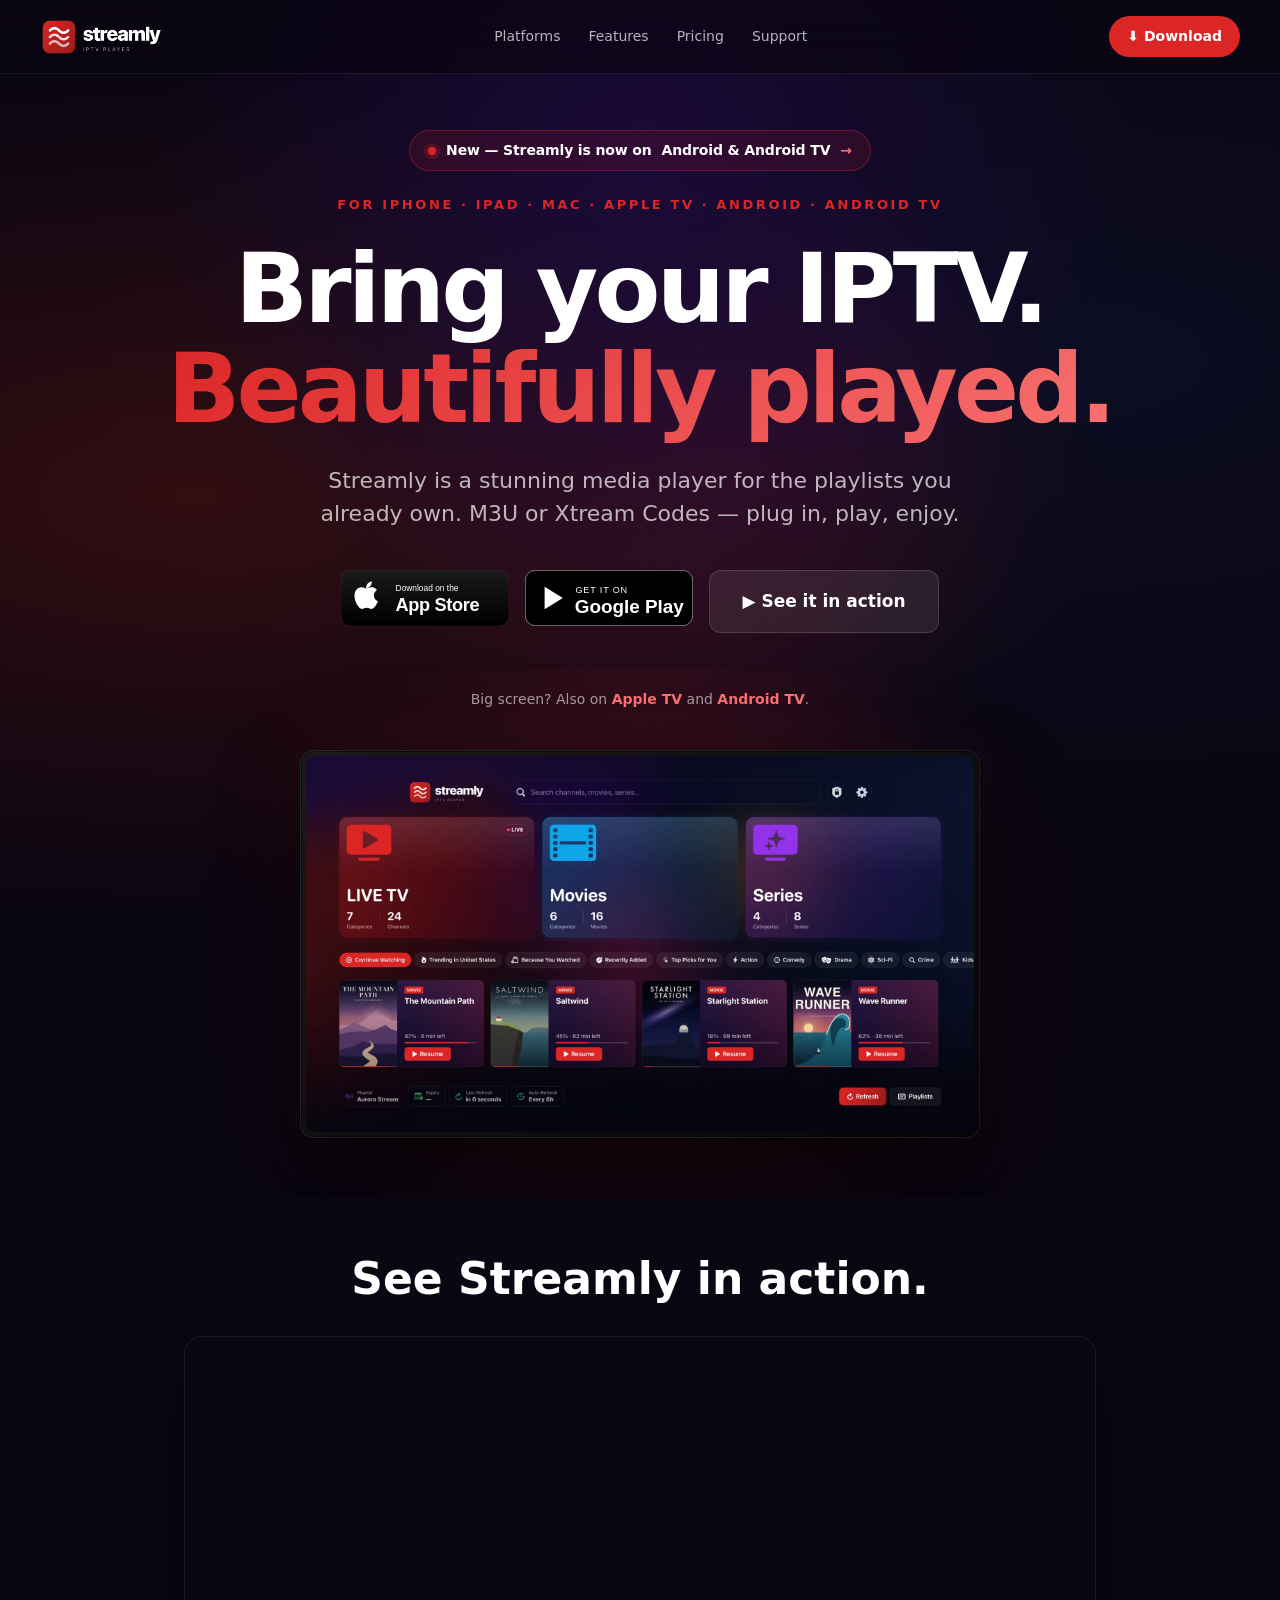
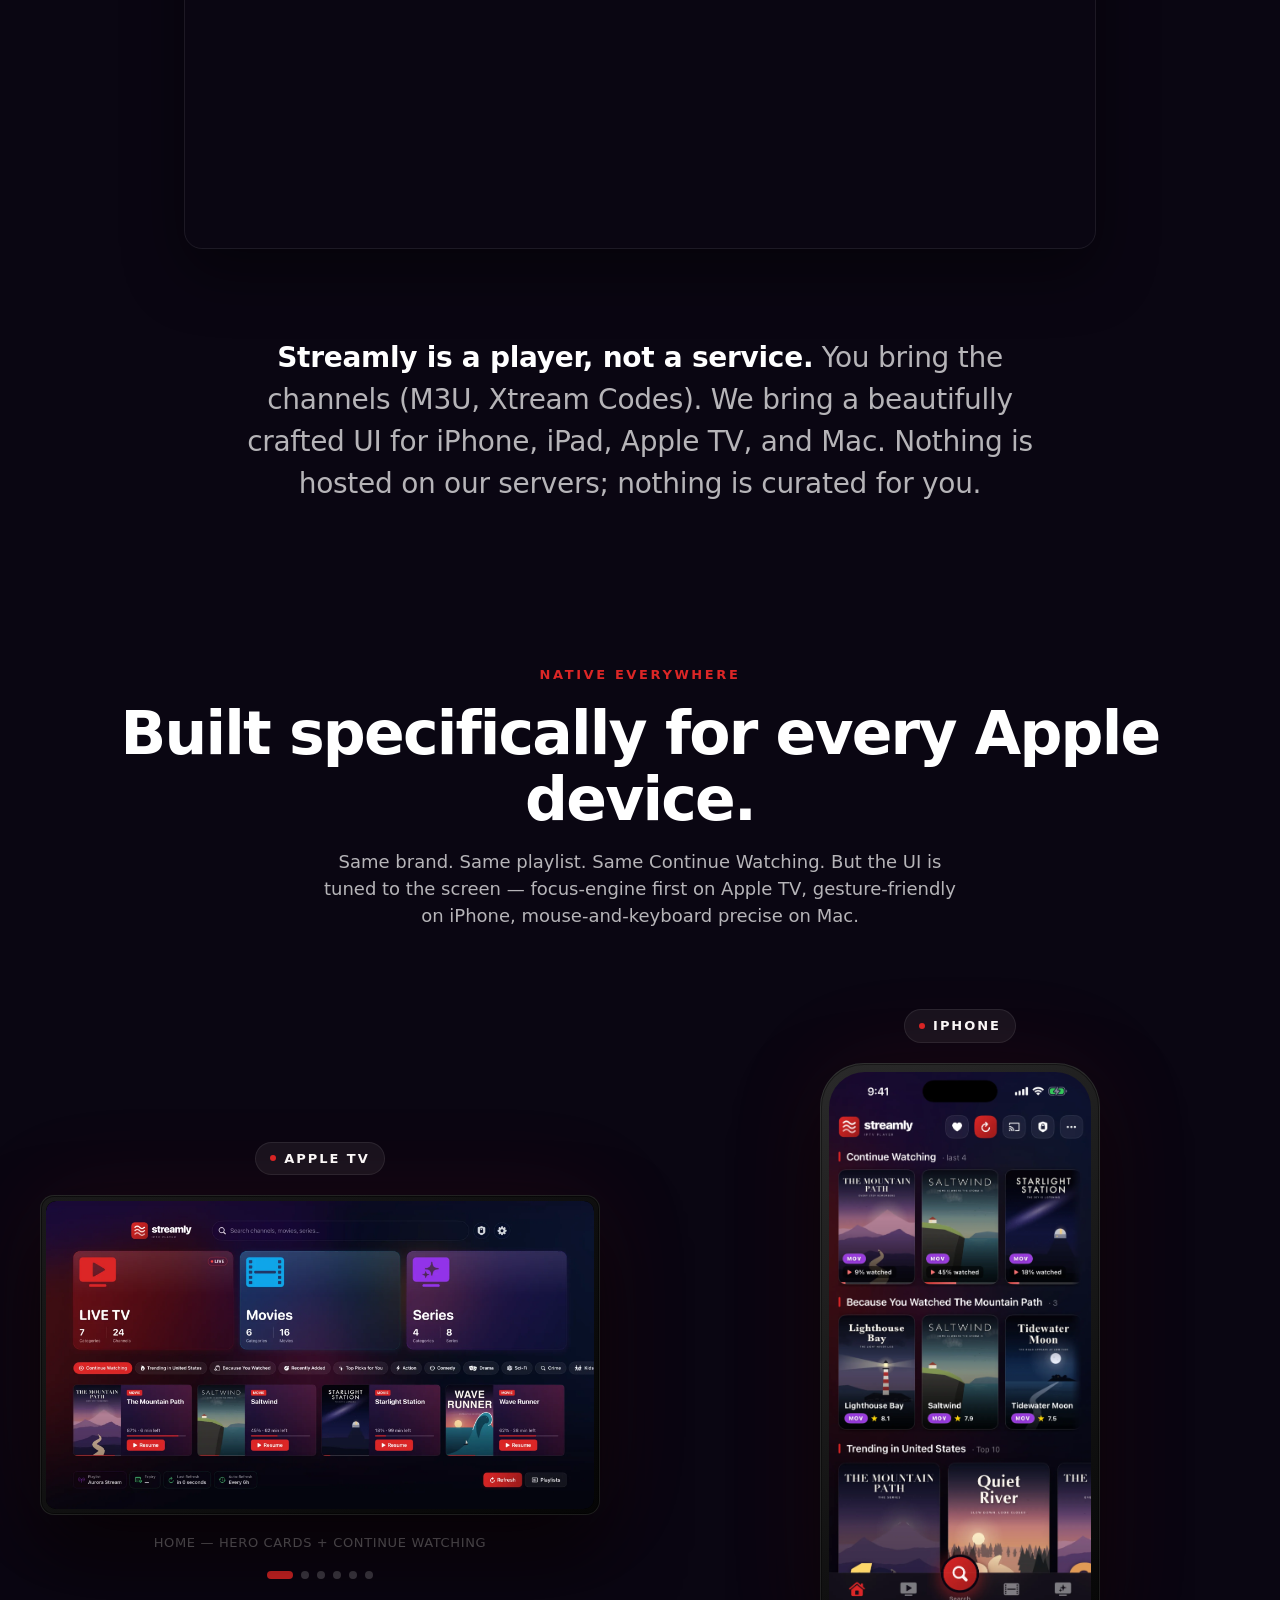
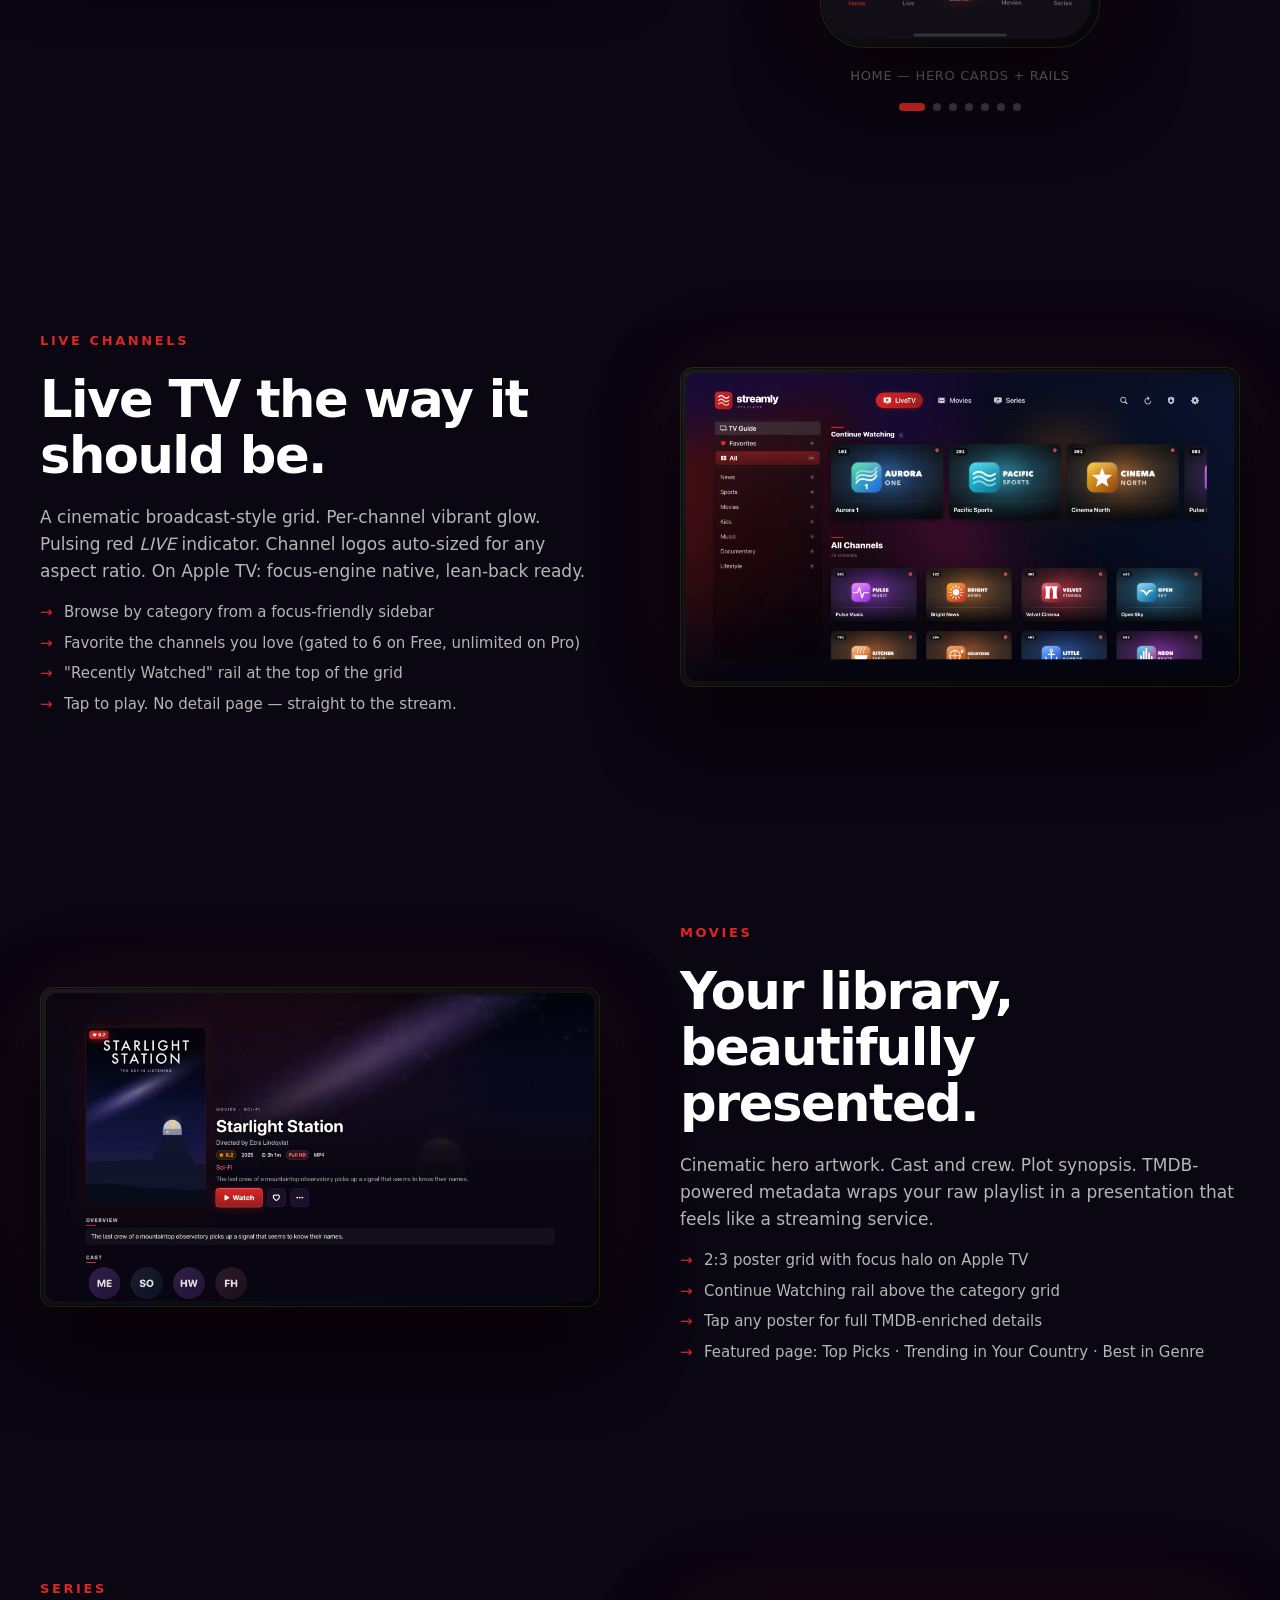
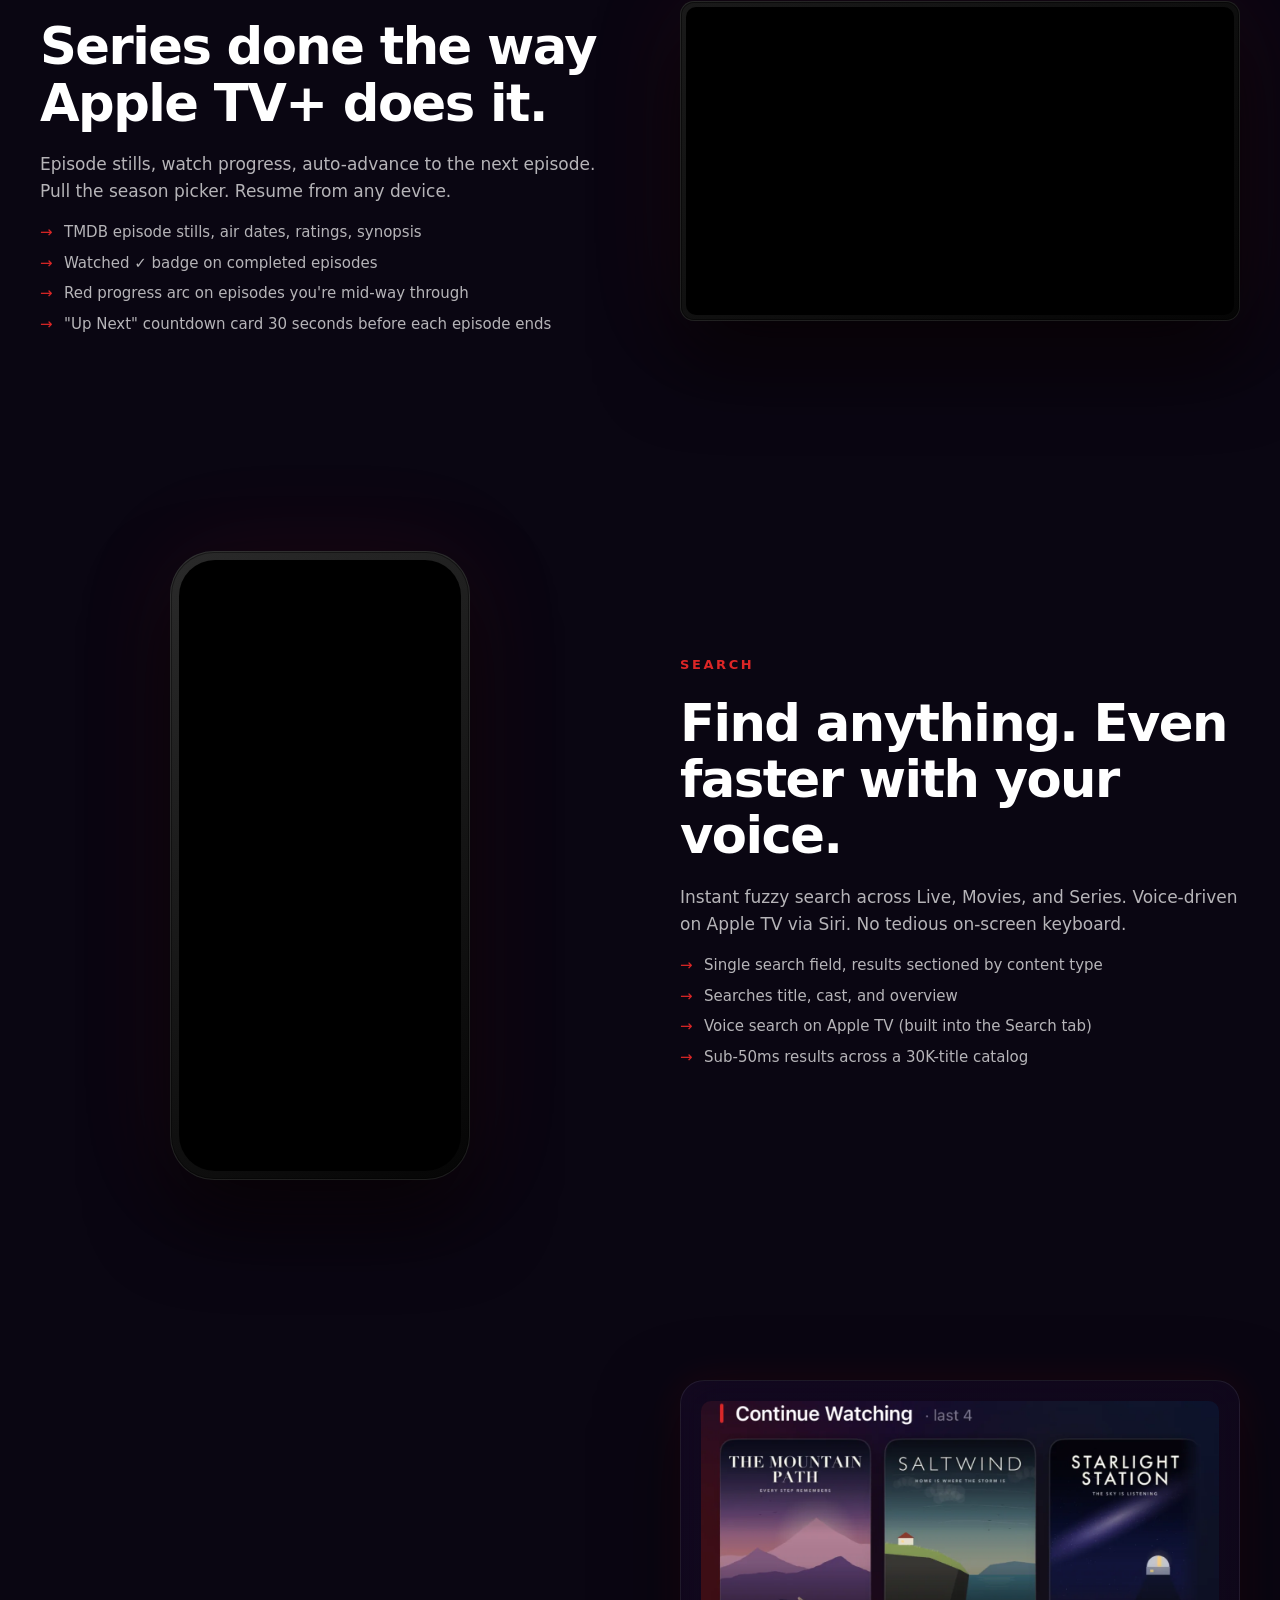
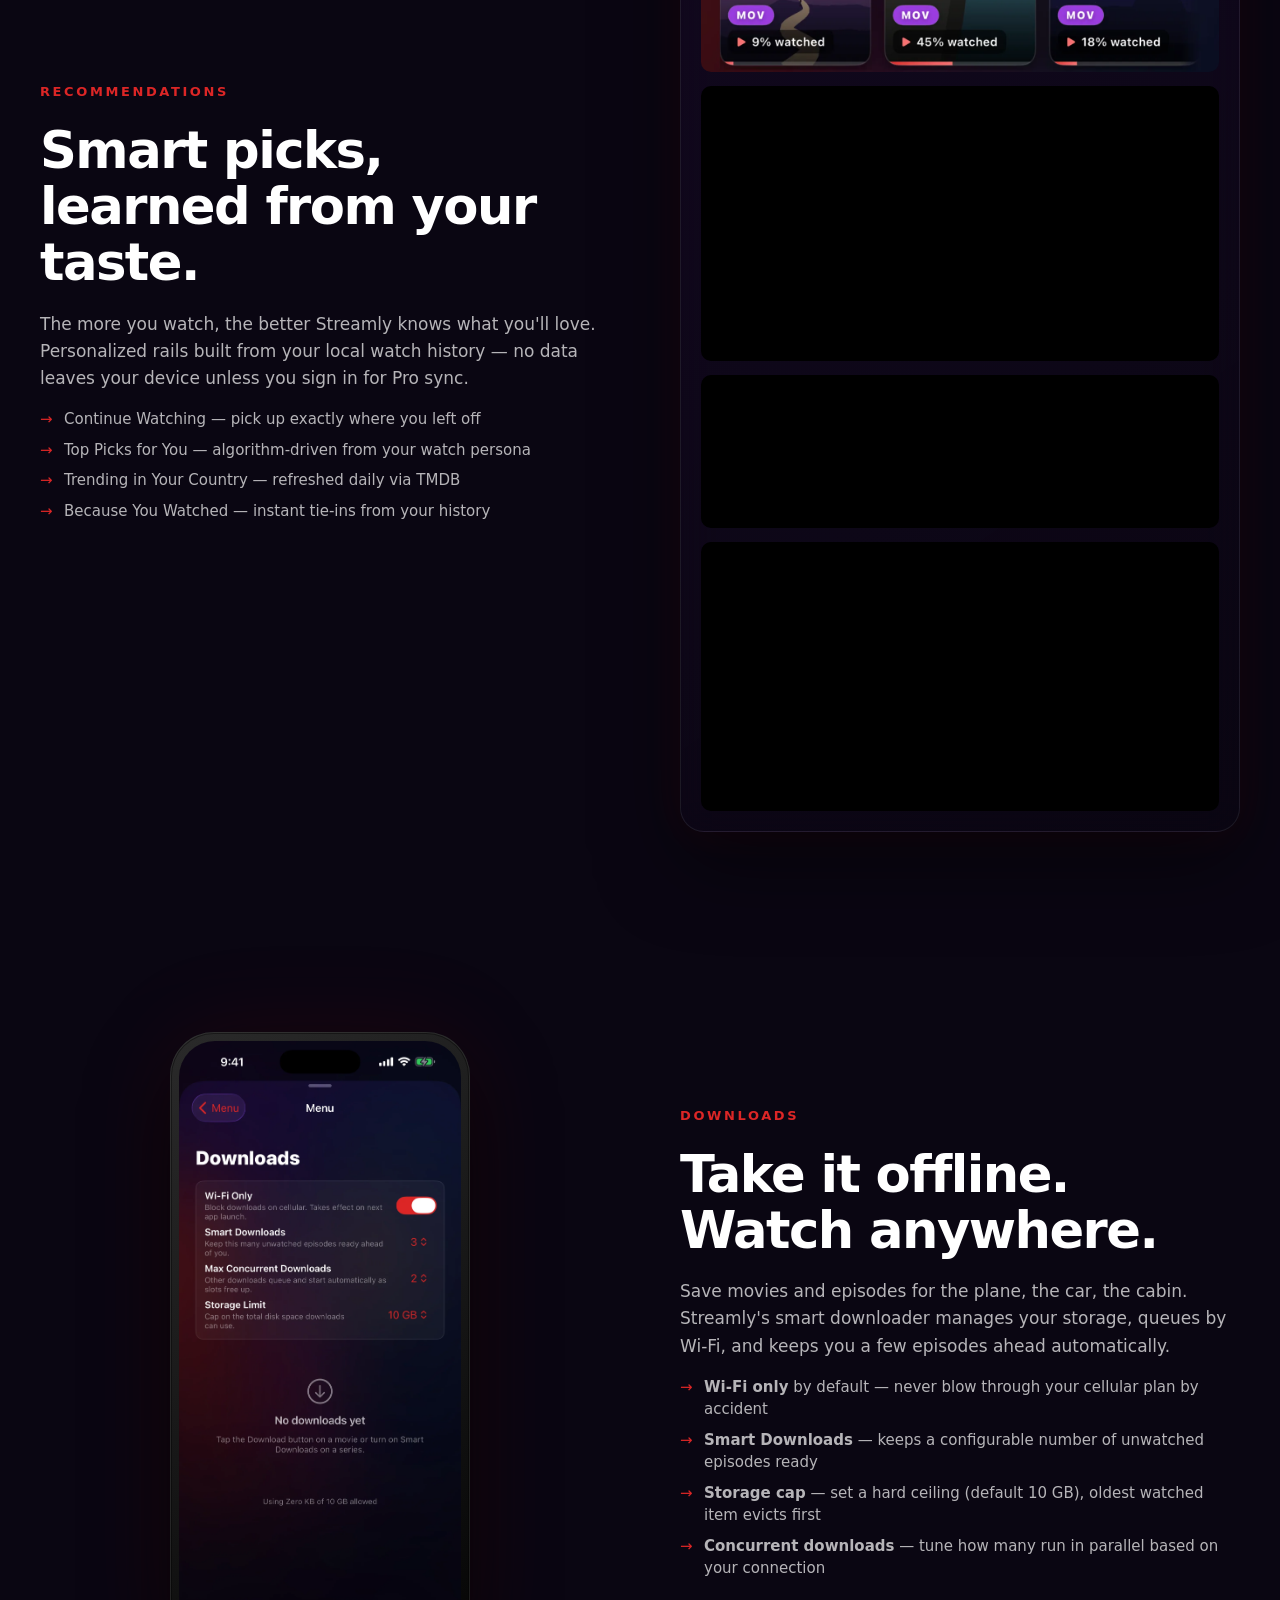
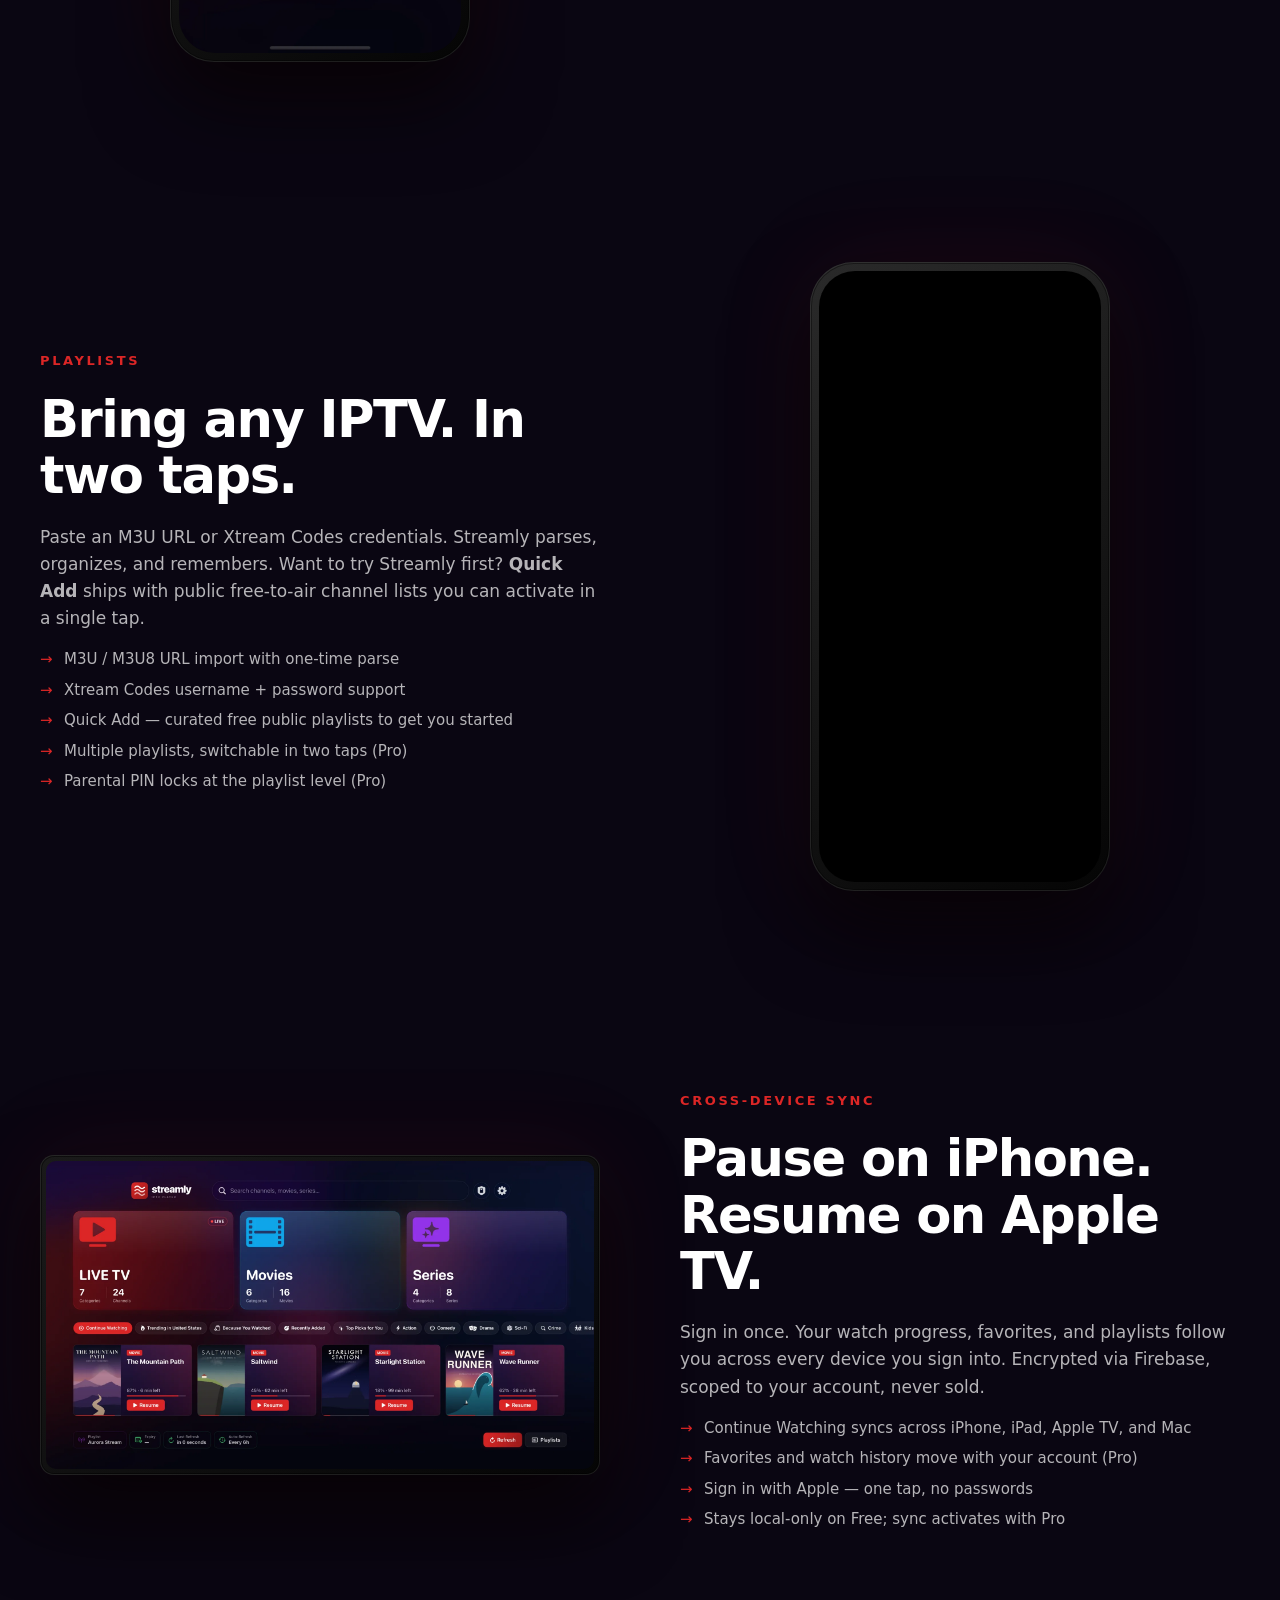
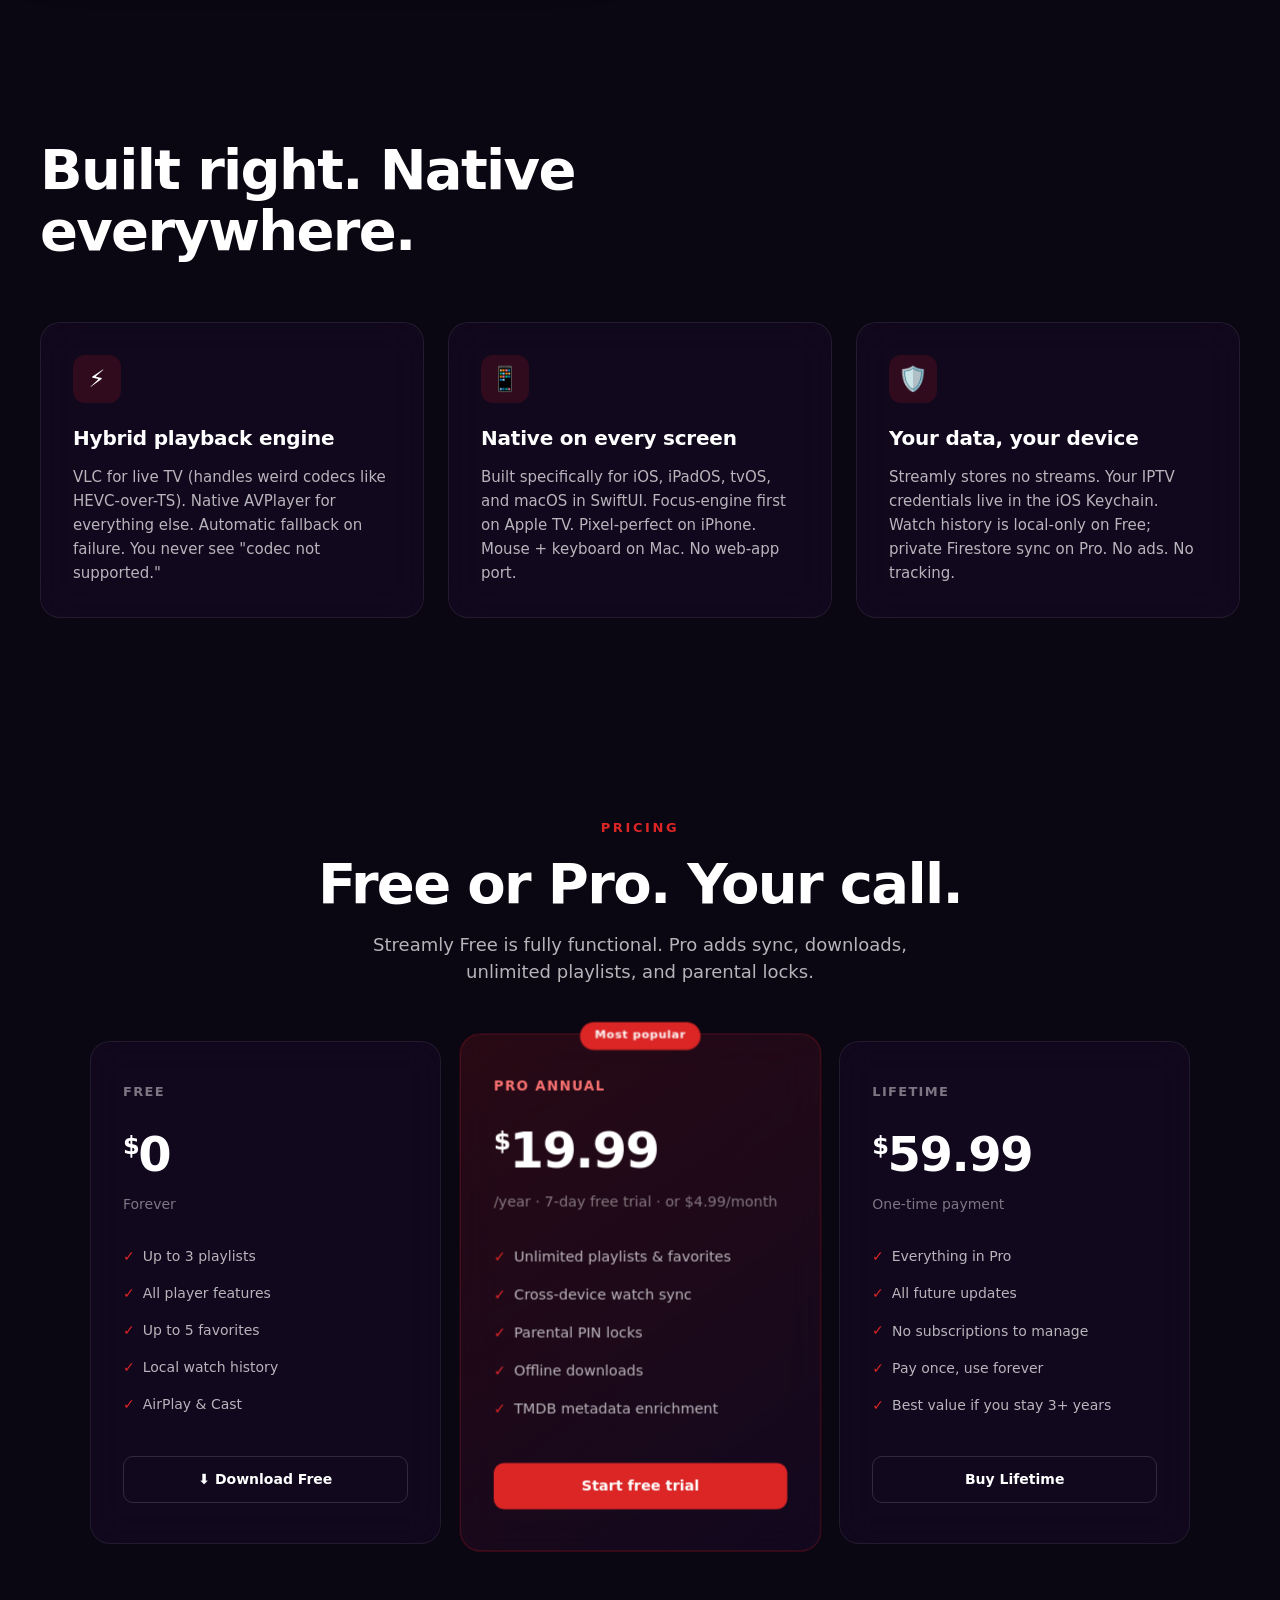
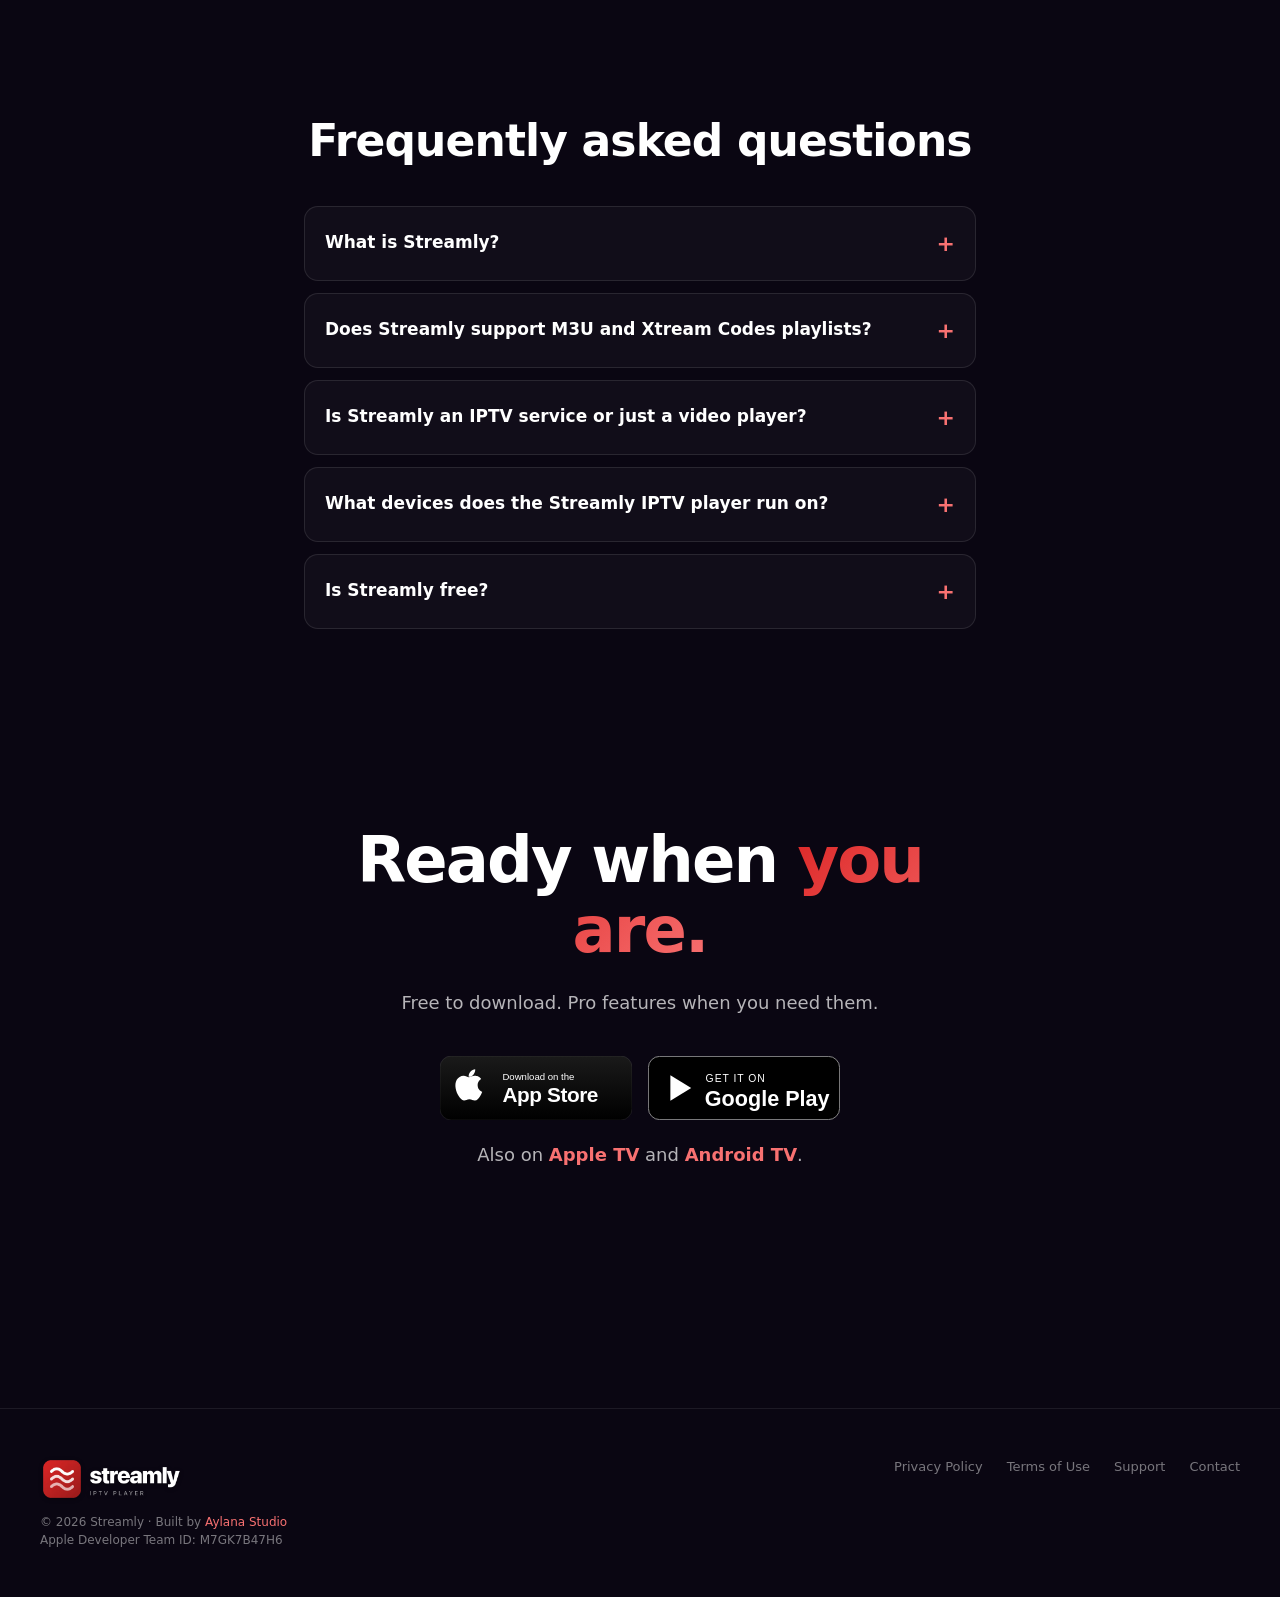
<file: index.html>
<!doctype html>
<html lang="en">
<head>
<meta charset="utf-8">
<meta name="viewport" content="width=device-width, initial-scale=1">
<title>Streamly: IPTV Player — M3U &amp; Xtream Codes Player</title>
<meta name="description" content="Streamly is an IPTV player &amp; video player for iPhone, iPad, Mac, Apple TV, Android &amp; Android TV. Bring your M3U or Xtream Codes playlist — we bring the player. Free to download.">
<meta name="keywords" content="IPTV player, M3U player, M3U8 player, Xtream Codes player, video player, media player, IPTV player Apple TV, IPTV player Android, live TV player">
<meta name="apple-mobile-web-app-title" content="Streamly">
<link rel="canonical" href="https://streamly-app.github.io/">
<meta name="robots" content="index, follow, max-image-preview:large, max-snippet:-1, max-video-preview:-1">
<meta property="og:title" content="Streamly: IPTV Player">
<meta property="og:description" content="A stunning IPTV player &amp; video player for iPhone, iPad, Apple TV, Mac, Android &amp; Android TV. Bring your M3U or Xtream playlist — we bring the player.">
<meta property="og:type" content="website">
<meta property="og:url" content="https://streamly-app.github.io/">
<meta property="og:image" content="https://streamly-app.github.io/assets/banners/streamly-og-1200x630.png">
<meta property="og:image:secure_url" content="https://streamly-app.github.io/assets/banners/streamly-og-1200x630.png">
<meta property="og:image:type" content="image/png">
<meta property="og:image:width" content="1200">
<meta property="og:image:height" content="630">
<meta property="og:image:alt" content="Streamly — your IPTV, beautifully played on iPhone, iPad, Mac & Apple TV">
<meta property="og:site_name" content="Streamly: IPTV Player">
<meta name="twitter:card" content="summary_large_image">
<meta name="twitter:title" content="Streamly: IPTV Player">
<meta name="twitter:description" content="Your IPTV, beautifully played. An IPTV &amp; video player for your M3U or Xtream playlist. iPhone, iPad, Mac, Apple TV, Android &amp; Android TV.">
<meta name="twitter:image" content="https://streamly-app.github.io/assets/banners/streamly-og-1200x630.png">
<meta name="twitter:image:alt" content="Streamly — your IPTV, beautifully played">
<meta name="apple-itunes-app" content="app-id=6769753335">
<meta name="theme-color" content="#0A0612">
<link rel="icon" type="image/png" sizes="256x256" href="assets/app-icon-256.png">
<link rel="apple-touch-icon" href="assets/app-icon-256.png">
<script type="application/ld+json">
{
  "@context": "https://schema.org",
  "@graph": [
    {
      "@type": "WebSite",
      "@id": "https://streamly-app.github.io/#website",
      "url": "https://streamly-app.github.io/",
      "name": "Streamly: IPTV Player",
      "inLanguage": "en"
    },
    {
      "@type": "SoftwareApplication",
      "@id": "https://streamly-app.github.io/#app",
      "name": "Streamly: IPTV Player",
      "alternateName": "Streamly — M3U & Xtream Codes Player",
      "operatingSystem": "iOS, iPadOS, macOS, tvOS, Android, Android TV",
      "applicationCategory": "MultimediaApplication",
      "keywords": "IPTV player, M3U player, M3U8 player, Xtream Codes player, video player, media player, playlist player, live TV player, IPTV player for Apple TV, IPTV player for Android",
      "url": "https://streamly-app.github.io/",
      "downloadUrl": [
        "https://apps.apple.com/app/id6769753335",
        "https://play.google.com/store/apps/details?id=com.streamly.iptv.app",
        "https://play.google.com/store/apps/details?id=com.streamly.iptv.tv"
      ],
      "image": "https://streamly-app.github.io/assets/banners/streamly-og-1200x630.png",
      "description": "Streamly is an IPTV player and video player for iPhone, iPad, Apple TV, Mac, Android, and Android TV. Bring your own M3U or Xtream Codes playlist and Streamly turns it into a clean, fast player — channel grid, posters, search, favorites, and Picture-in-Picture. Streamly does not host, sell, or provide any video content.",
      "author": { "@type": "Organization", "name": "Aylana Studio", "url": "https://aylanastudio.github.io" },
      "offers": {
        "@type": "AggregateOffer",
        "lowPrice": "0",
        "highPrice": "59.99",
        "priceCurrency": "USD",
        "offerCount": "4"
      }
    },
    {
      "@type": "FAQPage",
      "@id": "https://streamly-app.github.io/#faq",
      "mainEntity": [
        {
          "@type": "Question",
          "name": "What is Streamly?",
          "acceptedAnswer": { "@type": "Answer", "text": "Streamly is an IPTV player and media player for iPhone, iPad, Mac, Apple TV, Android, and Android TV. You bring your own M3U or Xtream Codes playlist and Streamly turns it into a fast, beautiful player with a channel grid, posters, search, and favorites." }
        },
        {
          "@type": "Question",
          "name": "Does Streamly support M3U and Xtream Codes playlists?",
          "acceptedAnswer": { "@type": "Answer", "text": "Yes. Paste an M3U or M3U8 playlist URL, or sign in with your Xtream Codes server, username, and password. Streamly works with any provider you already have a legal right to use." }
        },
        {
          "@type": "Question",
          "name": "Is Streamly an IPTV service or just a video player?",
          "acceptedAnswer": { "@type": "Answer", "text": "Streamly is a player only — like a video player or media player for your own playlist. It does not include, sell, or provide any channels or content; it simply plays the M3U or Xtream playlist you supply." }
        },
        {
          "@type": "Question",
          "name": "What devices does the Streamly IPTV player run on?",
          "acceptedAnswer": { "@type": "Answer", "text": "iPhone, iPad, Mac, and Apple TV via the App Store, plus Android phones, Android tablets, and Android TV via Google Play." }
        },
        {
          "@type": "Question",
          "name": "Is Streamly free?",
          "acceptedAnswer": { "@type": "Answer", "text": "Yes, Streamly is free to download and use. An optional Pro upgrade adds unlimited playlists, offline downloads, auto-refresh, multi-device sync, and PIN locks." }
        }
      ]
    }
  ]
}
</script>
<link rel="stylesheet" href="styles.css">
<style>
/* Page-specific styles */

/* Hero */
.hero {
  min-height: 100vh;
  display: flex; align-items: center; justify-content: center;
  padding: 130px 40px 60px;
  text-align: center;
  position: relative;
  overflow: hidden;
}
.hero-inner { max-width: 1100px; position: relative; z-index: 2; }
.hero .eyebrow { color: var(--accent); font-size: 13px; font-weight: 700; letter-spacing: 0.2em; text-transform: uppercase; margin-bottom: 24px; }
.hero h1 { font-size: clamp(48px, 8vw, 96px); font-weight: 800; letter-spacing: -0.04em; line-height: 1.05; margin-bottom: 24px; }
.hero h1 .accent {
  background: linear-gradient(135deg, var(--accent), #F87171);
  -webkit-background-clip: text; background-clip: text; -webkit-text-fill-color: transparent;
}
.hero p.sub { font-size: clamp(18px, 2vw, 22px); color: var(--text-2); max-width: 700px; margin: 0 auto 40px; line-height: 1.5; }
.hero .ctas { display: flex; gap: 16px; justify-content: center; flex-wrap: wrap; margin-bottom: 56px; }
.hero .hero-tv-wrap {
  display: flex; justify-content: center;
  position: relative;
  margin-top: 40px;
}
.hero .hero-tv-wrap::before {
  content: '';
  position: absolute;
  inset: -80px;
  background: radial-gradient(circle, rgba(220,38,38,0.18) 0%, transparent 60%);
  z-index: -1;
}

/* Intro */
.intro { padding: 80px 40px; max-width: 900px; margin: 0 auto; text-align: center; }
.intro p { font-size: clamp(20px, 2.2vw, 28px); color: var(--text-2); line-height: 1.5; letter-spacing: -0.01em; }
.intro p strong { color: var(--text); font-weight: 700; }

/* Platforms showcase — iPhone + Apple TV carousels side-by-side */
.platforms { padding: 80px 40px 120px; max-width: 1320px; margin: 0 auto; }
.platforms .header { text-align: center; margin-bottom: 80px; }
.platforms .header .eyebrow { color: var(--accent); font-size: 13px; font-weight: 700; letter-spacing: 0.2em; text-transform: uppercase; margin-bottom: 16px; }
.platforms .header h2 { font-size: clamp(36px, 5vw, 60px); font-weight: 800; letter-spacing: -0.03em; line-height: 1.1; margin-bottom: 16px; }
.platforms .header p { color: var(--text-2); font-size: 18px; max-width: 640px; margin: 0 auto; line-height: 1.5; }
.platforms .grid {
  display: grid;
  grid-template-columns: 1fr 1fr;
  gap: 80px;
  align-items: center;
}
.platforms .device-block { display: flex; flex-direction: column; align-items: center; gap: 20px; }
.platforms .device-block .label {
  display: inline-flex; align-items: center; gap: 8px;
  font-size: 13px; font-weight: 700; letter-spacing: 0.15em; text-transform: uppercase;
  color: var(--text);
  padding: 6px 14px;
  background: rgba(255,255,255,0.06);
  border: 1px solid var(--border);
  border-radius: 100px;
}
.platforms .device-block .label::before {
  content: ''; width: 6px; height: 6px; background: var(--accent); border-radius: 50%;
}
.platforms .phone-frame { max-width: 280px; }
.platforms .tv-frame    { max-width: 560px; }

/* Feature section visual side — centers the phone or TV */
section.feature-section .visual {
  display: flex; justify-content: center; align-items: center;
  position: relative;
  min-height: 500px;
}
section.feature-section .visual::before {
  content: '';
  position: absolute;
  inset: 20px;
  background: radial-gradient(circle at center, rgba(220,38,38,0.15) 0%, transparent 65%);
  z-index: -1;
  filter: blur(20px);
}
/* Apple TV mockup gets a wider visual area than the phone */
section.feature-section .visual.tv { min-height: 380px; }
section.feature-section .visual.tv .tv-frame { max-width: 620px; }

/* Why Streamly */
.why { padding: 100px 40px; }
.why .inner { max-width: 1200px; margin: 0 auto; }
.why h2 { font-size: clamp(36px, 5vw, 56px); font-weight: 800; letter-spacing: -0.03em; line-height: 1.1; max-width: 800px; margin-bottom: 60px; }
.why .grid { display: grid; grid-template-columns: repeat(3, 1fr); gap: 24px; }
.why-card { background: rgba(24,10,40,0.5); border: 1px solid var(--border); border-radius: 20px; padding: 32px; backdrop-filter: blur(20px); }
.why-card .icon { width: 48px; height: 48px; border-radius: 12px; background: rgba(220,38,38,0.15); display: flex; align-items: center; justify-content: center; font-size: 24px; margin-bottom: 20px; }
.why-card h3 { font-size: 20px; font-weight: 700; margin-bottom: 12px; letter-spacing: -0.01em; }
.why-card p { color: var(--text-2); font-size: 15px; line-height: 1.6; }

/* Pricing */
.pricing { padding: 100px 40px; }
.pricing .inner { max-width: 1200px; margin: 0 auto; }
.pricing .header { text-align: center; margin-bottom: 56px; }
.pricing .header .eyebrow { color: var(--accent); font-size: 13px; font-weight: 700; letter-spacing: 0.2em; text-transform: uppercase; margin-bottom: 16px; }
.pricing .header h2 { font-size: clamp(36px, 5vw, 56px); font-weight: 800; letter-spacing: -0.03em; line-height: 1.1; margin-bottom: 16px; }
.pricing .header p { color: var(--text-2); font-size: 18px; max-width: 600px; margin: 0 auto; }
.pricing .plans { display: grid; grid-template-columns: repeat(3, 1fr); gap: 24px; max-width: 1100px; margin: 0 auto; }
.plan { background: rgba(24,10,40,0.5); border: 1px solid var(--border); border-radius: 20px; padding: 40px 32px; backdrop-filter: blur(20px); display: flex; flex-direction: column; }
.plan.featured { background: linear-gradient(145deg, rgba(220,38,38,0.15), rgba(24,10,40,0.6)); border-color: rgba(220,38,38,0.3); transform: scale(1.03); position: relative; }
.plan.featured .badge { position: absolute; top: -12px; left: 50%; transform: translateX(-50%); background: var(--accent); color: white; padding: 5px 14px; border-radius: 100px; font-size: 11px; font-weight: 700; letter-spacing: 0.05em; }
.plan .name { font-size: 13px; font-weight: 700; letter-spacing: 0.1em; text-transform: uppercase; color: var(--text-3); margin-bottom: 16px; }
.plan.featured .name { color: var(--accent-light); }
.plan .price { font-size: 48px; font-weight: 800; letter-spacing: -0.03em; }
.plan .price .currency { font-size: 24px; vertical-align: super; }
.plan .period { color: var(--text-3); font-size: 14px; margin-top: 4px; margin-bottom: 24px; }
.plan ul { list-style: none; flex: 1; margin-bottom: 32px; }
.plan li { padding: 8px 0; font-size: 14px; color: var(--text-2); display: flex; gap: 8px; align-items: flex-start; }
.plan li::before { content: '✓'; color: var(--accent); flex-shrink: 0; }
.plan .cta { text-align: center; padding: 12px; border-radius: 10px; font-size: 14px; font-weight: 600; }
.plan .cta.outline { background: transparent; border: 1px solid var(--border-strong); color: var(--text); }
.plan .cta.solid { background: var(--accent); color: white; }

/* Bottom CTA */
.bottom-cta { padding: 120px 40px; text-align: center; max-width: 800px; margin: 0 auto; }
.bottom-cta h2 { font-size: clamp(36px, 5vw, 64px); font-weight: 800; letter-spacing: -0.03em; line-height: 1.1; margin-bottom: 24px; }
.bottom-cta h2 .accent { background: linear-gradient(135deg, var(--accent), var(--accent-light)); -webkit-background-clip: text; background-clip: text; -webkit-text-fill-color: transparent; }
.bottom-cta p { color: var(--text-2); font-size: 18px; margin-bottom: 40px; }

@media (max-width: 900px) {
  .platforms .grid { grid-template-columns: 1fr; gap: 60px; }
  .platforms .tv-frame { max-width: 100%; }
}
@media (max-width: 768px) {
  .hero { padding: 90px 20px 40px; }
  .intro { padding: 40px 20px; }
  .platforms { padding: 60px 20px 80px; }
  section.feature-section .visual { min-height: auto; }
  .phone-frame.hero-phone { max-width: 260px; transform: none; }
  .why { padding: 60px 20px; }
  .why .grid { grid-template-columns: 1fr; }
  .pricing { padding: 60px 20px; }
  .pricing .plans { grid-template-columns: 1fr; }
  .plan.featured { transform: none; }
  .bottom-cta { padding: 80px 20px; }
  .app-store-badge { height: 48px; }
  .phone-duo { min-height: 480px; }
  .phone-duo .phone-frame { max-width: 200px; }
  .phone-duo .phone-frame.back { transform: translate(-50px, -20px) rotate(-6deg); }
  .phone-duo .phone-frame.front { transform: translate(50px, 20px) rotate(4deg); }
}
/* Launch announcement pill — Apple TV now live on the App Store */
.hero .launch-pill {
  display: inline-flex; align-items: center; gap: 10px;
  margin-bottom: 24px; padding: 9px 18px; border-radius: 100px;
  background: rgba(220,38,38,0.12); border: 1px solid rgba(220,38,38,0.38);
  color: var(--text); font-size: 14px; font-weight: 600; letter-spacing: -0.01em;
  transition: transform .2s, background .2s, border-color .2s;
}
.hero .launch-pill:hover { transform: translateY(-1px); background: rgba(220,38,38,0.18); border-color: rgba(220,38,38,0.6); color: var(--text); }
.hero .launch-pill .dot { width: 8px; height: 8px; border-radius: 50%; background: var(--accent); box-shadow: 0 0 0 4px rgba(220,38,38,0.22); }
.hero .launch-pill strong { font-weight: 800; }
.hero .launch-pill .arrow { color: var(--accent-light); font-weight: 700; }
@media (max-width: 768px) { .hero .launch-pill { font-size: 13px; } }

/* Promo video */
.promo-video { max-width: 960px; margin: 0 auto; padding: 48px 24px 8px; text-align: center; }
.promo-video h2 { font-size: clamp(28px, 4vw, 44px); margin: 0 0 24px; }
.video-frame { position: relative; width: 100%; aspect-ratio: 16 / 9; border-radius: 18px; overflow: hidden; box-shadow: 0 24px 60px rgba(0,0,0,0.45); border: 1px solid rgba(255,255,255,0.08); }
.video-frame iframe { position: absolute; inset: 0; width: 100%; height: 100%; border: 0; }

/* Store badge row + TV apps sub-line */
.store-badges { display: inline-flex; gap: 16px; flex-wrap: wrap; justify-content: center; align-items: center; }
.store-subline { color: rgba(255,255,255,0.6); font-size: 14px; margin-top: 14px; }
.store-subline a { color: var(--accent-light); text-decoration: none; font-weight: 600; }
.store-subline a:hover { text-decoration: underline; }

/* FAQ */
.faq { max-width: 800px; margin: 0 auto; padding: 64px 24px; }
.faq h2 { font-size: clamp(28px, 4vw, 44px); text-align: center; margin: 0 0 32px; font-weight: 800; letter-spacing: -0.02em; }
.faq-list details { border: 1px solid rgba(255,255,255,0.10); border-radius: 14px; padding: 2px 20px; margin-bottom: 12px; background: rgba(255,255,255,0.03); }
.faq-list summary { cursor: pointer; font-size: 17px; font-weight: 700; padding: 18px 0; list-style: none; display: flex; justify-content: space-between; align-items: center; gap: 16px; }
.faq-list summary::-webkit-details-marker { display: none; }
.faq-list summary::after { content: "+"; color: var(--accent-light); font-weight: 700; font-size: 22px; }
.faq-list details[open] summary::after { content: "\2013"; }
.faq-list p { color: var(--text-2); font-size: 15px; line-height: 1.65; margin: 0 0 18px; }
</style>
</head>
<body>

<nav class="site-nav">
  <a href="/" class="logo-img" aria-label="Streamly home">
    <img src="assets/logo-horizontal.webp" alt="Streamly" width="1200" height="300">
  </a>
  <div class="nav-links">
    <a href="#platforms">Platforms</a>
    <a href="#features">Features</a>
    <a href="#pricing">Pricing</a>
    <a href="support.html">Support</a>
  </div>
  <a href="https://apps.apple.com/app/id6769753335" target="_blank" rel="noopener" class="cta">⬇ Download</a>
</nav>

<!-- ───────── HERO ───────── -->
<section class="hero">
  <div class="hero-inner">
    <a class="launch-pill" href="https://play.google.com/store/apps/details?id=com.streamly.iptv.app" target="_blank" rel="noopener">
      <span class="dot"></span> New — Streamly is now on <strong>Android &amp; Android&nbsp;TV</strong> <span class="arrow">→</span>
    </a>
    <div class="eyebrow">For iPhone · iPad · Mac · Apple TV · Android · Android TV</div>
    <h1>Bring your IPTV.<br/><span class="accent">Beautifully played.</span></h1>
    <p class="sub">Streamly is a stunning media player for the playlists you already own. M3U or Xtream Codes — plug in, play, enjoy.</p>
    <div class="ctas">
      <a href="https://apps.apple.com/app/id6769753335" target="_blank" rel="noopener" aria-label="Download on the App Store">
        <img src="assets/app-store-badge.svg" alt="Download on the App Store" class="app-store-badge">
      </a>
      <a href="https://play.google.com/store/apps/details?id=com.streamly.iptv.app" target="_blank" rel="noopener" aria-label="Get it on Google Play">
        <img src="assets/google-play-badge.svg" alt="Get it on Google Play" class="app-store-badge">
      </a>
      <a href="#video" class="btn secondary large">▶ See it in action</a>
    </div>
    <p class="store-subline">
      Big screen? Also on
      <a href="https://apps.apple.com/app/id6769753335" target="_blank" rel="noopener">Apple&nbsp;TV</a>
      and
      <a href="https://play.google.com/store/apps/details?id=com.streamly.iptv.tv" target="_blank" rel="noopener">Android&nbsp;TV</a>.
    </p>
    <div class="hero-tv-wrap">
      <div class="tv-frame large">
        <img src="assets/appletv-home.webp" alt="Streamly home screen on Apple TV" width="1920" height="1080" fetchpriority="high">
      </div>
    </div>
  </div>
</section>

<!-- ───────── PROMO VIDEO ───────── -->
<section class="promo-video" id="video">
  <h2>See Streamly <span class="accent">in action.</span></h2>
  <div class="video-frame">
    <iframe
      src="https://www.youtube-nocookie.com/embed/I27tet9113M"
      title="Streamly — promo video"
      loading="lazy"
      allow="accelerometer; autoplay; clipboard-write; encrypted-media; gyroscope; picture-in-picture; web-share"
      referrerpolicy="strict-origin-when-cross-origin"
      allowfullscreen></iframe>
  </div>
</section>

<!-- ───────── INTRO ───────── -->
<section class="intro">
  <p><strong>Streamly is a player, not a service.</strong> You bring the channels (M3U, Xtream Codes). We bring a beautifully crafted UI for iPhone, iPad, Apple TV, and Mac. Nothing is hosted on our servers; nothing is curated for you.</p>
</section>

<!-- ───────── PLATFORMS — IPHONE + APPLE TV CAROUSELS ───────── -->
<section class="platforms" id="platforms">
  <div class="header">
    <div class="eyebrow">Native everywhere</div>
    <h2>Built specifically for every Apple device.</h2>
    <p>Same brand. Same playlist. Same Continue Watching. But the UI is tuned to the screen — focus-engine first on Apple TV, gesture-friendly on iPhone, mouse-and-keyboard precise on Mac.</p>
  </div>
  <div class="grid">

    <!-- Apple TV carousel (larger, the showcase device) -->
    <div class="device-block">
      <div class="label">Apple TV</div>
      <div class="carousel-wrapper">
        <div class="tv-frame">
          <div class="carousel-track" data-carousel data-autoplay="5000">
            <img class="carousel-slide active" src="assets/appletv-home.webp"                    alt="Home"               data-caption="Home — hero cards + Continue Watching" width="1920" height="1080" loading="lazy" decoding="async">
            <img class="carousel-slide"        src="assets/appletv-livechannels.webp"            alt="Live Channels"      data-caption="Live Channels — broadcast-style grid" width="1920" height="1080" loading="lazy" decoding="async">
            <img class="carousel-slide"        src="assets/appletv-movies.webp"                  alt="Movies grid"        data-caption="Movies — category sidebar + poster grid" width="1920" height="1080" loading="lazy" decoding="async">
            <img class="carousel-slide"        src="assets/appletv-moviedetails.webp"            alt="Movie details"      data-caption="Movie details — cast, synopsis, Watch" width="1920" height="1080" loading="lazy" decoding="async">
            <img class="carousel-slide"        src="assets/appletv-series-continuewatching.webp" alt="Series Continue Watching" data-caption="Series — Continue Watching hero" width="1920" height="1080" loading="lazy" decoding="async">
            <img class="carousel-slide"        src="assets/appletv-series.webp"                  alt="Series Featured"    data-caption="Series — Trending in your country" width="1920" height="1080" loading="lazy" decoding="async">
          </div>
        </div>
        <div class="carousel-caption" data-carousel-caption></div>
        <div class="carousel-dots" data-carousel-dots></div>
      </div>
    </div>

    <!-- iPhone carousel -->
    <div class="device-block">
      <div class="label">iPhone</div>
      <div class="carousel-wrapper">
        <div class="phone-frame">
          <div class="carousel-track" data-carousel data-autoplay="4500">
            <img class="carousel-slide active" src="assets/iphone-home.webp"           alt="Home"           data-caption="Home — hero cards + rails" width="1242" height="2688" loading="lazy" decoding="async">
            <img class="carousel-slide"        src="assets/iphone-favorites.webp"      alt="Live Channels"  data-caption="Live Channels — channel grid" width="1290" height="2796" loading="lazy" decoding="async">
            <img class="carousel-slide"        src="assets/iphone-movies.webp"         alt="Movies"         data-caption="Movies — poster grid" width="1290" height="2796" loading="lazy" decoding="async">
            <img class="carousel-slide"        src="assets/iphone-movie-details.webp"  alt="Movie details"  data-caption="Movie details — TMDB-enriched" width="1290" height="2796" loading="lazy" decoding="async">
            <img class="carousel-slide"        src="assets/iphone-series-details.webp" alt="Series details" data-caption="Series details — episode picker" width="1290" height="2796" loading="lazy" decoding="async">
            <img class="carousel-slide"        src="assets/iphone-search.webp"         alt="Search"         data-caption="Advanced search — voice or text" width="1290" height="2796" loading="lazy" decoding="async">
            <img class="carousel-slide"        src="assets/iphone-playlists.webp"      alt="Playlists"      data-caption="Playlists — M3U or Xtream import" width="1290" height="2796" loading="lazy" decoding="async">
          </div>
        </div>
        <div class="carousel-caption" data-carousel-caption></div>
        <div class="carousel-dots" data-carousel-dots></div>
      </div>
    </div>

  </div>
</section>

<!-- ───────── LIVE CHANNELS ───────── -->
<section class="feature-section" id="features">
  <div class="inner">
    <div class="copy">
      <div class="eyebrow">Live channels</div>
      <h2>Live TV the way it should be.</h2>
      <p>A cinematic broadcast-style grid. Per-channel vibrant glow. Pulsing red <em>LIVE</em> indicator. Channel logos auto-sized for any aspect ratio. On Apple TV: focus-engine native, lean-back ready.</p>
      <ul>
        <li>Browse by category from a focus-friendly sidebar</li>
        <li>Favorite the channels you love (gated to 6 on Free, unlimited on Pro)</li>
        <li>"Recently Watched" rail at the top of the grid</li>
        <li>Tap to play. No detail page — straight to the stream.</li>
      </ul>
    </div>
    <div class="visual tv">
      <div class="tv-frame">
        <img src="assets/appletv-livechannels.webp" alt="Streamly live channels on Apple TV" width="1920" height="1080" loading="lazy" decoding="async">
      </div>
    </div>
  </div>
</section>

<!-- ───────── MOVIES ───────── -->
<section class="feature-section reverse">
  <div class="inner">
    <div class="copy">
      <div class="eyebrow">Movies</div>
      <h2>Your library, beautifully presented.</h2>
      <p>Cinematic hero artwork. Cast and crew. Plot synopsis. TMDB-powered metadata wraps your raw playlist in a presentation that feels like a streaming service.</p>
      <ul>
        <li>2:3 poster grid with focus halo on Apple TV</li>
        <li>Continue Watching rail above the category grid</li>
        <li>Tap any poster for full TMDB-enriched details</li>
        <li>Featured page: Top Picks · Trending in Your Country · Best in Genre</li>
      </ul>
    </div>
    <div class="visual tv">
      <div class="tv-frame">
        <img src="assets/appletv-moviedetails.webp" alt="Streamly movie details on Apple TV" width="1920" height="1080" loading="lazy" decoding="async">
      </div>
    </div>
  </div>
</section>

<!-- ───────── SERIES ───────── -->
<section class="feature-section">
  <div class="inner">
    <div class="copy">
      <div class="eyebrow">Series</div>
      <h2>Series done the way Apple TV+ does it.</h2>
      <p>Episode stills, watch progress, auto-advance to the next episode. Pull the season picker. Resume from any device.</p>
      <ul>
        <li>TMDB episode stills, air dates, ratings, synopsis</li>
        <li>Watched ✓ badge on completed episodes</li>
        <li>Red progress arc on episodes you're mid-way through</li>
        <li>"Up Next" countdown card 30 seconds before each episode ends</li>
      </ul>
    </div>
    <div class="visual tv">
      <div class="tv-frame">
        <img src="assets/appletv-series-continuewatching.webp" alt="Streamly series Continue Watching on Apple TV" width="1920" height="1080" loading="lazy" decoding="async">
      </div>
    </div>
  </div>
</section>

<!-- ───────── SEARCH ───────── -->
<section class="feature-section reverse">
  <div class="inner">
    <div class="copy">
      <div class="eyebrow">Search</div>
      <h2>Find anything. Even faster with your voice.</h2>
      <p>Instant fuzzy search across Live, Movies, and Series. Voice-driven on Apple TV via Siri. No tedious on-screen keyboard.</p>
      <ul>
        <li>Single search field, results sectioned by content type</li>
        <li>Searches title, cast, and overview</li>
        <li>Voice search on Apple TV (built into the Search tab)</li>
        <li>Sub-50ms results across a 30K-title catalog</li>
      </ul>
    </div>
    <div class="visual">
      <div class="phone-frame">
        <img src="assets/iphone-search.webp" alt="Streamly advanced search" width="1290" height="2796" loading="lazy" decoding="async">
      </div>
    </div>
  </div>
</section>

<!-- ───────── RECOMMENDATIONS ───────── -->
<section class="feature-section">
  <div class="inner">
    <div class="copy">
      <div class="eyebrow">Recommendations</div>
      <h2>Smart picks, learned from your taste.</h2>
      <p>The more you watch, the better Streamly knows what you'll love. Personalized rails built from your local watch history — no data leaves your device unless you sign in for Pro sync.</p>
      <ul>
        <li>Continue Watching — pick up exactly where you left off</li>
        <li>Top Picks for You — algorithm-driven from your watch persona</li>
        <li>Trending in Your Country — refreshed daily via TMDB</li>
        <li>Because You Watched — instant tie-ins from your history</li>
      </ul>
    </div>
    <div class="visual">
      <div class="rail-stack">
        <img src="assets/rail-continue-watching.webp" alt="Continue Watching rail" width="1260" height="370" loading="lazy" decoding="async">
        <img src="assets/rail-top-picks.webp" alt="Top Picks for You rail" width="1236" height="340" loading="lazy" decoding="async">
        <img src="assets/rail-trending.webp" alt="Trending in your country rail" width="1290" height="720" loading="lazy" decoding="async">
        <img src="assets/rail-because-you-watched.webp" alt="Because You Watched rail" width="1260" height="370" loading="lazy" decoding="async">
      </div>
    </div>
  </div>
</section>

<!-- ───────── DOWNLOADS (NEW) ───────── -->
<section class="feature-section reverse">
  <div class="inner">
    <div class="copy">
      <div class="eyebrow">Downloads</div>
      <h2>Take it offline. Watch anywhere.</h2>
      <p>Save movies and episodes for the plane, the car, the cabin. Streamly's smart downloader manages your storage, queues by Wi-Fi, and keeps you a few episodes ahead automatically.</p>
      <ul>
        <li><strong>Wi-Fi only</strong> by default — never blow through your cellular plan by accident</li>
        <li><strong>Smart Downloads</strong> — keeps a configurable number of unwatched episodes ready</li>
        <li><strong>Storage cap</strong> — set a hard ceiling (default 10 GB), oldest watched item evicts first</li>
        <li><strong>Concurrent downloads</strong> — tune how many run in parallel based on your connection</li>
      </ul>
    </div>
    <div class="visual">
      <div class="phone-frame">
        <img src="assets/iphone-offline.webp" alt="Streamly Downloads — download and watch offline" width="1290" height="2796" loading="lazy" decoding="async">
      </div>
    </div>
  </div>
</section>

<!-- ───────── PLAYLISTS + QUICK ADD ───────── -->
<section class="feature-section">
  <div class="inner">
    <div class="copy">
      <div class="eyebrow">Playlists</div>
      <h2>Bring any IPTV. In two taps.</h2>
      <p>Paste an M3U URL or Xtream Codes credentials. Streamly parses, organizes, and remembers. Want to try Streamly first? <strong>Quick Add</strong> ships with public free-to-air channel lists you can activate in a single tap.</p>
      <ul>
        <li>M3U / M3U8 URL import with one-time parse</li>
        <li>Xtream Codes username + password support</li>
        <li>Quick Add — curated free public playlists to get you started</li>
        <li>Multiple playlists, switchable in two taps (Pro)</li>
        <li>Parental PIN locks at the playlist level (Pro)</li>
      </ul>
    </div>
    <div class="visual">
      <div class="phone-frame">
        <img src="assets/iphone-playlists.webp" alt="Streamly playlist management on iPhone" width="1290" height="2796" loading="lazy" decoding="async">
      </div>
    </div>
  </div>
</section>

<!-- ───────── CROSS-DEVICE SYNC ───────── -->
<section class="feature-section reverse">
  <div class="inner">
    <div class="copy">
      <div class="eyebrow">Cross-device sync</div>
      <h2>Pause on iPhone. Resume on Apple TV.</h2>
      <p>Sign in once. Your watch progress, favorites, and playlists follow you across every device you sign into. Encrypted via Firebase, scoped to your account, never sold.</p>
      <ul>
        <li>Continue Watching syncs across iPhone, iPad, Apple TV, and Mac</li>
        <li>Favorites and watch history move with your account (Pro)</li>
        <li>Sign in with Apple — one tap, no passwords</li>
        <li>Stays local-only on Free; sync activates with Pro</li>
      </ul>
    </div>
    <div class="visual tv">
      <div class="tv-frame">
        <img src="assets/appletv-home.webp" alt="Streamly home on Apple TV showing the Pro cross-device sync banner" width="1920" height="1080" loading="lazy" decoding="async">
      </div>
    </div>
  </div>
</section>

<!-- ───────── WHY STREAMLY ───────── -->
<section class="why">
  <div class="inner">
    <h2>Built right. Native everywhere.</h2>
    <div class="grid">
      <div class="why-card">
        <div class="icon">⚡</div>
        <h3>Hybrid playback engine</h3>
        <p>VLC for live TV (handles weird codecs like HEVC-over-TS). Native AVPlayer for everything else. Automatic fallback on failure. You never see "codec not supported."</p>
      </div>
      <div class="why-card">
        <div class="icon">📱</div>
        <h3>Native on every screen</h3>
        <p>Built specifically for iOS, iPadOS, tvOS, and macOS in SwiftUI. Focus-engine first on Apple TV. Pixel-perfect on iPhone. Mouse + keyboard on Mac. No web-app port.</p>
      </div>
      <div class="why-card">
        <div class="icon">🛡️</div>
        <h3>Your data, your device</h3>
        <p>Streamly stores no streams. Your IPTV credentials live in the iOS Keychain. Watch history is local-only on Free; private Firestore sync on Pro. No ads. No tracking.</p>
      </div>
    </div>
  </div>
</section>

<!-- ───────── PRICING ───────── -->
<section class="pricing" id="pricing">
  <div class="inner">
    <div class="header">
      <div class="eyebrow">Pricing</div>
      <h2>Free or Pro. Your call.</h2>
      <p>Streamly Free is fully functional. Pro adds sync, downloads, unlimited playlists, and parental locks.</p>
    </div>
    <div class="plans">
      <div class="plan">
        <div class="name">Free</div>
        <div class="price"><span class="currency">$</span>0</div>
        <div class="period">Forever</div>
        <ul>
          <li>Up to 3 playlists</li>
          <li>All player features</li>
          <li>Up to 5 favorites</li>
          <li>Local watch history</li>
          <li>AirPlay & Cast</li>
        </ul>
        <a href="https://apps.apple.com/app/id6769753335" target="_blank" rel="noopener" class="cta outline">⬇ Download Free</a>
      </div>
      <div class="plan featured">
        <div class="badge">Most popular</div>
        <div class="name">Pro Annual</div>
        <div class="price"><span class="currency">$</span>19.99</div>
        <div class="period">/year · 7-day free trial · or $4.99/month</div>
        <ul>
          <li>Unlimited playlists & favorites</li>
          <li>Cross-device watch sync</li>
          <li>Parental PIN locks</li>
          <li>Offline downloads</li>
          <li>TMDB metadata enrichment</li>
        </ul>
        <a href="https://apps.apple.com/app/id6769753335" target="_blank" rel="noopener" class="cta solid">Start free trial</a>
      </div>
      <div class="plan">
        <div class="name">Lifetime</div>
        <div class="price"><span class="currency">$</span>59.99</div>
        <div class="period">One-time payment</div>
        <ul>
          <li>Everything in Pro</li>
          <li>All future updates</li>
          <li>No subscriptions to manage</li>
          <li>Pay once, use forever</li>
          <li>Best value if you stay 3+ years</li>
        </ul>
        <a href="https://apps.apple.com/app/id6769753335" target="_blank" rel="noopener" class="cta outline">Buy Lifetime</a>
      </div>
    </div>
  </div>
</section>

<!-- ───────── FAQ (keyword-rich + FAQPage schema) ───────── -->
<section class="faq" id="faq">
  <h2>Frequently asked <span class="accent">questions</span></h2>
  <div class="faq-list">
    <details>
      <summary>What is Streamly?</summary>
      <p>Streamly is an <strong>IPTV player</strong> and media player for iPhone, iPad, Mac, Apple&nbsp;TV, Android, and Android&nbsp;TV. You bring your own M3U or Xtream Codes playlist and Streamly turns it into a fast, beautiful player with a channel grid, posters, search, and favorites.</p>
    </details>
    <details>
      <summary>Does Streamly support M3U and Xtream Codes playlists?</summary>
      <p>Yes. Paste an <strong>M3U</strong> or <strong>M3U8</strong> playlist URL, or sign in with your <strong>Xtream Codes</strong> server, username, and password. Streamly works with any provider you already have a legal right to use.</p>
    </details>
    <details>
      <summary>Is Streamly an IPTV service or just a video player?</summary>
      <p>Streamly is a <strong>player only</strong> — like a video player or media player for your own playlist. It does not include, sell, or provide any channels or content; it simply plays the M3U or Xtream playlist you supply.</p>
    </details>
    <details>
      <summary>What devices does the Streamly IPTV player run on?</summary>
      <p>iPhone, iPad, Mac, and Apple&nbsp;TV via the App Store, plus Android phones, Android tablets, and Android&nbsp;TV via Google&nbsp;Play.</p>
    </details>
    <details>
      <summary>Is Streamly free?</summary>
      <p>Yes, Streamly is free to download and use. An optional Pro upgrade adds unlimited playlists, offline downloads, auto-refresh, multi-device sync, and PIN locks.</p>
    </details>
  </div>
</section>

<!-- ───────── BOTTOM CTA ───────── -->
<section class="bottom-cta">
  <h2>Ready when <span class="accent">you are.</span></h2>
  <p>Free to download. Pro features when you need them.</p>
  <div class="store-badges">
    <a href="https://apps.apple.com/app/id6769753335" target="_blank" rel="noopener" aria-label="Download on the App Store">
      <img src="assets/app-store-badge.svg" alt="Download on the App Store" class="app-store-badge" style="height: 64px;">
    </a>
    <a href="https://play.google.com/store/apps/details?id=com.streamly.iptv.app" target="_blank" rel="noopener" aria-label="Get it on Google Play">
      <img src="assets/google-play-badge.svg" alt="Get it on Google Play" class="app-store-badge" style="height: 64px;">
    </a>
  </div>
  <p class="store-subline">
    Also on
    <a href="https://apps.apple.com/app/id6769753335" target="_blank" rel="noopener">Apple&nbsp;TV</a>
    and
    <a href="https://play.google.com/store/apps/details?id=com.streamly.iptv.tv" target="_blank" rel="noopener">Android&nbsp;TV</a>.
  </p>
</section>

<!-- ───────── FOOTER ───────── -->
<footer class="site-footer">
  <div class="inner">
    <div class="brand">
      <a href="/" class="logo-img">
        <img src="assets/logo-horizontal.webp" alt="Streamly" width="1200" height="300">
      </a>
      <p>© 2026 Streamly · Built by <a href="https://aylanastudio.github.io">Aylana Studio</a><br/>Apple Developer Team ID: M7GK7B47H6</p>
    </div>
    <div class="links">
      <a href="privacy.html">Privacy Policy</a>
      <a href="terms.html">Terms of Use</a>
      <a href="support.html">Support</a>
      <a href="mailto:streamlyiptvpro@gmail.com">Contact</a>
    </div>
  </div>
</footer>

<script src="carousel.js" defer></script>
</body>
</html>
</file>
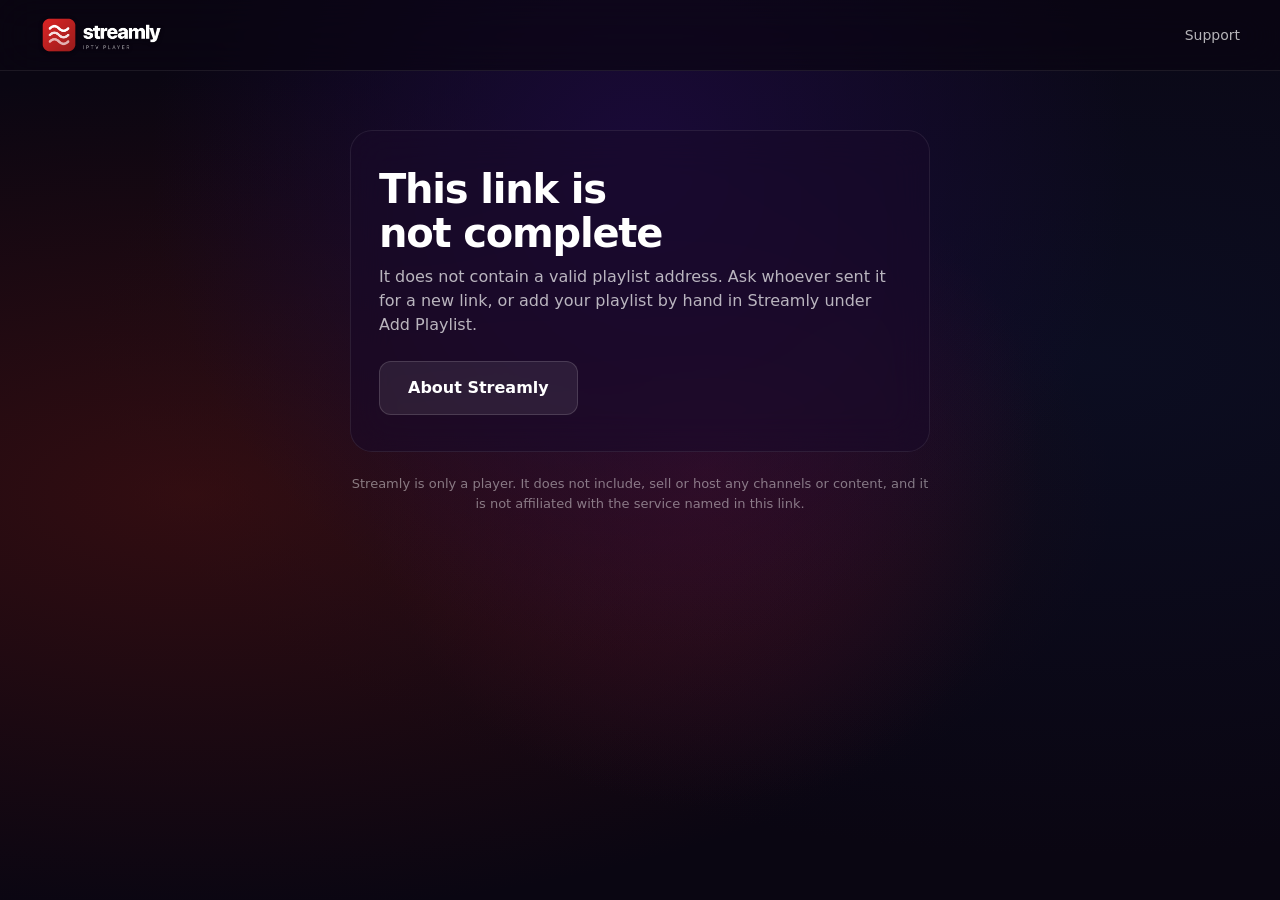
<file: add/index.html>
<!doctype html>
<html lang="en">
<head>
<meta charset="utf-8">
<meta name="viewport" content="width=device-width, initial-scale=1">
<title>Add to Streamly</title>
<meta name="description" content="Open this playlist in Streamly, the player for your own M3U and Xtream Codes playlists.">
<meta name="robots" content="noindex, nofollow">
<meta name="referrer" content="no-referrer">
<meta name="theme-color" content="#0A0612">
<link rel="icon" type="image/png" sizes="256x256" href="/assets/app-icon-256.png">
<link rel="stylesheet" href="/styles.css">
<style>
.add-wrap { max-width: 620px; margin: 0 auto; padding: 130px 20px 60px; }
.add-card { background: rgba(24,10,40,0.55); border: 1px solid var(--border); border-radius: 22px; padding: 36px 28px; backdrop-filter: blur(20px); }
.add-card h1 { font-size: clamp(28px, 6vw, 40px); font-weight: 800; letter-spacing: -0.03em; line-height: 1.1; margin-bottom: 10px; text-wrap: balance; }
.add-card .lede { color: var(--text-2); margin-bottom: 24px; }
.addr { display: flex; gap: 10px; align-items: center; background: rgba(0,0,0,0.35); border: 1px solid var(--border-strong); border-radius: 12px; padding: 12px 14px; margin-bottom: 8px; }
.addr code { flex: 1; min-width: 0; overflow-wrap: anywhere; font: 15px/1.4 ui-monospace, SFMono-Regular, Menlo, monospace; color: #fff; }
.addr button, .copy { flex: none; background: rgba(255,255,255,0.1); color: #fff; border: 1px solid var(--border-strong); border-radius: 9px; padding: 7px 12px; font: inherit; font-size: 13px; font-weight: 600; cursor: pointer; }
.hint { color: var(--text-3); font-size: 13px; margin-bottom: 26px; }
.steps { list-style: none; counter-reset: s; display: grid; gap: 18px; margin: 0 0 8px; }
.steps li { counter-increment: s; display: grid; grid-template-columns: 30px 1fr; gap: 12px; }
.steps li::before { content: counter(s); width: 30px; height: 30px; border-radius: 50%; background: var(--accent); display: grid; place-items: center; font-weight: 700; font-size: 14px; }
.steps h2 { font-size: 17px; font-weight: 700; margin-bottom: 6px; }
.steps p { color: var(--text-2); font-size: 15px; margin-bottom: 10px; }
.badges { display: flex; gap: 12px; flex-wrap: wrap; }
.badges img { height: 44px; display: block; }
.btn.open { display: inline-block; }
.by-hand { margin-top: 28px; border-top: 1px solid var(--border); padding-top: 20px; color: var(--text-2); font-size: 14px; }
.by-hand summary { cursor: pointer; font-weight: 600; color: #fff; }
.by-hand ol { margin: 12px 0 0 20px; display: grid; gap: 6px; }
.note { margin-top: 22px; color: var(--text-3); font-size: 13px; text-align: center; }
</style>
</head>
<body>

<nav class="site-nav">
  <a href="/" class="logo-img" aria-label="Streamly home"><img src="/assets/logo-horizontal.png" alt="Streamly"></a>
  <div class="nav-links"><a href="/support.html">Support</a></div>
</nav>

<main class="add-wrap">
  <div class="add-card" id="ok" hidden>
    <h1 id="title">Add this playlist to Streamly</h1>
    <p class="lede">Streamly is a player. It opens the playlist below so you can sign in with the details your provider gave you.</p>

    <div class="addr"><code id="address"></code><button type="button" id="copy">Copy</button></div>
    <p class="hint" id="kind"></p>

    <ol class="steps">
      <li><div>
        <h2>Get Streamly</h2>
        <p>Free on iPhone, iPad, Mac and Android. Already installed? Make sure it is up to date.</p>
        <div class="badges">
          <a href="https://apps.apple.com/app/id6769753335"><img src="/assets/app-store-badge.svg" alt="Download on the App Store"></a>
          <a href="https://play.google.com/store/apps/details?id=com.streamly.iptv.app"><img src="/assets/google-play-badge.svg" alt="Get it on Google Play"></a>
        </div>
      </div></li>
      <li><div>
        <h2>Open the playlist in Streamly</h2>
        <p>The app opens on Add Playlist with the address filled in. Type your own username and password there.</p>
        <a class="btn accent large open" id="open" href="#">Open in Streamly</a>
      </div></li>
    </ol>

    <details class="by-hand">
      <summary>The button does nothing?</summary>
      <ol>
        <li>Update Streamly from the store, then try the button again.</li>
        <li>Or add it by hand: open Streamly, choose Add Playlist, pick <span id="hand-kind"></span>, and paste the address above.</li>
        <li>On Apple TV and Android TV, add it by hand with the remote.</li>
      </ol>
    </details>
  </div>

  <div class="add-card" id="bad" hidden>
    <h1>This link is not complete</h1>
    <p class="lede">It does not contain a valid playlist address. Ask whoever sent it for a new link, or add your playlist by hand in Streamly under Add Playlist.</p>
    <a class="btn secondary" href="/">About Streamly</a>
  </div>

  <p class="note">Streamly is only a player. It does not include, sell or host any channels or content, and it is not affiliated with the service named in this link.</p>
</main>

<script src="link.js"></script>
<script>
(function () {
  var link = StreamlyLink.parse(new URLSearchParams(location.search));
  if (!link) { document.getElementById('bad').hidden = false; return; }
  document.getElementById('ok').hidden = false;
  if (link.name) {
    document.getElementById('title').textContent = 'Add ' + link.name + ' to Streamly';
    document.title = 'Add ' + link.name + ' to Streamly';
  }
  document.getElementById('address').textContent = link.address;
  var xtream = link.type === 'xtream';
  document.getElementById('kind').textContent = xtream ? 'Xtream Codes server address' : 'M3U playlist address';
  document.getElementById('hand-kind').textContent = xtream ? 'Xtream Codes' : 'M3U';
  document.getElementById('open').href = StreamlyLink.appUrl(link);
  var copy = document.getElementById('copy');
  copy.addEventListener('click', function () {
    var done = function () { copy.textContent = 'Copied'; setTimeout(function () { copy.textContent = 'Copy'; }, 1500); };
    if (navigator.clipboard) navigator.clipboard.writeText(link.address).then(done, function () {});
  });
})();
</script>
</body>
</html>
</file>
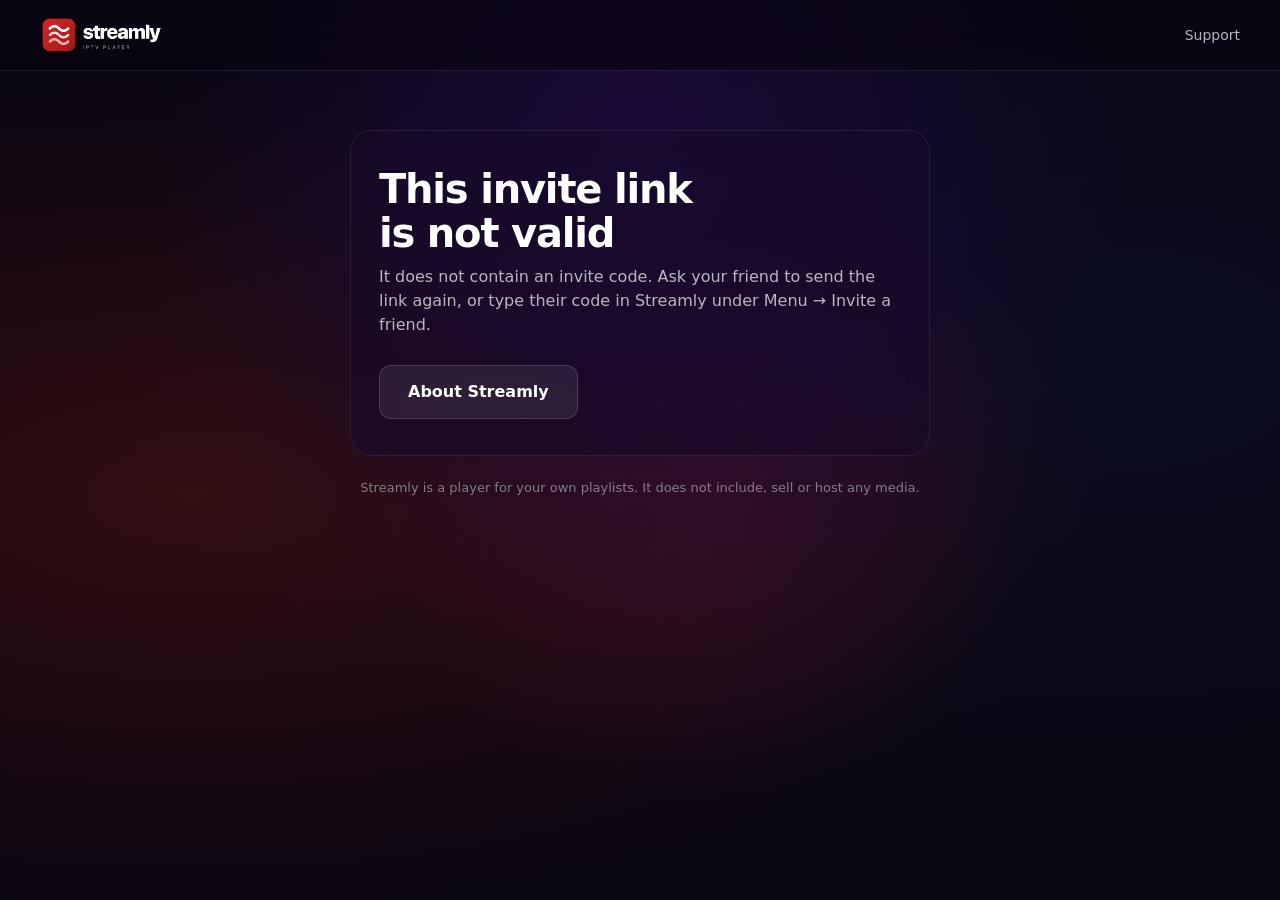
<file: invite/index.html>
<!doctype html>
<html lang="en">
<head>
<meta charset="utf-8">
<meta name="viewport" content="width=device-width, initial-scale=1">
<title>A friend invited you to Streamly</title>
<meta name="description" content="Install Streamly with this invite and you both get a free week of Pro.">
<meta name="robots" content="noindex, nofollow">
<meta name="referrer" content="no-referrer">
<meta name="theme-color" content="#0A0612">
<link rel="icon" type="image/png" sizes="256x256" href="/assets/app-icon-256.png">
<link rel="stylesheet" href="/styles.css">
<style>
.add-wrap { max-width: 620px; margin: 0 auto; padding: 130px 20px 60px; }
.add-card { background: rgba(24,10,40,0.55); border: 1px solid var(--border); border-radius: 22px; padding: 36px 28px; backdrop-filter: blur(20px); }
.add-card h1 { font-size: clamp(28px, 6vw, 40px); font-weight: 800; letter-spacing: -0.03em; line-height: 1.1; margin-bottom: 10px; text-wrap: balance; }
.add-card .lede { color: var(--text-2); margin-bottom: 28px; }
.addr { display: flex; gap: 10px; align-items: center; background: rgba(0,0,0,0.35); border: 1px solid var(--border-strong); border-radius: 12px; padding: 12px 14px; margin-bottom: 8px; }
.addr code { flex: 1; min-width: 0; font: 600 22px/1.3 ui-monospace, SFMono-Regular, Menlo, monospace; letter-spacing: 0.18em; color: #fff; user-select: all; -webkit-user-select: all; }
.addr button { flex: none; background: rgba(255,255,255,0.1); color: #fff; border: 1px solid var(--border-strong); border-radius: 9px; padding: 7px 12px; font: inherit; font-size: 13px; font-weight: 600; cursor: pointer; }
.hint { color: var(--text-3); font-size: 13px; }
.steps { list-style: none; counter-reset: s; display: grid; gap: 22px; margin: 0; }
.steps li { counter-increment: s; display: grid; grid-template-columns: 30px 1fr; gap: 12px; }
.steps li::before { content: counter(s); width: 30px; height: 30px; border-radius: 50%; background: var(--accent); display: grid; place-items: center; font-weight: 700; font-size: 14px; }
.steps h2 { font-size: 17px; font-weight: 700; margin-bottom: 6px; }
.steps p { color: var(--text-2); font-size: 15px; margin-bottom: 10px; }
.badges { display: flex; gap: 12px; flex-wrap: wrap; align-items: center; }
.badges a { order: 2; }
.badges a.first { order: 1; }
.badges img { height: 44px; display: block; }
.btn.open { display: inline-block; }
.by-hand { margin-top: 28px; border-top: 1px solid var(--border); padding-top: 20px; }
.by-hand h2 { font-size: 15px; font-weight: 600; margin-bottom: 10px; }
.note { margin-top: 22px; color: var(--text-3); font-size: 13px; text-align: center; }
</style>
</head>
<body>

<nav class="site-nav">
  <a href="/" class="logo-img" aria-label="Streamly home"><img src="/assets/logo-horizontal.png" alt="Streamly"></a>
  <div class="nav-links"><a href="/support.html">Support</a></div>
</nav>

<main class="add-wrap">
  <div class="add-card" id="ok" hidden>
    <h1>A friend invited you to Streamly</h1>
    <p class="lede">Install the app and you both get a free week of Pro.</p>

    <ol class="steps">
      <li><div>
        <h2>Get Streamly</h2>
        <p>Free on iPhone, iPad and Android.</p>
        <div class="badges">
          <a id="app-store" href="https://apps.apple.com/app/id6769753335?ct=invite&amp;mt=8"><img src="/assets/app-store-badge.svg" alt="Download on the App Store"></a>
          <a id="play" href="https://play.google.com/store/apps/details?id=com.streamly.iptv.app"><img src="/assets/google-play-badge.svg" alt="Get it on Google Play"></a>
        </div>
      </div></li>
      <li><div>
        <h2>Open your invite</h2>
        <p id="open-hint">Once Streamly is installed, come back to this page and tap the button. Already have the app? Tap it now.</p>
        <a class="btn accent large open" id="open" href="#">Open in Streamly</a>
      </div></li>
    </ol>

    <div class="by-hand">
      <h2>Or enter this code in the app: Menu → Invite a friend</h2>
      <div class="addr"><code id="code"></code><button type="button" id="copy">Copy</button></div>
      <p class="hint">The free week is for people new to Streamly, one invite per person.</p>
    </div>
  </div>

  <div class="add-card" id="bad" hidden>
    <h1>This invite link is not valid</h1>
    <p class="lede">It does not contain an invite code. Ask your friend to send the link again, or type their code in Streamly under Menu → Invite a friend.</p>
    <a class="btn secondary" href="/">About Streamly</a>
  </div>

  <p class="note">Streamly is a player for your own playlists. It does not include, sell or host any media.</p>
</main>

<script src="invite.js"></script>
<script>
(function () {
  var code = StreamlyInvite.parse(new URLSearchParams(location.search));
  if (!code) { document.getElementById('bad').hidden = false; return; }
  document.getElementById('ok').hidden = false;

  document.getElementById('code').textContent = code;
  document.getElementById('open').href = StreamlyInvite.appUrl(code);
  document.getElementById('app-store').href = StreamlyInvite.appStoreUrl();
  document.getElementById('play').href = StreamlyInvite.playUrl(code);

  var platform = StreamlyInvite.platform(navigator.userAgent, navigator.maxTouchPoints || 0);
  if (platform === 'android') {
    document.getElementById('play').className = 'first';
    document.getElementById('open-hint').textContent = 'Installed from the button above? Streamly picks up your invite by itself. Already have the app? Tap the button.';
  } else {
    document.getElementById('app-store').className = 'first';
  }

  var copy = document.getElementById('copy');
  copy.addEventListener('click', function () {
    var done = function () { copy.textContent = 'Copied'; setTimeout(function () { copy.textContent = 'Copy'; }, 1500); };
    if (navigator.clipboard) navigator.clipboard.writeText(code).then(done, function () {});
  });
})();
</script>
</body>
</html>
</file>
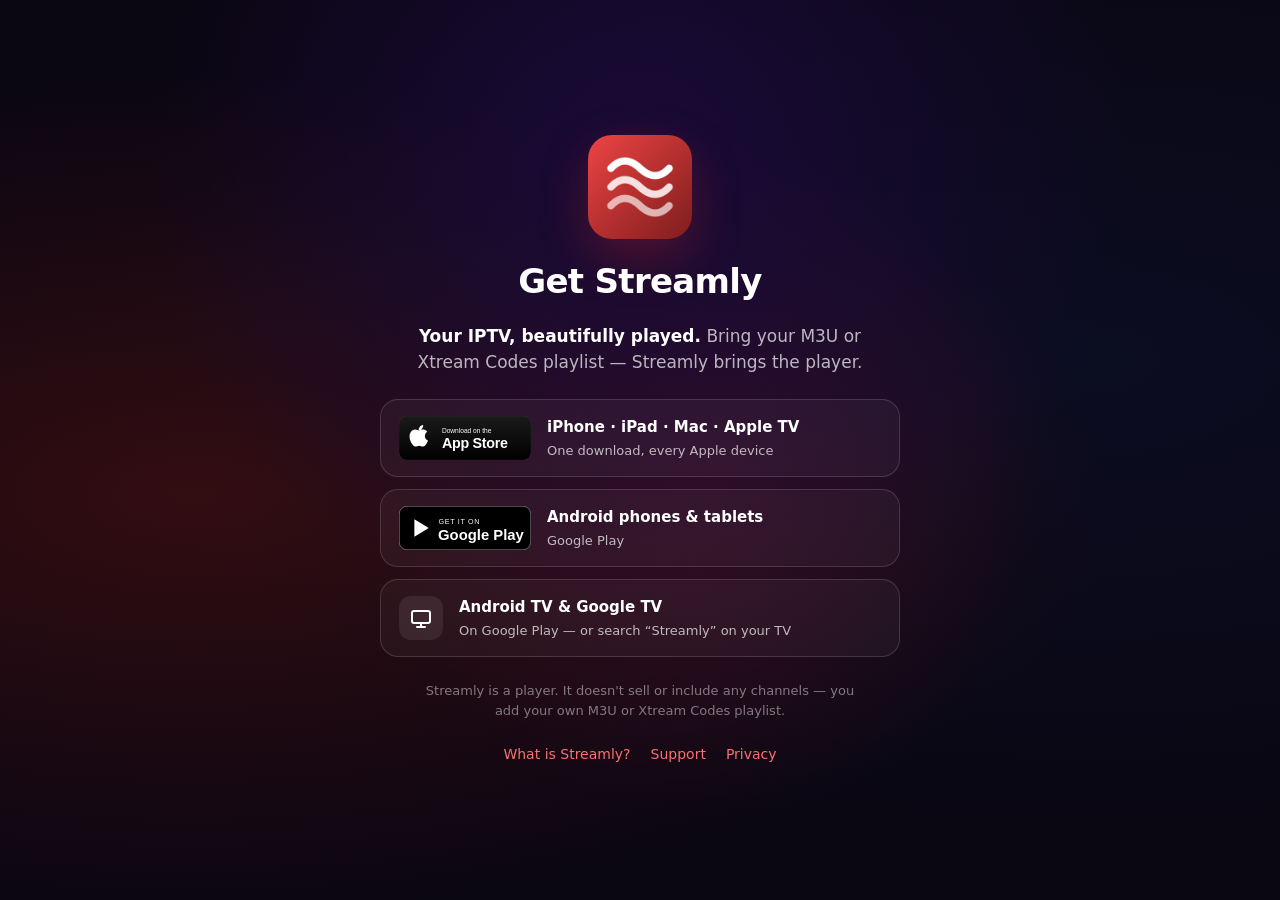
<file: get.html>
<!doctype html>
<html lang="en">
<head>
<meta charset="utf-8">
<meta name="viewport" content="width=device-width, initial-scale=1">
<title>Get Streamly — IPTV Player for iPhone, iPad, Mac, Apple TV &amp; Android</title>
<meta name="description" content="Download Streamly, the IPTV player for your own M3U or Xtream Codes playlist. On the App Store for iPhone, iPad, Mac and Apple TV, and on Google Play for Android phones, tablets and Android TV.">
<link rel="canonical" href="https://streamly-app.github.io/get">
<meta name="robots" content="index, follow, max-image-preview:large">
<!-- The link the apps share. These tags are the preview card that messaging
     and social apps draw from it, so they have to stand on their own. -->
<meta property="og:title" content="Streamly: IPTV Player">
<meta property="og:description" content="Your IPTV, beautifully played. Bring your M3U or Xtream playlist — Streamly brings the player. iPhone, iPad, Mac, Apple TV, Android &amp; Android TV.">
<meta property="og:type" content="website">
<meta property="og:url" content="https://streamly-app.github.io/get">
<meta property="og:image" content="https://streamly-app.github.io/assets/banners/streamly-og-1200x630.png">
<meta property="og:image:secure_url" content="https://streamly-app.github.io/assets/banners/streamly-og-1200x630.png">
<meta property="og:image:type" content="image/png">
<meta property="og:image:width" content="1200">
<meta property="og:image:height" content="630">
<meta property="og:image:alt" content="Streamly — your IPTV, beautifully played, on iPhone, iPad, Mac, Apple TV and Android">
<meta property="og:site_name" content="Streamly: IPTV Player">
<meta name="twitter:card" content="summary_large_image">
<meta name="twitter:title" content="Streamly: IPTV Player">
<meta name="twitter:description" content="Your IPTV, beautifully played. Bring your M3U or Xtream playlist — Streamly brings the player.">
<meta name="twitter:image" content="https://streamly-app.github.io/assets/banners/streamly-og-1200x630.png">
<meta name="twitter:image:alt" content="Streamly — your IPTV, beautifully played">
<meta name="apple-itunes-app" content="app-id=6769753335">
<meta name="theme-color" content="#0A0612">
<link rel="icon" type="image/png" sizes="256x256" href="assets/app-icon-256.png">
<link rel="apple-touch-icon" href="assets/app-icon-256.png">
<link rel="stylesheet" href="styles.css">
<style>
.get {
  min-height: 100vh;
  display: flex; align-items: center; justify-content: center;
  padding: 48px 20px;
}
.get-card {
  width: 100%; max-width: 520px;
  display: flex; flex-direction: column; align-items: center; gap: 24px;
  text-align: center;
}
.get-icon { width: 104px; height: 104px; border-radius: 24px; box-shadow: 0 18px 48px rgba(220,38,38,0.28); }
.get h1 { font-size: 34px; font-weight: 800; letter-spacing: -0.02em; line-height: 1.1; text-wrap: balance; }
.get .tagline { color: var(--text-2); font-size: 17px; line-height: 1.5; max-width: 30em; text-wrap: balance; }
.get .tagline strong { color: var(--text); }
.stores { width: 100%; display: flex; flex-direction: column; gap: 12px; }
.store {
  display: flex; align-items: center; gap: 16px;
  padding: 16px 18px; border-radius: 18px;
  background: rgba(255,255,255,0.04); border: 1px solid var(--border-strong);
  color: var(--text); text-align: left;
  transition: background 0.15s, border-color 0.15s, transform 0.15s;
}
.store:hover { background: rgba(255,255,255,0.08); color: var(--text); transform: translateY(-1px); }
.store.recommended { border-color: rgba(220,38,38,0.7); background: rgba(220,38,38,0.10); }
.store img { height: 44px; width: auto; flex-shrink: 0; }
.store .meta { display: flex; flex-direction: column; gap: 2px; min-width: 0; }
.store .for { font-size: 15px; font-weight: 700; }
.store .how { font-size: 13px; color: var(--text-2); }
.store .pill {
  display: none; align-self: flex-start; margin-bottom: 4px;
  font-size: 10.5px; font-weight: 700; letter-spacing: 0.08em; text-transform: uppercase;
  color: #fff; background: var(--accent); padding: 3px 9px; border-radius: 999px;
}
.store.recommended .pill { display: inline-block; }
.tv-mark {
  height: 44px; width: 44px; border-radius: 12px; flex-shrink: 0;
  display: flex; align-items: center; justify-content: center;
  background: rgba(255,255,255,0.08); color: var(--text);
}
.get .note { font-size: 13px; color: var(--text-3); max-width: 34em; line-height: 1.5; }
.get .links { display: flex; gap: 20px; font-size: 14px; flex-wrap: wrap; justify-content: center; }
@media (max-width: 420px) {
  .get h1 { font-size: 28px; }
  .store { gap: 12px; padding: 14px; }
  .store img { height: 36px; }
}
</style>
</head>
<body>
<main class="get">
  <div class="get-card">
    <img class="get-icon" src="assets/app-icon-256.png" alt="Streamly app icon" width="104" height="104">
    <h1>Get Streamly</h1>
    <p class="tagline"><strong>Your IPTV, beautifully played.</strong> Bring your M3U or Xtream Codes playlist — Streamly brings the player.</p>

    <div class="stores" id="stores">
      <a class="store" id="store-apple" href="https://apps.apple.com/app/id6769753335" target="_blank" rel="noopener">
        <img src="assets/app-store-badge.svg" alt="Download on the App Store">
        <span class="meta">
          <span class="pill">For you</span>
          <span class="for">iPhone · iPad · Mac · Apple TV</span>
          <span class="how">One download, every Apple device</span>
        </span>
      </a>
      <a class="store" id="store-play" href="https://play.google.com/store/apps/details?id=com.streamly.iptv.app&amp;referrer=utm_source%3Dstreamly_get%26utm_medium%3Dshare" target="_blank" rel="noopener">
        <img src="assets/google-play-badge.svg" alt="Get it on Google Play">
        <span class="meta">
          <span class="pill">For you</span>
          <span class="for">Android phones &amp; tablets</span>
          <span class="how">Google Play</span>
        </span>
      </a>
      <a class="store" id="store-androidtv" href="https://play.google.com/store/apps/details?id=com.streamly.iptv.tv&amp;referrer=utm_source%3Dstreamly_get%26utm_medium%3Dshare" target="_blank" rel="noopener">
        <span class="tv-mark" aria-hidden="true">
          <svg width="24" height="24" viewBox="0 0 24 24" fill="none" stroke="currentColor" stroke-width="2" stroke-linecap="round" stroke-linejoin="round"><rect x="3" y="5" width="18" height="12" rx="2"></rect><path d="M8 21h8"></path><path d="M12 17v4"></path></svg>
        </span>
        <span class="meta">
          <span class="pill">For you</span>
          <span class="for">Android TV &amp; Google TV</span>
          <span class="how">On Google Play — or search “Streamly” on your TV</span>
        </span>
      </a>
    </div>

    <p class="note">Streamly is a player. It doesn't sell or include any channels — you add your own M3U or Xtream Codes playlist.</p>
    <nav class="links" aria-label="More">
      <a href="index.html">What is Streamly?</a>
      <a href="support.html">Support</a>
      <a href="privacy.html">Privacy</a>
    </nav>
  </div>
</main>
<script>
// Lead with the store for the device the link was opened on. Every store
// stays listed: the person may be choosing for another device.
(function () {
  var ua = navigator.userAgent || "";
  var isAndroidTV = /Android/i.test(ua) && /(\bTV\b|AFT|BRAVIA|SMART-TV|GoogleTV)/i.test(ua);
  var isAndroid = /Android/i.test(ua);
  // iPadOS reports itself as a Mac; touch points tell them apart.
  var isApple = /iPhone|iPad|iPod|Macintosh|AppleTV/i.test(ua);
  var pick = isAndroidTV ? "store-androidtv" : isAndroid ? "store-play" : isApple ? "store-apple" : null;
  if (!pick) return;
  var el = document.getElementById(pick);
  var list = document.getElementById("stores");
  if (!el || !list) return;
  el.classList.add("recommended");
  list.insertBefore(el, list.firstChild);
})();
</script>
</body>
</html>
</file>
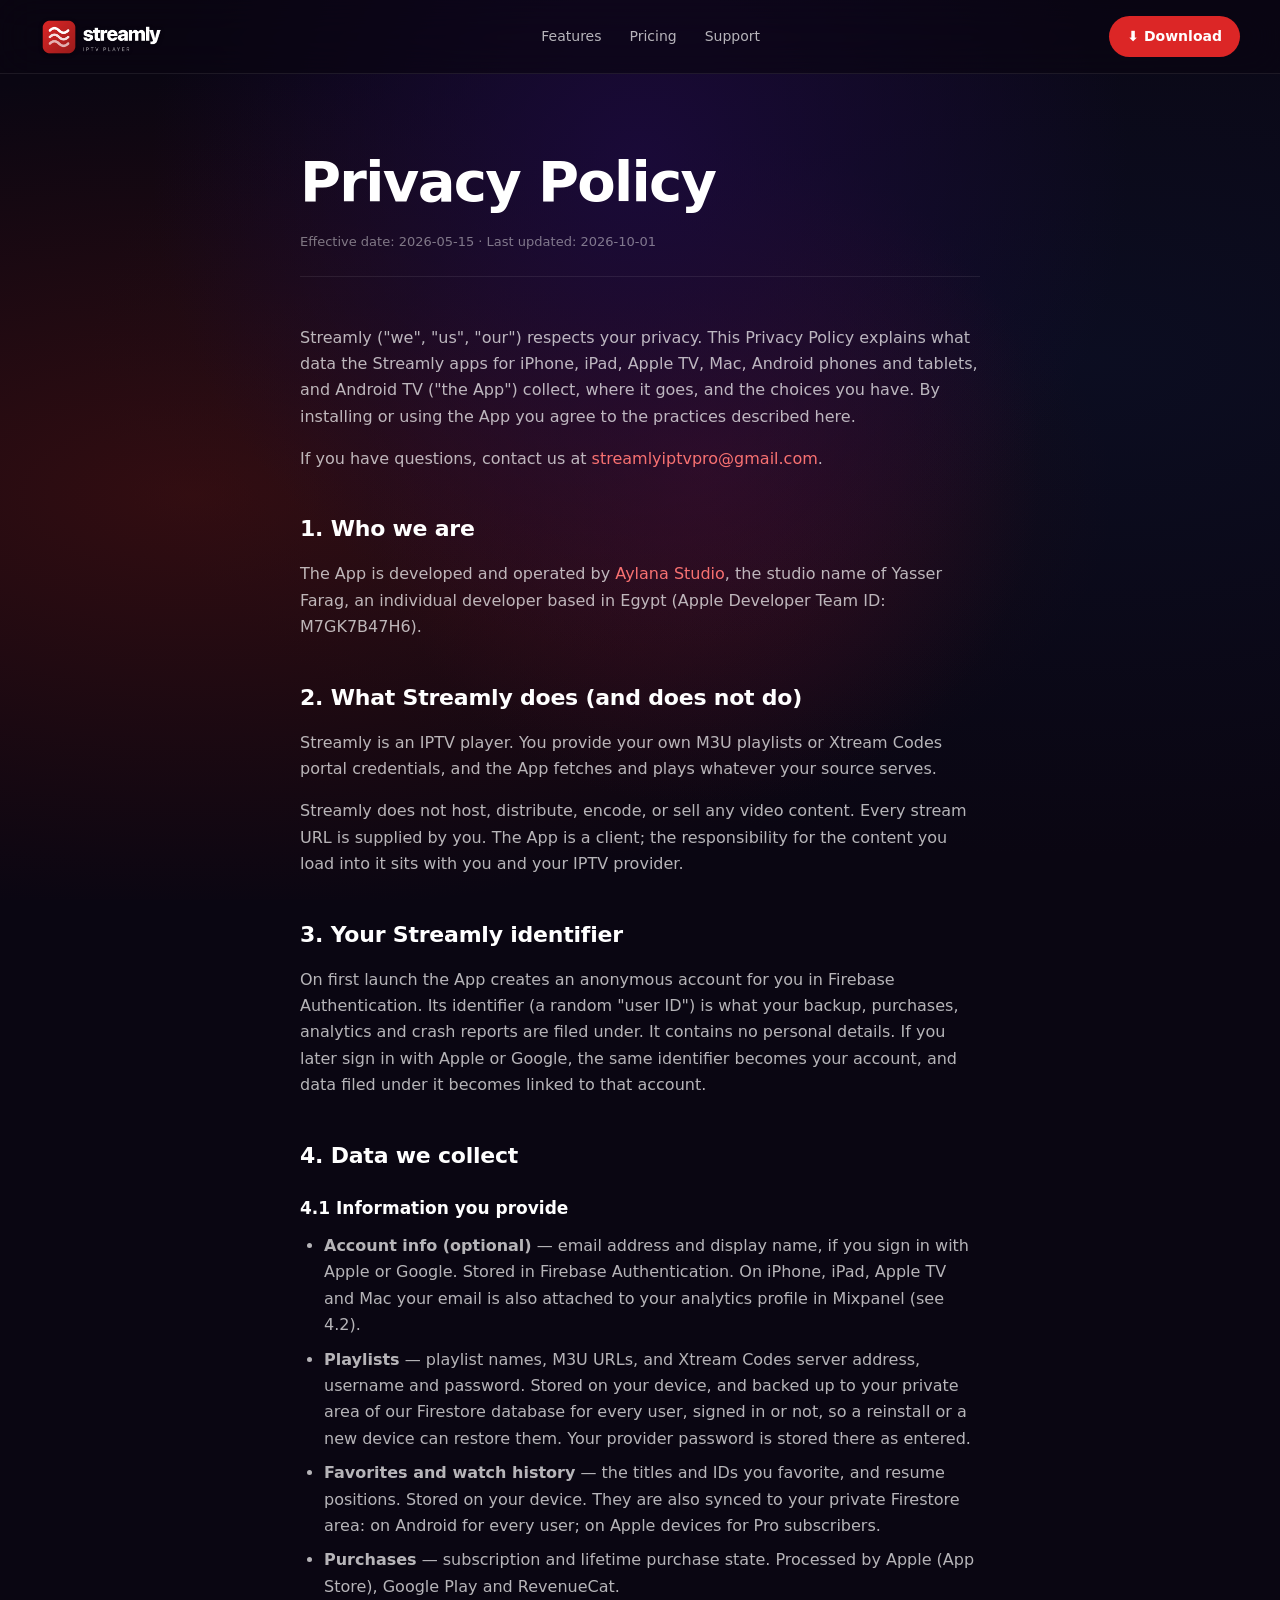
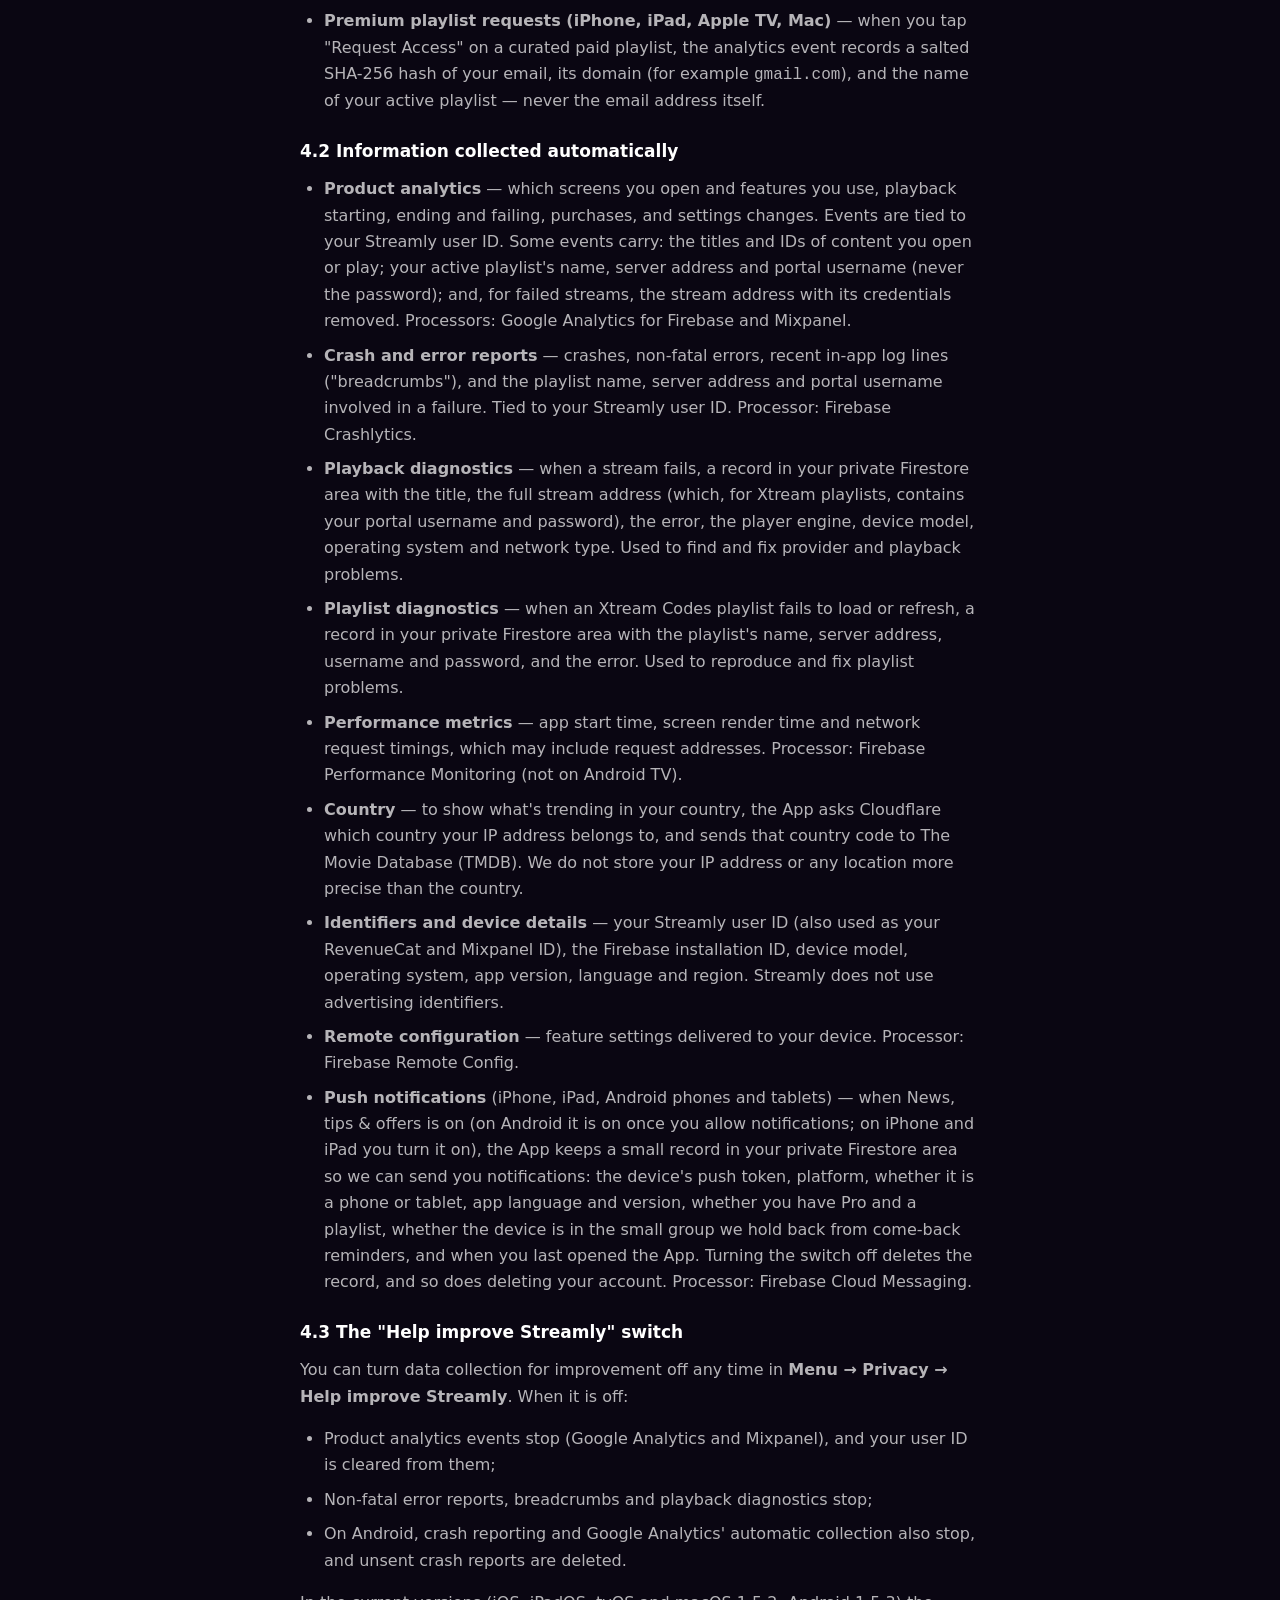
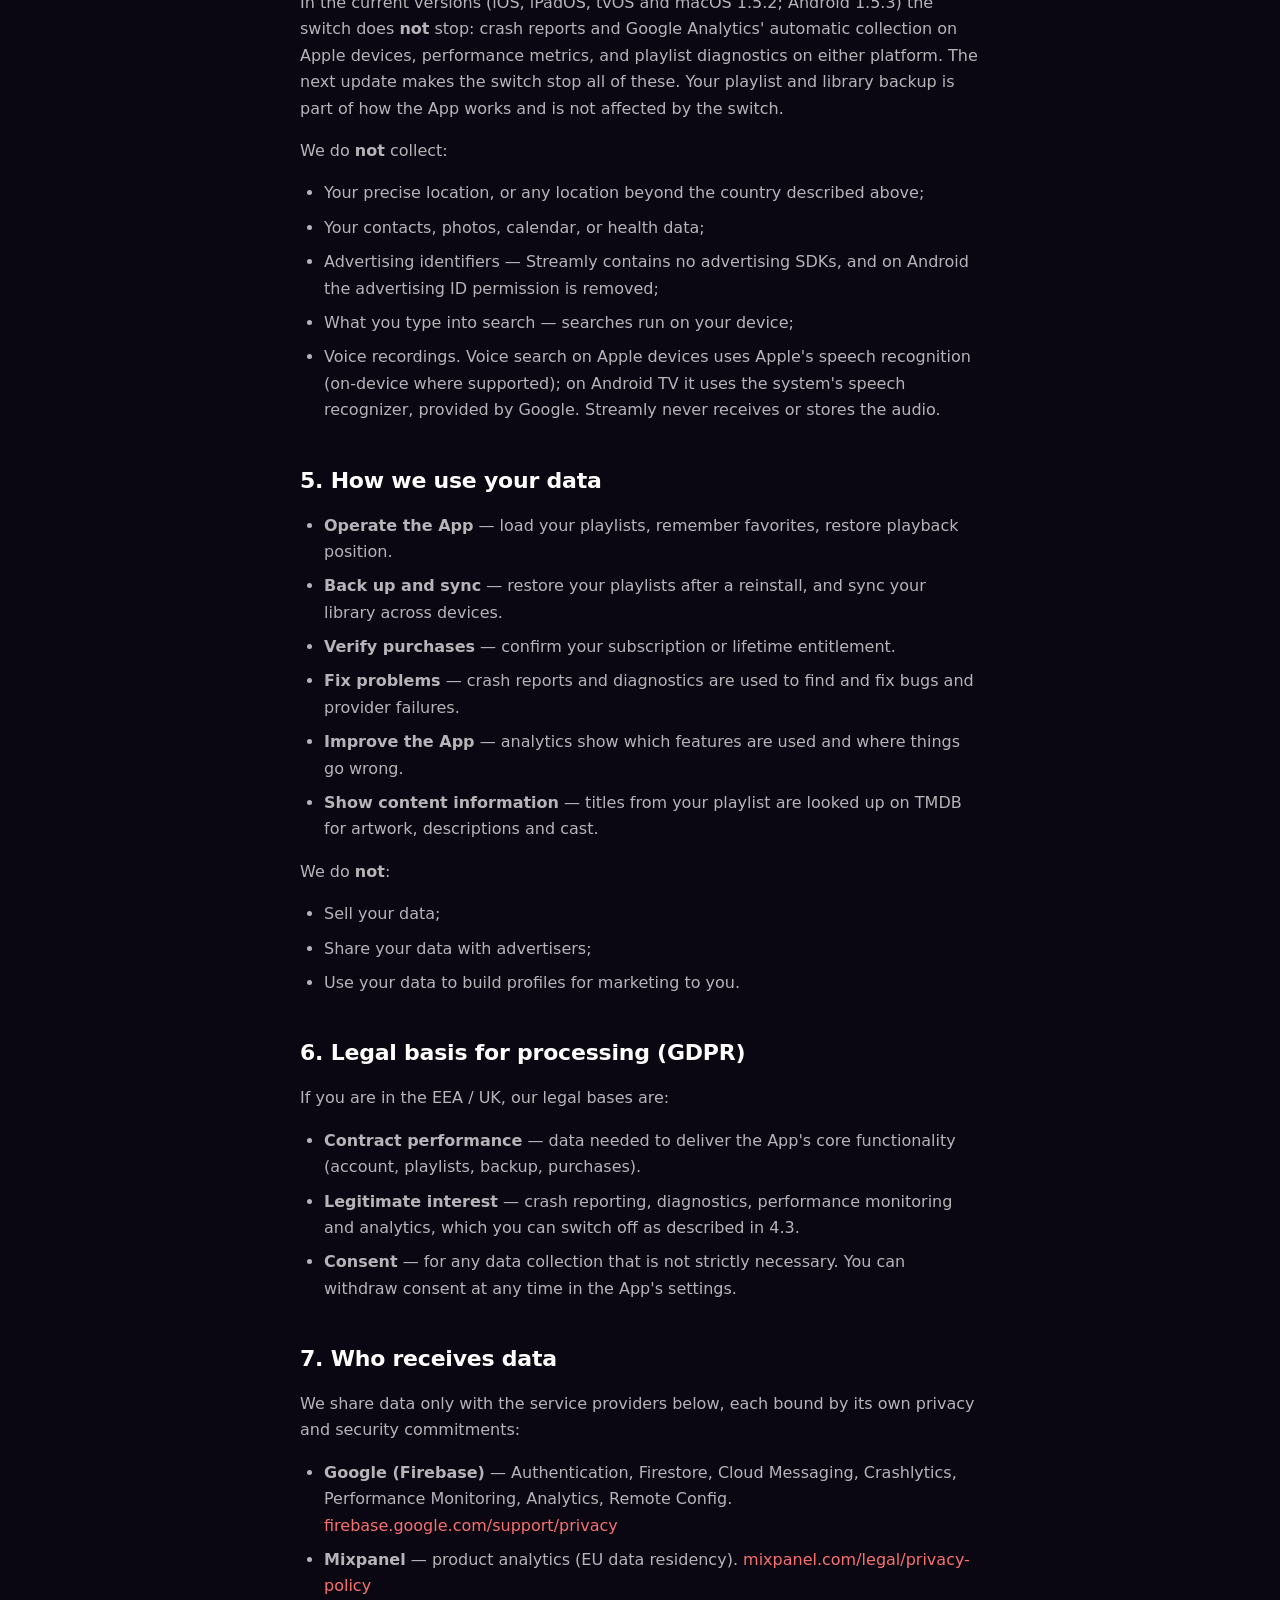
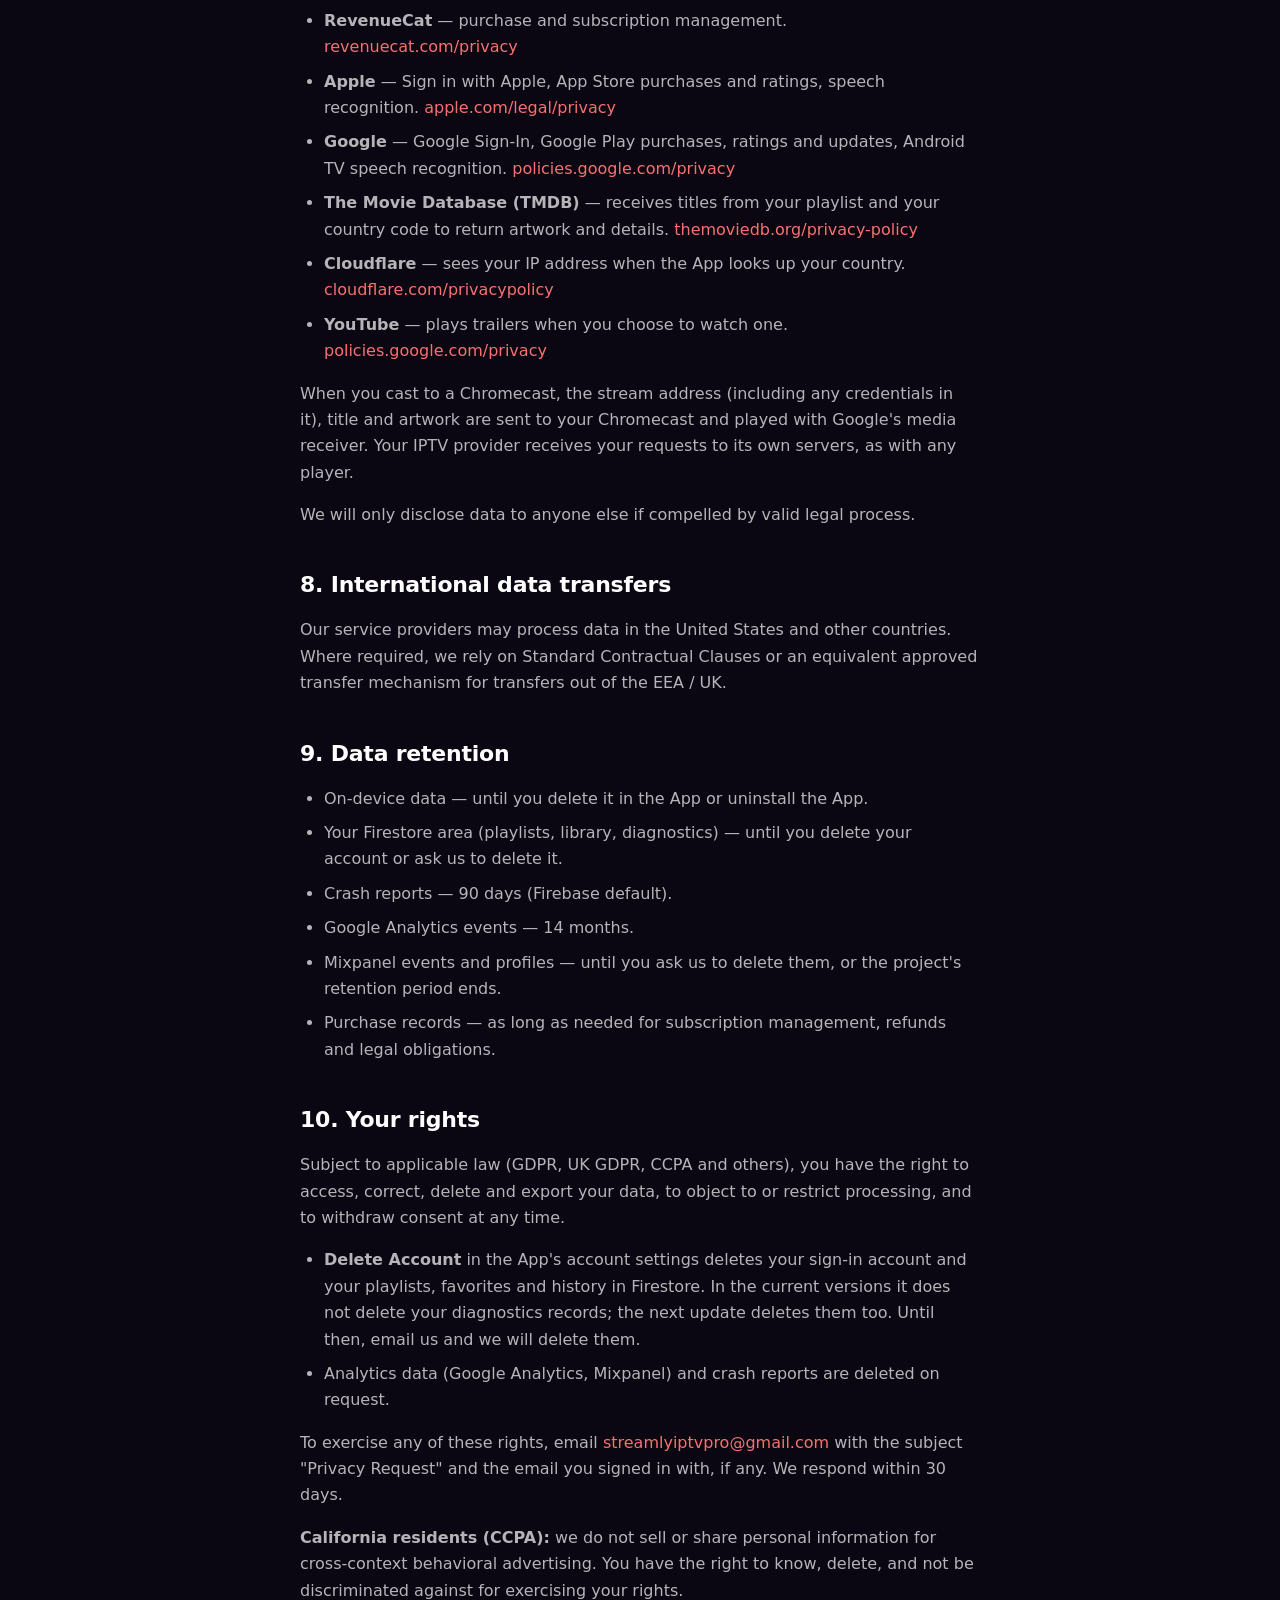
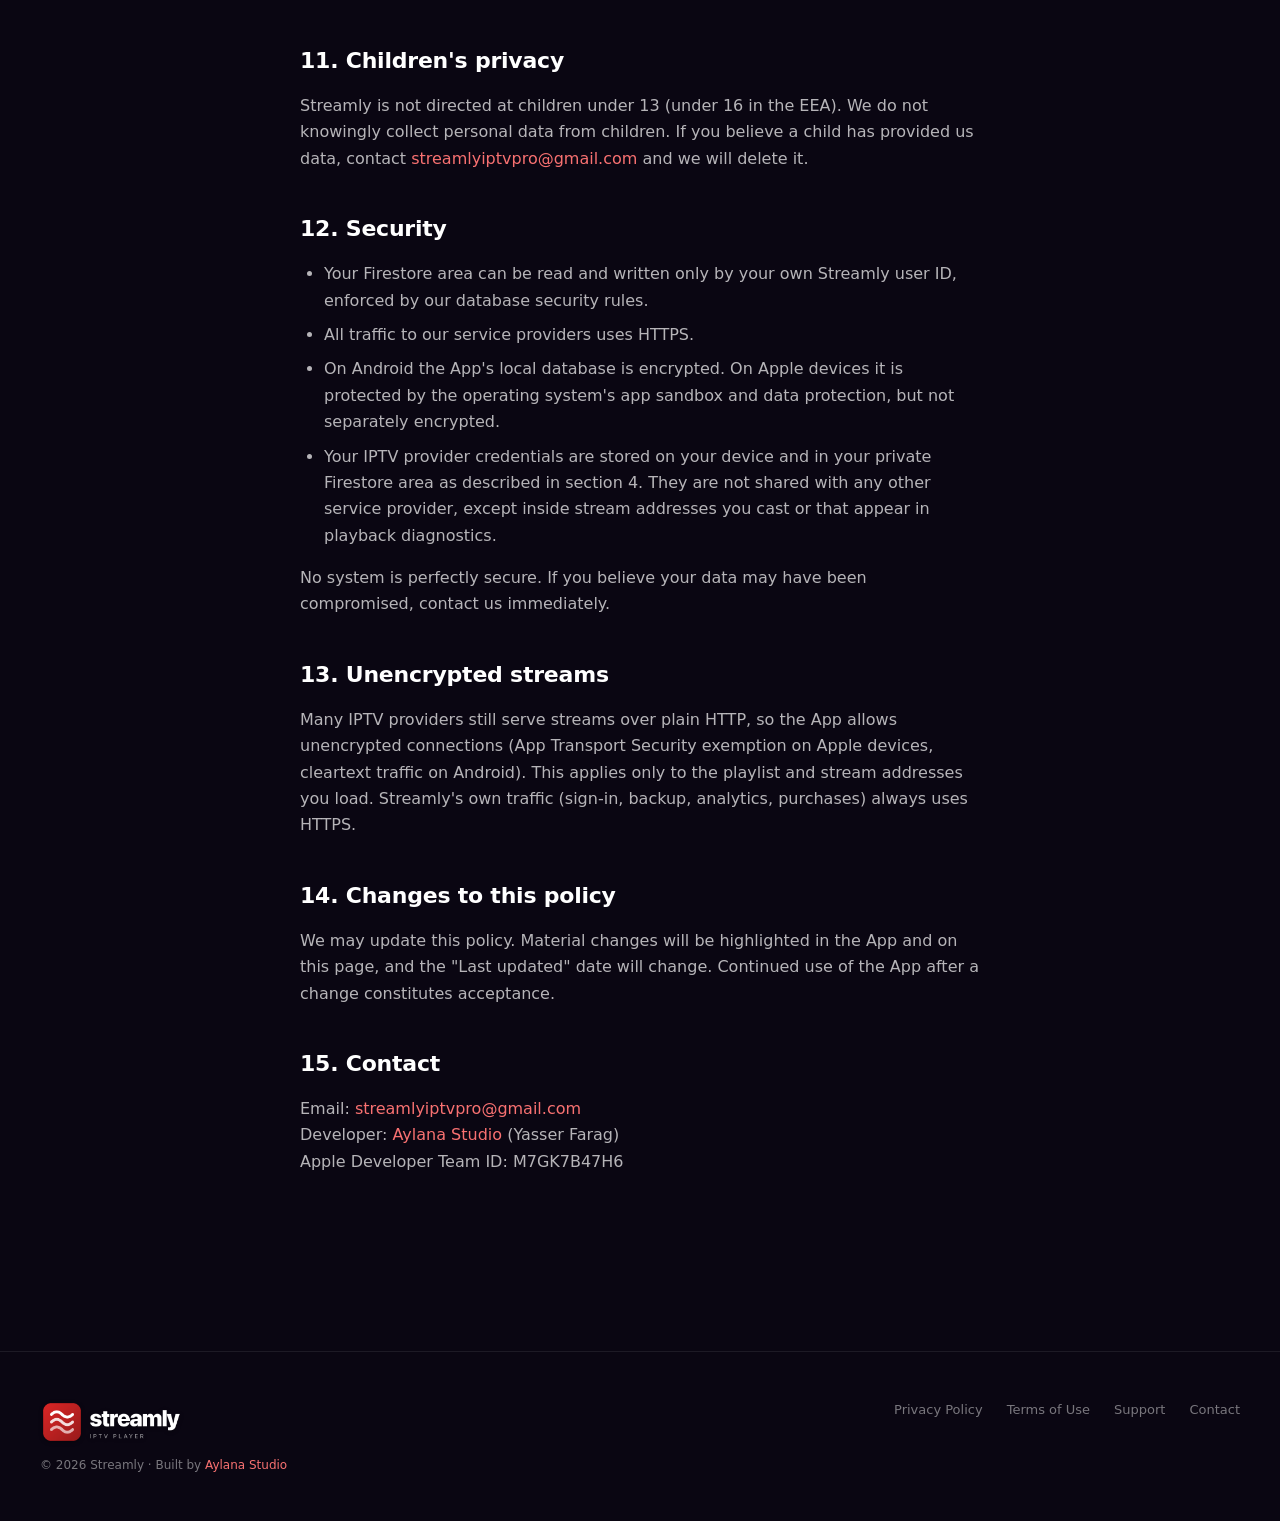
<file: privacy.html>
<!doctype html>
<html lang="en">
<head>
<meta charset="utf-8">
<meta name="viewport" content="width=device-width, initial-scale=1">
<title>Privacy Policy · Streamly</title>
<meta name="description" content="Streamly's privacy policy. What data we collect, how we use it, and your rights.">
<link rel="canonical" href="https://streamly-app.github.io/privacy.html">
<meta name="robots" content="index, follow, max-image-preview:large">
<meta property="og:type" content="website">
<meta property="og:site_name" content="Streamly: IPTV Player">
<meta property="og:title" content="Privacy Policy · Streamly">
<meta property="og:description" content="Streamly's privacy policy. What data we collect, how we use it, and your rights.">
<meta property="og:url" content="https://streamly-app.github.io/privacy.html">
<meta property="og:image" content="https://streamly-app.github.io/assets/banners/streamly-og-1200x630.png">
<meta name="twitter:card" content="summary_large_image">
<meta name="theme-color" content="#0A0612">
<link rel="icon" type="image/png" sizes="256x256" href="assets/app-icon-256.png">
<link rel="apple-touch-icon" href="assets/app-icon-256.png">
<link rel="stylesheet" href="styles.css">
</head>
<body>

<nav class="site-nav">
  <a href="index.html" class="logo-img" aria-label="Streamly home">
    <img src="assets/logo-horizontal.png" alt="Streamly">
  </a>
  <div class="nav-links">
    <a href="index.html#features">Features</a>
    <a href="index.html#pricing">Pricing</a>
    <a href="support.html">Support</a>
  </div>
  <a href="https://apps.apple.com/app/id6769753335" target="_blank" rel="noopener" class="cta">⬇ Download</a>
</nav>

<article class="legal-page">
  <h1>Privacy Policy</h1>
  <div class="meta">Effective date: 2026-05-15 · Last updated: 2026-10-01</div>

  <p>Streamly ("we", "us", "our") respects your privacy. This Privacy Policy explains what data the Streamly apps for iPhone, iPad, Apple TV, Mac, Android phones and tablets, and Android TV ("the App") collect, where it goes, and the choices you have. By installing or using the App you agree to the practices described here.</p>
  <p>If you have questions, contact us at <a href="mailto:streamlyiptvpro@gmail.com">streamlyiptvpro@gmail.com</a>.</p>

  <h2>1. Who we are</h2>
  <p>The App is developed and operated by <a href="https://aylanastudio.github.io">Aylana Studio</a>, the studio name of Yasser Farag, an individual developer based in Egypt (Apple Developer Team ID: M7GK7B47H6).</p>

  <h2>2. What Streamly does (and does not do)</h2>
  <p>Streamly is an IPTV player. You provide your own M3U playlists or Xtream Codes portal credentials, and the App fetches and plays whatever your source serves.</p>
  <p>Streamly does not host, distribute, encode, or sell any video content. Every stream URL is supplied by you. The App is a client; the responsibility for the content you load into it sits with you and your IPTV provider.</p>

  <h2>3. Your Streamly identifier</h2>
  <p>On first launch the App creates an anonymous account for you in Firebase Authentication. Its identifier (a random "user ID") is what your backup, purchases, analytics and crash reports are filed under. It contains no personal details. If you later sign in with Apple or Google, the same identifier becomes your account, and data filed under it becomes linked to that account.</p>

  <h2>4. Data we collect</h2>
  <h3>4.1 Information you provide</h3>
  <ul>
    <li><strong>Account info (optional)</strong> — email address and display name, if you sign in with Apple or Google. Stored in Firebase Authentication. On iPhone, iPad, Apple TV and Mac your email is also attached to your analytics profile in Mixpanel (see 4.2).</li>
    <li><strong>Playlists</strong> — playlist names, M3U URLs, and Xtream Codes server address, username and password. Stored on your device, and backed up to your private area of our Firestore database for every user, signed in or not, so a reinstall or a new device can restore them. Your provider password is stored there as entered.</li>
    <li><strong>Favorites and watch history</strong> — the titles and IDs you favorite, and resume positions. Stored on your device. They are also synced to your private Firestore area: on Android for every user; on Apple devices for Pro subscribers.</li>
    <li><strong>Purchases</strong> — subscription and lifetime purchase state. Processed by Apple (App Store), Google Play and RevenueCat.</li>
    <li><strong>Premium playlist requests (iPhone, iPad, Apple TV, Mac)</strong> — when you tap "Request Access" on a curated paid playlist, the analytics event records a salted SHA-256 hash of your email, its domain (for example <code>gmail.com</code>), and the name of your active playlist — never the email address itself.</li>
  </ul>

  <h3>4.2 Information collected automatically</h3>
  <ul>
    <li><strong>Product analytics</strong> — which screens you open and features you use, playback starting, ending and failing, purchases, and settings changes. Events are tied to your Streamly user ID. Some events carry: the titles and IDs of content you open or play; your active playlist's name, server address and portal username (never the password); and, for failed streams, the stream address with its credentials removed. Processors: Google Analytics for Firebase and Mixpanel.</li>
    <li><strong>Crash and error reports</strong> — crashes, non-fatal errors, recent in-app log lines ("breadcrumbs"), and the playlist name, server address and portal username involved in a failure. Tied to your Streamly user ID. Processor: Firebase Crashlytics.</li>
    <li><strong>Playback diagnostics</strong> — when a stream fails, a record in your private Firestore area with the title, the full stream address (which, for Xtream playlists, contains your portal username and password), the error, the player engine, device model, operating system and network type. Used to find and fix provider and playback problems.</li>
    <li><strong>Playlist diagnostics</strong> — when an Xtream Codes playlist fails to load or refresh, a record in your private Firestore area with the playlist's name, server address, username and password, and the error. Used to reproduce and fix playlist problems.</li>
    <li><strong>Performance metrics</strong> — app start time, screen render time and network request timings, which may include request addresses. Processor: Firebase Performance Monitoring (not on Android TV).</li>
    <li><strong>Country</strong> — to show what's trending in your country, the App asks Cloudflare which country your IP address belongs to, and sends that country code to The Movie Database (TMDB). We do not store your IP address or any location more precise than the country.</li>
    <li><strong>Identifiers and device details</strong> — your Streamly user ID (also used as your RevenueCat and Mixpanel ID), the Firebase installation ID, device model, operating system, app version, language and region. Streamly does not use advertising identifiers.</li>
    <li><strong>Remote configuration</strong> — feature settings delivered to your device. Processor: Firebase Remote Config.</li>
    <li><strong>Push notifications</strong> (iPhone, iPad, Android phones and tablets) — when News, tips &amp; offers is on (on Android it is on once you allow notifications; on iPhone and iPad you turn it on), the App keeps a small record in your private Firestore area so we can send you notifications: the device's push token, platform, whether it is a phone or tablet, app language and version, whether you have Pro and a playlist, whether the device is in the small group we hold back from come-back reminders, and when you last opened the App. Turning the switch off deletes the record, and so does deleting your account. Processor: Firebase Cloud Messaging.</li>
  </ul>

  <h3>4.3 The "Help improve Streamly" switch</h3>
  <p>You can turn data collection for improvement off any time in <strong>Menu → Privacy → Help improve Streamly</strong>. When it is off:</p>
  <ul>
    <li>Product analytics events stop (Google Analytics and Mixpanel), and your user ID is cleared from them;</li>
    <li>Non-fatal error reports, breadcrumbs and playback diagnostics stop;</li>
    <li>On Android, crash reporting and Google Analytics' automatic collection also stop, and unsent crash reports are deleted.</li>
  </ul>
  <p>In the current versions (iOS, iPadOS, tvOS and macOS 1.5.2; Android 1.5.3) the switch does <strong>not</strong> stop: crash reports and Google Analytics' automatic collection on Apple devices, performance metrics, and playlist diagnostics on either platform. The next update makes the switch stop all of these. Your playlist and library backup is part of how the App works and is not affected by the switch.</p>

  <p>We do <strong>not</strong> collect:</p>
  <ul>
    <li>Your precise location, or any location beyond the country described above;</li>
    <li>Your contacts, photos, calendar, or health data;</li>
    <li>Advertising identifiers — Streamly contains no advertising SDKs, and on Android the advertising ID permission is removed;</li>
    <li>What you type into search — searches run on your device;</li>
    <li>Voice recordings. Voice search on Apple devices uses Apple's speech recognition (on-device where supported); on Android TV it uses the system's speech recognizer, provided by Google. Streamly never receives or stores the audio.</li>
  </ul>

  <h2>5. How we use your data</h2>
  <ul>
    <li><strong>Operate the App</strong> — load your playlists, remember favorites, restore playback position.</li>
    <li><strong>Back up and sync</strong> — restore your playlists after a reinstall, and sync your library across devices.</li>
    <li><strong>Verify purchases</strong> — confirm your subscription or lifetime entitlement.</li>
    <li><strong>Fix problems</strong> — crash reports and diagnostics are used to find and fix bugs and provider failures.</li>
    <li><strong>Improve the App</strong> — analytics show which features are used and where things go wrong.</li>
    <li><strong>Show content information</strong> — titles from your playlist are looked up on TMDB for artwork, descriptions and cast.</li>
  </ul>

  <p>We do <strong>not</strong>:</p>
  <ul>
    <li>Sell your data;</li>
    <li>Share your data with advertisers;</li>
    <li>Use your data to build profiles for marketing to you.</li>
  </ul>

  <h2>6. Legal basis for processing (GDPR)</h2>
  <p>If you are in the EEA / UK, our legal bases are:</p>
  <ul>
    <li><strong>Contract performance</strong> — data needed to deliver the App's core functionality (account, playlists, backup, purchases).</li>
    <li><strong>Legitimate interest</strong> — crash reporting, diagnostics, performance monitoring and analytics, which you can switch off as described in 4.3.</li>
    <li><strong>Consent</strong> — for any data collection that is not strictly necessary. You can withdraw consent at any time in the App's settings.</li>
  </ul>

  <h2>7. Who receives data</h2>
  <p>We share data only with the service providers below, each bound by its own privacy and security commitments:</p>
  <ul>
    <li><strong>Google (Firebase)</strong> — Authentication, Firestore, Cloud Messaging, Crashlytics, Performance Monitoring, Analytics, Remote Config. <a href="https://firebase.google.com/support/privacy">firebase.google.com/support/privacy</a></li>
    <li><strong>Mixpanel</strong> — product analytics (EU data residency). <a href="https://mixpanel.com/legal/privacy-policy/">mixpanel.com/legal/privacy-policy</a></li>
    <li><strong>RevenueCat</strong> — purchase and subscription management. <a href="https://www.revenuecat.com/privacy">revenuecat.com/privacy</a></li>
    <li><strong>Apple</strong> — Sign in with Apple, App Store purchases and ratings, speech recognition. <a href="https://www.apple.com/legal/privacy/">apple.com/legal/privacy</a></li>
    <li><strong>Google</strong> — Google Sign-In, Google Play purchases, ratings and updates, Android TV speech recognition. <a href="https://policies.google.com/privacy">policies.google.com/privacy</a></li>
    <li><strong>The Movie Database (TMDB)</strong> — receives titles from your playlist and your country code to return artwork and details. <a href="https://www.themoviedb.org/privacy-policy">themoviedb.org/privacy-policy</a></li>
    <li><strong>Cloudflare</strong> — sees your IP address when the App looks up your country. <a href="https://www.cloudflare.com/privacypolicy/">cloudflare.com/privacypolicy</a></li>
    <li><strong>YouTube</strong> — plays trailers when you choose to watch one. <a href="https://policies.google.com/privacy">policies.google.com/privacy</a></li>
  </ul>
  <p>When you cast to a Chromecast, the stream address (including any credentials in it), title and artwork are sent to your Chromecast and played with Google's media receiver. Your IPTV provider receives your requests to its own servers, as with any player.</p>
  <p>We will only disclose data to anyone else if compelled by valid legal process.</p>

  <h2>8. International data transfers</h2>
  <p>Our service providers may process data in the United States and other countries. Where required, we rely on Standard Contractual Clauses or an equivalent approved transfer mechanism for transfers out of the EEA / UK.</p>

  <h2>9. Data retention</h2>
  <ul>
    <li>On-device data — until you delete it in the App or uninstall the App.</li>
    <li>Your Firestore area (playlists, library, diagnostics) — until you delete your account or ask us to delete it.</li>
    <li>Crash reports — 90 days (Firebase default).</li>
    <li>Google Analytics events — 14 months.</li>
    <li>Mixpanel events and profiles — until you ask us to delete them, or the project's retention period ends.</li>
    <li>Purchase records — as long as needed for subscription management, refunds and legal obligations.</li>
  </ul>

  <h2 id="delete">10. Your rights</h2>
  <p>Subject to applicable law (GDPR, UK GDPR, CCPA and others), you have the right to access, correct, delete and export your data, to object to or restrict processing, and to withdraw consent at any time.</p>
  <ul>
    <li><strong>Delete Account</strong> in the App's account settings deletes your sign-in account and your playlists, favorites and history in Firestore. In the current versions it does not delete your diagnostics records; the next update deletes them too. Until then, email us and we will delete them.</li>
    <li>Analytics data (Google Analytics, Mixpanel) and crash reports are deleted on request.</li>
  </ul>
  <p>To exercise any of these rights, email <a href="mailto:streamlyiptvpro@gmail.com">streamlyiptvpro@gmail.com</a> with the subject "Privacy Request" and the email you signed in with, if any. We respond within 30 days.</p>
  <p><strong>California residents (CCPA):</strong> we do not sell or share personal information for cross-context behavioral advertising. You have the right to know, delete, and not be discriminated against for exercising your rights.</p>

  <h2>11. Children's privacy</h2>
  <p>Streamly is not directed at children under 13 (under 16 in the EEA). We do not knowingly collect personal data from children. If you believe a child has provided us data, contact <a href="mailto:streamlyiptvpro@gmail.com">streamlyiptvpro@gmail.com</a> and we will delete it.</p>

  <h2>12. Security</h2>
  <ul>
    <li>Your Firestore area can be read and written only by your own Streamly user ID, enforced by our database security rules.</li>
    <li>All traffic to our service providers uses HTTPS.</li>
    <li>On Android the App's local database is encrypted. On Apple devices it is protected by the operating system's app sandbox and data protection, but not separately encrypted.</li>
    <li>Your IPTV provider credentials are stored on your device and in your private Firestore area as described in section 4. They are not shared with any other service provider, except inside stream addresses you cast or that appear in playback diagnostics.</li>
  </ul>
  <p>No system is perfectly secure. If you believe your data may have been compromised, contact us immediately.</p>

  <h2>13. Unencrypted streams</h2>
  <p>Many IPTV providers still serve streams over plain HTTP, so the App allows unencrypted connections (App Transport Security exemption on Apple devices, cleartext traffic on Android). This applies only to the playlist and stream addresses you load. Streamly's own traffic (sign-in, backup, analytics, purchases) always uses HTTPS.</p>

  <h2>14. Changes to this policy</h2>
  <p>We may update this policy. Material changes will be highlighted in the App and on this page, and the "Last updated" date will change. Continued use of the App after a change constitutes acceptance.</p>

  <h2>15. Contact</h2>
  <p>Email: <a href="mailto:streamlyiptvpro@gmail.com">streamlyiptvpro@gmail.com</a><br/>
  Developer: <a href="https://aylanastudio.github.io">Aylana Studio</a> (Yasser Farag)<br/>
  Apple Developer Team ID: M7GK7B47H6</p>
</article>

<footer class="site-footer">
  <div class="inner">
    <div class="brand">
      <a href="index.html" class="logo-img">
        <img src="assets/logo-horizontal.png" alt="Streamly">
      </a>
      <p>© 2026 Streamly · Built by <a href="https://aylanastudio.github.io">Aylana Studio</a></p>
    </div>
    <div class="links">
      <a href="privacy.html">Privacy Policy</a>
      <a href="terms.html">Terms of Use</a>
      <a href="support.html">Support</a>
      <a href="mailto:streamlyiptvpro@gmail.com">Contact</a>
    </div>
  </div>
</footer>

</body>
</html>
</file>
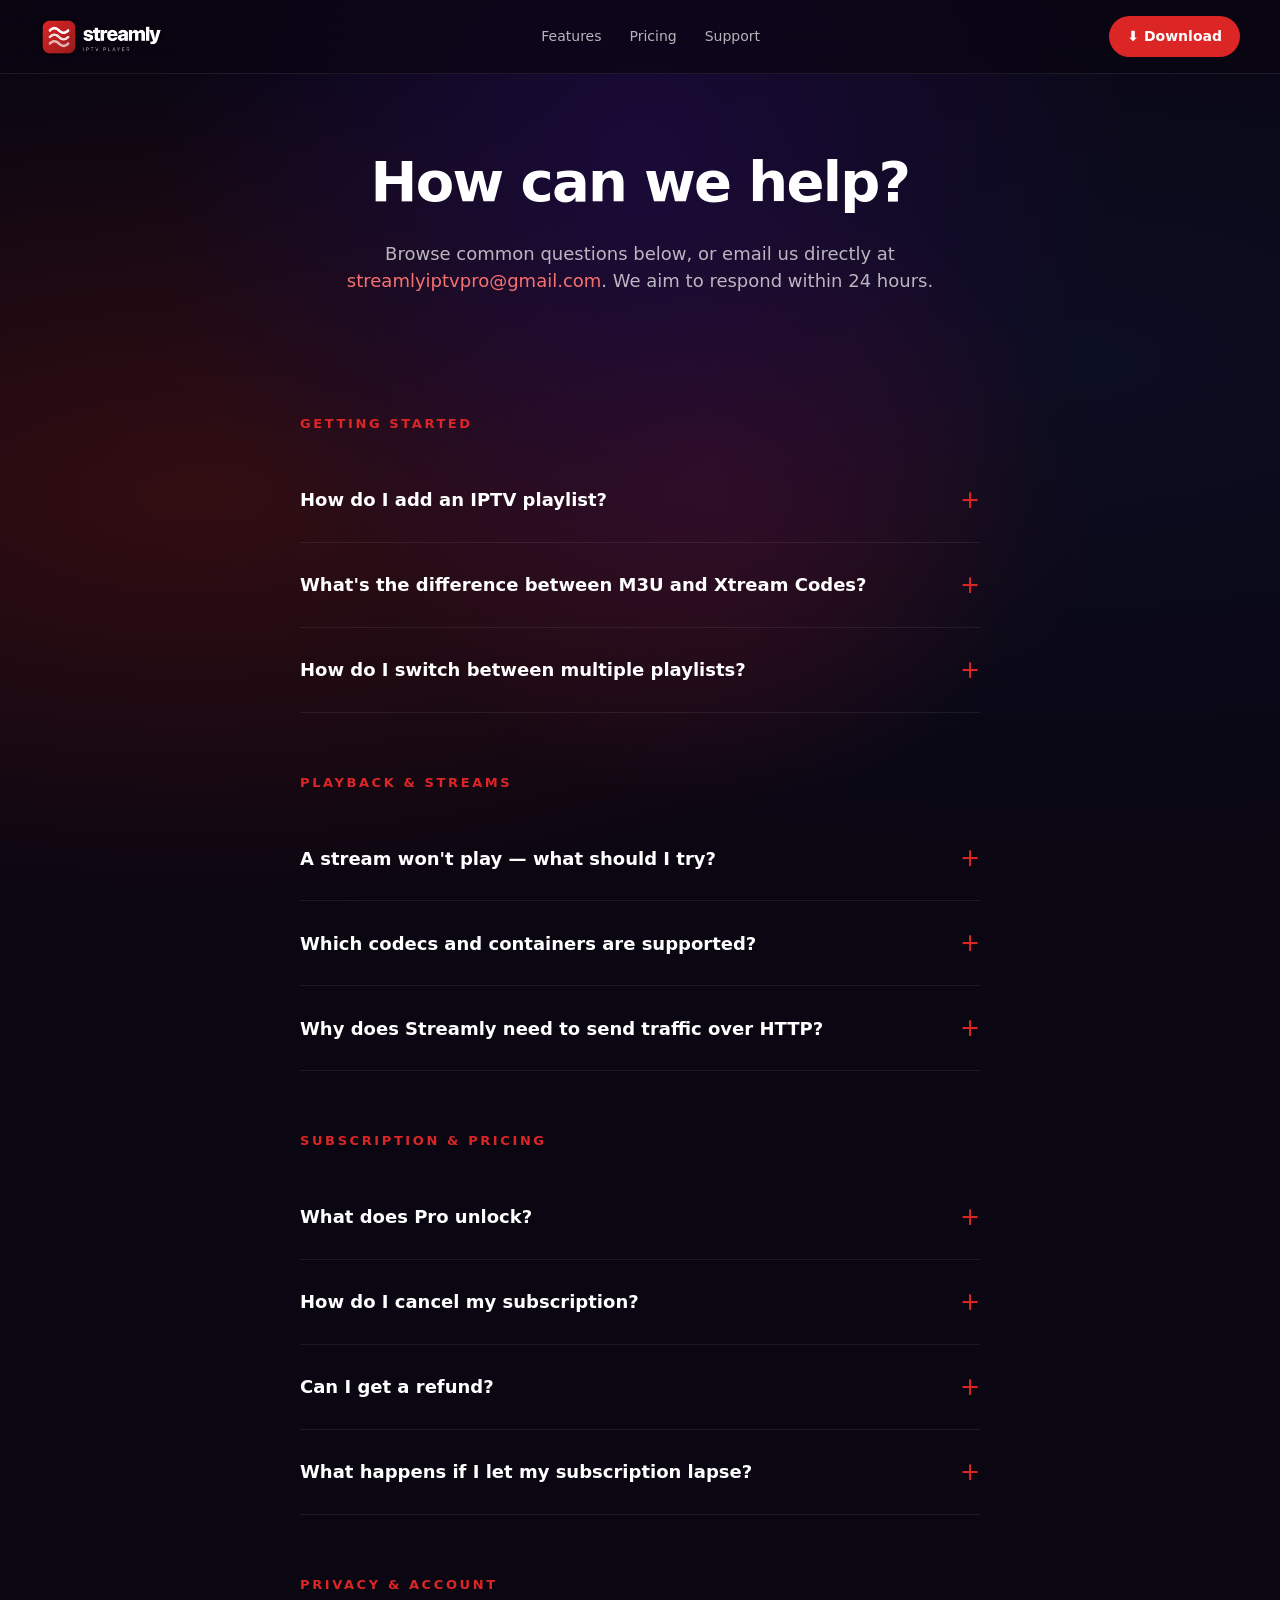
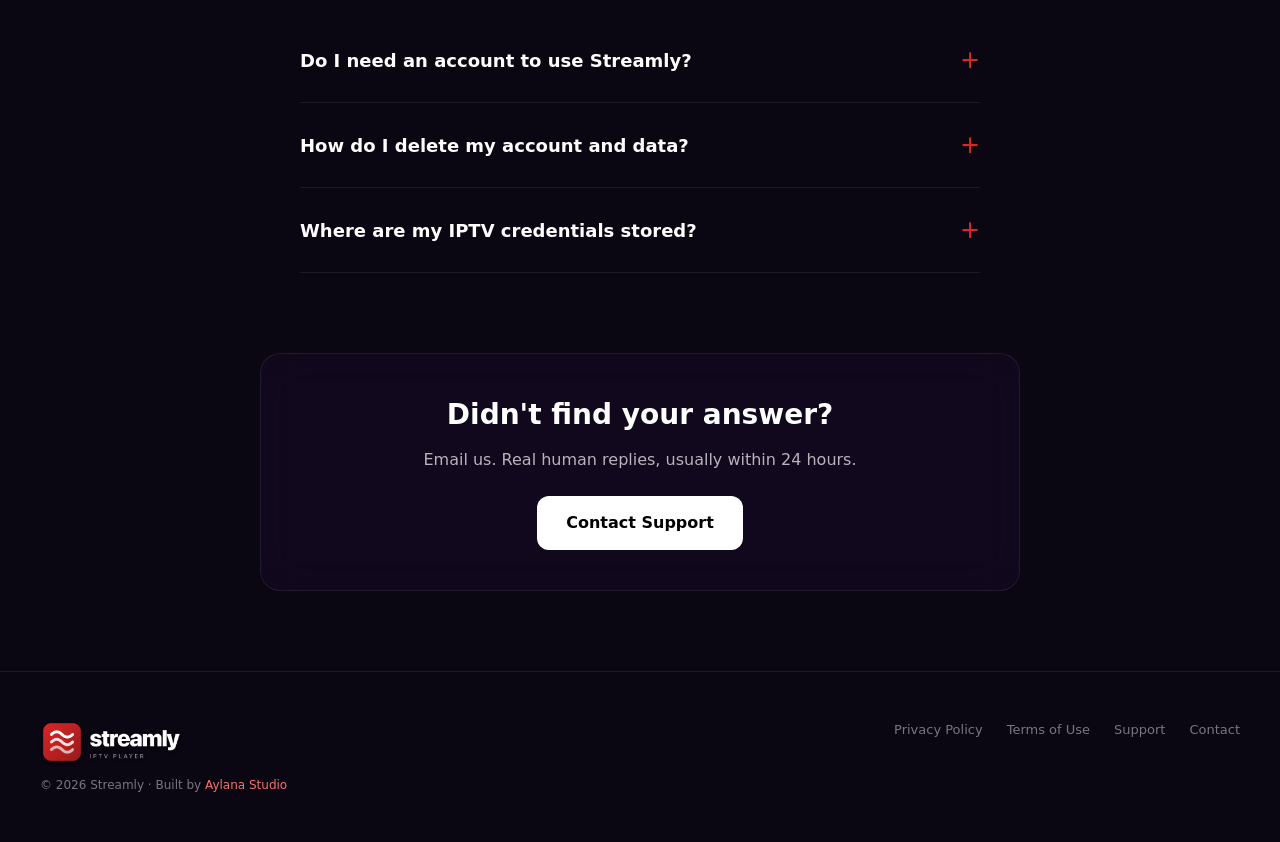
<file: support.html>
<!doctype html>
<html lang="en">
<head>
<meta charset="utf-8">
<meta name="viewport" content="width=device-width, initial-scale=1">
<title>Support · Streamly</title>
<meta name="description" content="Streamly support, FAQ, and contact. Help with adding playlists, subscriptions, and troubleshooting.">
<link rel="canonical" href="https://streamly-app.github.io/support.html">
<meta name="robots" content="index, follow, max-image-preview:large">
<meta property="og:type" content="website">
<meta property="og:site_name" content="Streamly: IPTV Player">
<meta property="og:title" content="Support · Streamly">
<meta property="og:description" content="Streamly support, FAQ, and contact. Help with adding playlists, subscriptions, and troubleshooting.">
<meta property="og:url" content="https://streamly-app.github.io/support.html">
<meta property="og:image" content="https://streamly-app.github.io/assets/banners/streamly-og-1200x630.png">
<meta name="twitter:card" content="summary_large_image">
<meta name="theme-color" content="#0A0612">
<link rel="icon" type="image/png" sizes="256x256" href="assets/app-icon-256.png">
<link rel="apple-touch-icon" href="assets/app-icon-256.png">
<link rel="stylesheet" href="styles.css">
<style>
.support-hero { max-width: 760px; margin: 0 auto; padding: 140px 40px 60px; text-align: center; }
.support-hero h1 { font-size: clamp(36px, 5vw, 56px); font-weight: 800; letter-spacing: -0.03em; margin-bottom: 16px; }
.support-hero p { color: var(--text-2); font-size: 18px; line-height: 1.5; }
.support-hero a { color: var(--accent-light); }
.faq-section-title {
  max-width: 760px; margin: 60px auto 24px;
  padding: 0 40px;
  font-size: 13px; font-weight: 700; letter-spacing: 0.2em;
  text-transform: uppercase; color: var(--accent);
}
.contact-card {
  max-width: 760px; margin: 80px auto 0;
  padding: 40px;
  background: rgba(24,10,40,0.5);
  border: 1px solid var(--border);
  border-radius: 20px;
  backdrop-filter: blur(20px);
  text-align: center;
}
.contact-card h2 { font-size: 28px; font-weight: 700; margin-bottom: 12px; }
.contact-card p { color: var(--text-2); margin-bottom: 24px; }
@media (max-width: 768px) {
  .support-hero { padding: 100px 20px 40px; }
  .faq-section-title { padding: 0 20px; }
  .contact-card { padding: 32px 20px; }
}
</style>
</head>
<body>

<nav class="site-nav">
  <a href="index.html" class="logo-img" aria-label="Streamly home">
    <img src="assets/logo-horizontal.png" alt="Streamly">
  </a>
  <div class="nav-links">
    <a href="index.html#features">Features</a>
    <a href="index.html#pricing">Pricing</a>
    <a href="support.html">Support</a>
  </div>
  <a href="https://apps.apple.com/app/id6769753335" target="_blank" rel="noopener" class="cta">⬇ Download</a>
</nav>

<section class="support-hero">
  <h1>How can we help?</h1>
  <p>Browse common questions below, or email us directly at <a href="mailto:streamlyiptvpro@gmail.com">streamlyiptvpro@gmail.com</a>. We aim to respond within 24 hours.</p>
</section>

<div class="faq-section-title">Getting started</div>
<div class="faq-list">
  <details class="faq-item">
    <summary>How do I add an IPTV playlist?</summary>
    <div class="answer">
      <p>Open Streamly → Menu → Manage Playlists → <strong>Add Playlist</strong>. You'll see two options:</p>
      <p><strong>M3U URL</strong> — paste the URL your IPTV provider gave you (ends in <code>.m3u</code> or <code>.m3u8</code>). Tap Save. Streamly parses the playlist (usually 5–60 seconds depending on size) and your channels appear in the Live tab.</p>
      <p><strong>Xtream Codes</strong> — enter the server URL, your username, and your password. Streamly will fetch live channels, movies, and series in parallel.</p>
      <p>Free accounts can have up to 3 playlists. Pro removes the limit.</p>
    </div>
  </details>

  <details class="faq-item">
    <summary>What's the difference between M3U and Xtream Codes?</summary>
    <div class="answer">
      <p>Both are common IPTV playlist formats supported by Streamly.</p>
      <p><strong>M3U</strong> is a simple text file listing channels and their stream URLs. Most IPTV providers offer an M3U link. Easy, universal, but no native support for movies/series.</p>
      <p><strong>Xtream Codes</strong> uses a richer API that exposes live channels, movies (VOD), and series with metadata. If your provider supports it, prefer Xtream — you'll get a much better experience including Continue Watching, episode tracking, and TMDB-enriched metadata.</p>
    </div>
  </details>

  <details class="faq-item">
    <summary>How do I switch between multiple playlists?</summary>
    <div class="answer">
      <p>Menu → Manage Playlists → tap the playlist you want to activate → tap <strong>Set Active</strong>. The app reloads with the new playlist's content.</p>
      <p>Multiple playlists require a Pro subscription. Free users get one active playlist at a time.</p>
    </div>
  </details>
</div>

<div class="faq-section-title">Playback &amp; streams</div>
<div class="faq-list">
  <details class="faq-item">
    <summary>A stream won't play — what should I try?</summary>
    <div class="answer">
      <p>In order:</p>
      <p>1. <strong>Try another channel</strong> from the same playlist. If others work, the issue is with that specific stream (the broadcaster may have changed URLs or geo-restricted it).</p>
      <p>2. <strong>Check your IPTV provider's status page</strong>. Many providers have brief outages.</p>
      <p>3. <strong>Refresh the playlist</strong> via Menu → Refresh Playlist. This re-fetches stream URLs from your provider.</p>
      <p>4. <strong>Confirm your subscription is active</strong> with your IPTV provider (the Streamly account info screen shows the expiry date Xtream gives us).</p>
      <p>If all your streams stop working at once, the issue is almost certainly with your IPTV provider, not Streamly.</p>
    </div>
  </details>

  <details class="faq-item">
    <summary>Which codecs and containers are supported?</summary>
    <div class="answer">
      <p>Streamly uses a hybrid playback engine. Most modern containers (MP4, MKV, MOV, HLS / M3U8) and codecs (H.264, HEVC / H.265, AAC, AC-3, E-AC-3) work natively via AVPlayer.</p>
      <p>For trickier formats — TS transport streams, HEVC-over-TS (common in Bein-style live channels), DivX/Xvid — we fall back to libVLC automatically. You shouldn't need to do anything.</p>
      <p>If a stream still won't play, please email support with the channel/stream URL and we'll investigate.</p>
    </div>
  </details>

  <details class="faq-item">
    <summary>Why does Streamly need to send traffic over HTTP?</summary>
    <div class="answer">
      <p>Many IPTV providers still serve streams over plain HTTP (not HTTPS). To play those streams, Streamly's Info.plist sets <code>NSAllowsArbitraryLoads = true</code>. This applies only to the stream URLs you provide.</p>
      <p>All Streamly-controlled network traffic (authentication, sync, analytics, purchase validation, our website) uses HTTPS.</p>
    </div>
  </details>
</div>

<div class="faq-section-title">Subscription &amp; pricing</div>
<div class="faq-list">
  <details class="faq-item">
    <summary>What does Pro unlock?</summary>
    <div class="answer">
      <p>Pro adds: unlimited playlists, unlimited favorites, cross-device sync of watch history and favorites (via your Streamly account &mdash; Sign in with Apple or Google), parental PIN locks on playlists, offline downloads of movies and episodes, and TMDB metadata enrichment.</p>
      <p>The core player and all playback functionality are free.</p>
    </div>
  </details>

  <details class="faq-item">
    <summary>How do I cancel my subscription?</summary>
    <div class="answer">
      <p>Subscriptions are managed by Apple, not Streamly. To cancel:</p>
      <p>On iPhone/iPad: <strong>Settings → [your name] → Subscriptions → Streamly Pro → Cancel</strong>.</p>
      <p>On Mac: <strong>App Store → click your profile → Account Settings → Manage Subscriptions → Streamly Pro → Cancel</strong>.</p>
      <p>On Apple TV: <strong>Settings → Users and Accounts → [your name] → Subscriptions → Streamly Pro → Cancel</strong>.</p>
      <p>You keep Pro access until the end of your current billing period.</p>
    </div>
  </details>

  <details class="faq-item">
    <summary>Can I get a refund?</summary>
    <div class="answer">
      <p>Refunds are handled by Apple per Apple's refund policy. To request one: visit <a href="https://reportaproblem.apple.com">reportaproblem.apple.com</a>, sign in with your Apple ID, find the Streamly purchase, and request a refund. Apple typically responds within 48 hours.</p>
      <p>The Lifetime purchase is also refundable through this same process within the standard Apple refund window.</p>
    </div>
  </details>

  <details class="faq-item">
    <summary>What happens if I let my subscription lapse?</summary>
    <div class="answer">
      <p>Your Pro features (multiple playlists, downloads, PIN locks, etc.) become Free-tier again, but your data is preserved. If you re-subscribe, everything comes back exactly as it was.</p>
      <p>If you exceed the Free-tier limits (3 playlists, 5 favorites), the extras are kept but locked until you re-subscribe or remove them.</p>
    </div>
  </details>
</div>

<div class="faq-section-title">Privacy &amp; account</div>
<div class="faq-list">
  <details class="faq-item">
    <summary>Do I need an account to use Streamly?</summary>
    <div class="answer">
      <p>No. The full player works without signing in. You only need an account if you want cross-device sync (Pro feature) of your playlists, favorites, and watch history.</p>
    </div>
  </details>

  <details class="faq-item">
    <summary>How do I delete my account and data?</summary>
    <div class="answer">
      <p>In-app: <strong>Menu → Account → Delete Account</strong>. This permanently deletes your Firestore document (cross-device sync data) and signs you out everywhere.</p>
      <p>Local data on your device (playlists in Keychain, favorites in the local DB, watch history) is removed when you uninstall the app.</p>
      <p>Your Apple ID and any active subscriptions are not affected; you'd cancel those separately in Settings.</p>
    </div>
  </details>

  <details class="faq-item">
    <summary>Where are my IPTV credentials stored?</summary>
    <div class="answer">
      <p>In the iOS / macOS / tvOS Keychain, encrypted by the operating system. Streamly never sends your credentials to its own servers.</p>
      <p>If you enable Pro sync, they're also stored in your own private Firestore document (encrypted at rest and in transit, isolated to your Apple ID).</p>
    </div>
  </details>
</div>

<div class="contact-card">
  <h2>Didn't find your answer?</h2>
  <p>Email us. Real human replies, usually within 24 hours.</p>
  <a href="mailto:streamlyiptvpro@gmail.com" class="btn primary">Contact Support</a>
</div>

<footer class="site-footer">
  <div class="inner">
    <div class="brand">
      <a href="index.html" class="logo-img">
        <img src="assets/logo-horizontal.png" alt="Streamly">
      </a>
      <p>© 2026 Streamly · Built by <a href="https://aylanastudio.github.io">Aylana Studio</a></p>
    </div>
    <div class="links">
      <a href="privacy.html">Privacy Policy</a>
      <a href="terms.html">Terms of Use</a>
      <a href="support.html">Support</a>
      <a href="mailto:streamlyiptvpro@gmail.com">Contact</a>
    </div>
  </div>
</footer>

</body>
</html>
</file>
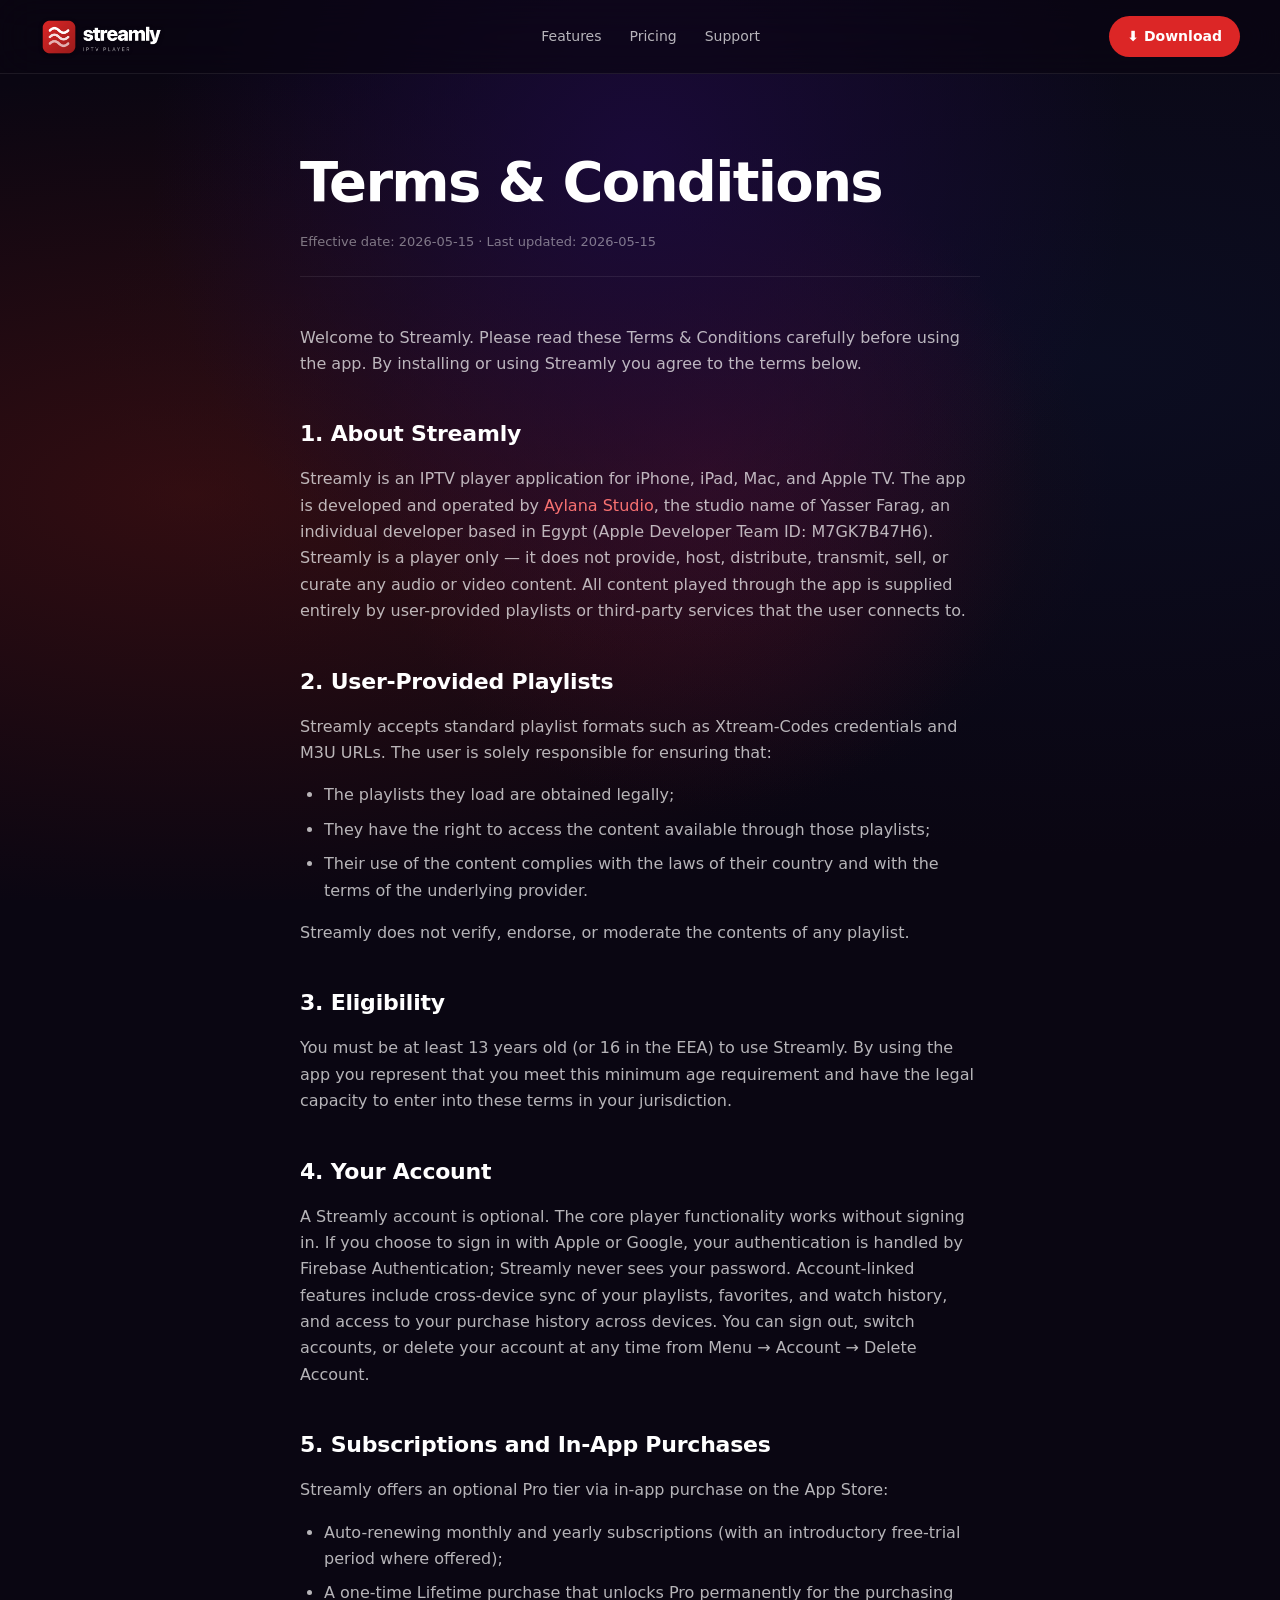
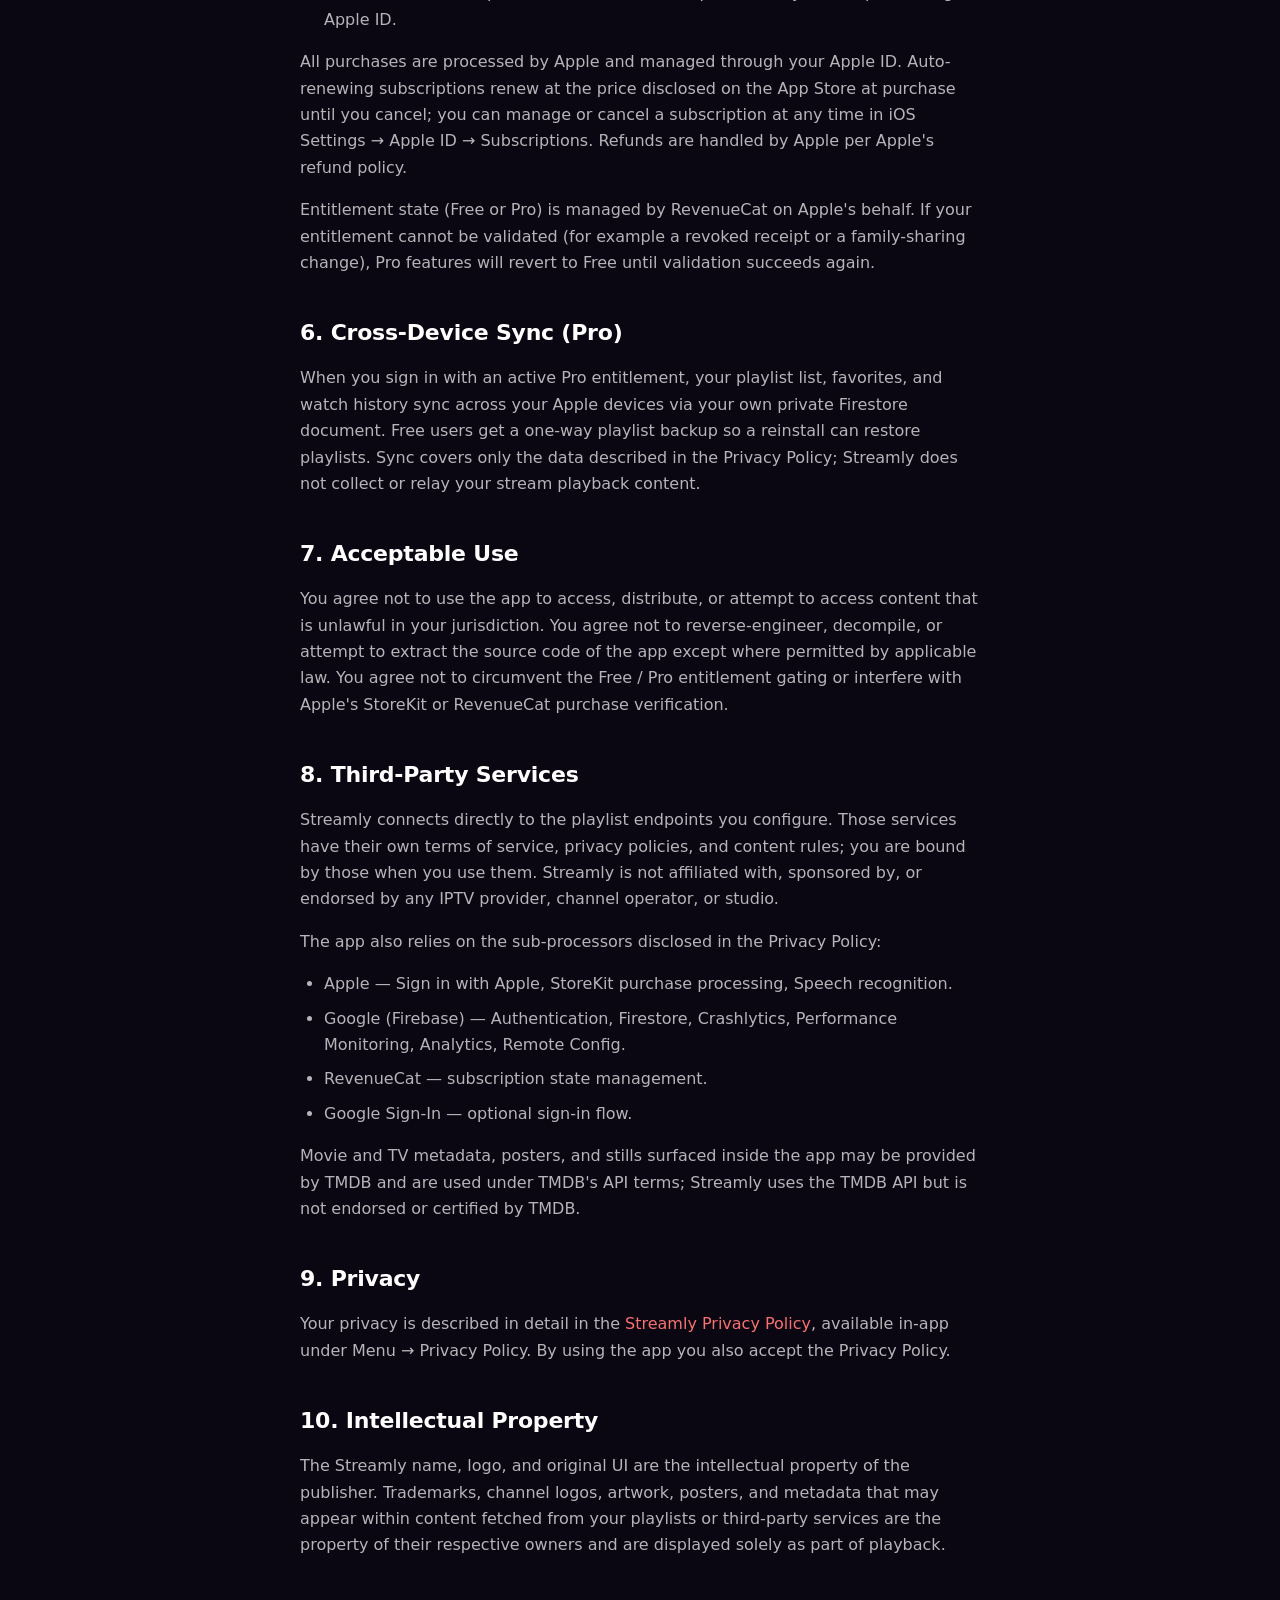
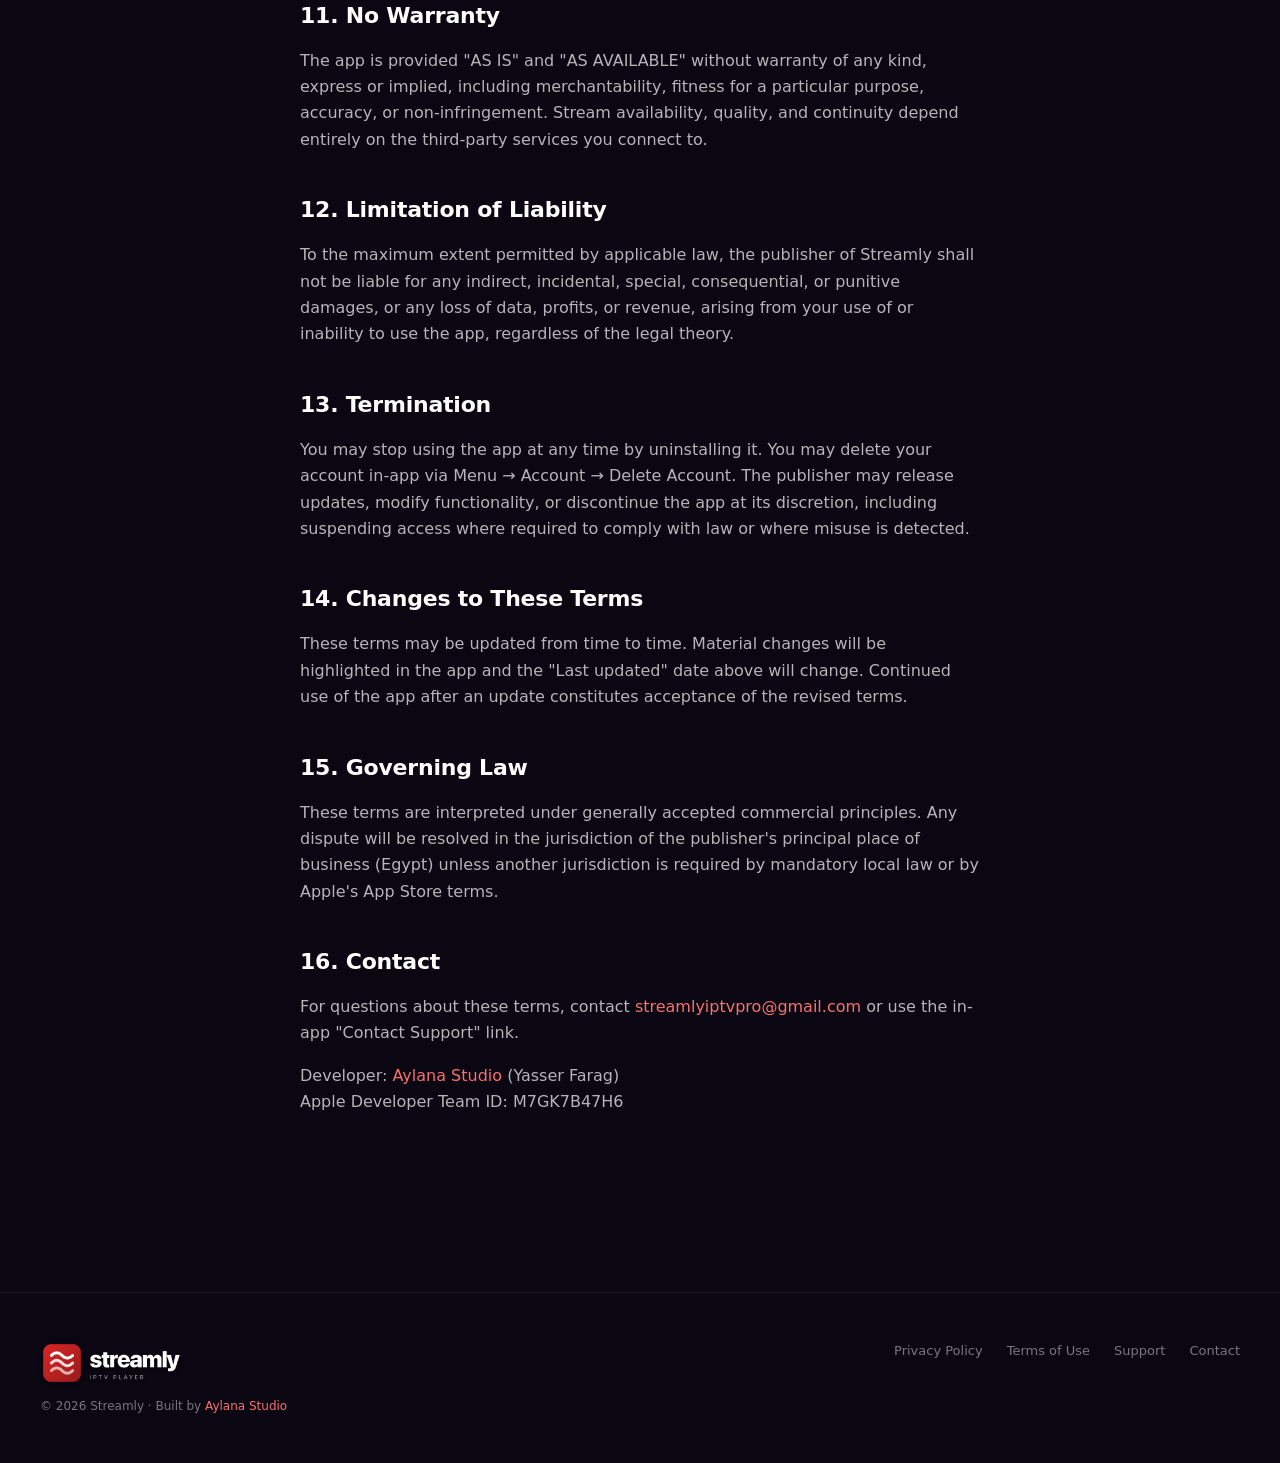
<file: terms.html>
<!doctype html>
<html lang="en">
<head>
<meta charset="utf-8">
<meta name="viewport" content="width=device-width, initial-scale=1">
<title>Terms of Use · Streamly</title>
<meta name="description" content="Streamly's terms of use. The agreement between you and Streamly for using the app.">
<link rel="canonical" href="https://streamly-app.github.io/terms.html">
<meta name="robots" content="index, follow, max-image-preview:large">
<meta property="og:type" content="website">
<meta property="og:site_name" content="Streamly: IPTV Player">
<meta property="og:title" content="Terms of Use · Streamly">
<meta property="og:description" content="Streamly's terms of use. The agreement between you and Streamly for using the app.">
<meta property="og:url" content="https://streamly-app.github.io/terms.html">
<meta property="og:image" content="https://streamly-app.github.io/assets/banners/streamly-og-1200x630.png">
<meta name="twitter:card" content="summary_large_image">
<meta name="theme-color" content="#0A0612">
<link rel="icon" type="image/png" sizes="256x256" href="assets/app-icon-256.png">
<link rel="apple-touch-icon" href="assets/app-icon-256.png">
<link rel="stylesheet" href="styles.css">
</head>
<body>

<nav class="site-nav">
  <a href="index.html" class="logo-img" aria-label="Streamly home">
    <img src="assets/logo-horizontal.png" alt="Streamly">
  </a>
  <div class="nav-links">
    <a href="index.html#features">Features</a>
    <a href="index.html#pricing">Pricing</a>
    <a href="support.html">Support</a>
  </div>
  <a href="https://apps.apple.com/app/id6769753335" target="_blank" rel="noopener" class="cta">⬇ Download</a>
</nav>

<article class="legal-page">
  <h1>Terms &amp; Conditions</h1>
  <div class="meta">Effective date: 2026-05-15 · Last updated: 2026-05-15</div>

  <p>Welcome to Streamly. Please read these Terms &amp; Conditions carefully before using the app. By installing or using Streamly you agree to the terms below.</p>

  <h2>1. About Streamly</h2>
  <p>Streamly is an IPTV player application for iPhone, iPad, Mac, and Apple TV. The app is developed and operated by <a href="https://aylanastudio.github.io">Aylana Studio</a>, the studio name of Yasser Farag, an individual developer based in Egypt (Apple Developer Team ID: M7GK7B47H6). Streamly is a player only — it does not provide, host, distribute, transmit, sell, or curate any audio or video content. All content played through the app is supplied entirely by user-provided playlists or third-party services that the user connects to.</p>

  <h2>2. User-Provided Playlists</h2>
  <p>Streamly accepts standard playlist formats such as Xtream-Codes credentials and M3U URLs. The user is solely responsible for ensuring that:</p>
  <ul>
    <li>The playlists they load are obtained legally;</li>
    <li>They have the right to access the content available through those playlists;</li>
    <li>Their use of the content complies with the laws of their country and with the terms of the underlying provider.</li>
  </ul>
  <p>Streamly does not verify, endorse, or moderate the contents of any playlist.</p>

  <h2>3. Eligibility</h2>
  <p>You must be at least 13 years old (or 16 in the EEA) to use Streamly. By using the app you represent that you meet this minimum age requirement and have the legal capacity to enter into these terms in your jurisdiction.</p>

  <h2>4. Your Account</h2>
  <p>A Streamly account is optional. The core player functionality works without signing in. If you choose to sign in with Apple or Google, your authentication is handled by Firebase Authentication; Streamly never sees your password. Account-linked features include cross-device sync of your playlists, favorites, and watch history, and access to your purchase history across devices. You can sign out, switch accounts, or delete your account at any time from Menu → Account → Delete Account.</p>

  <h2>5. Subscriptions and In-App Purchases</h2>
  <p>Streamly offers an optional Pro tier via in-app purchase on the App Store:</p>
  <ul>
    <li>Auto-renewing monthly and yearly subscriptions (with an introductory free-trial period where offered);</li>
    <li>A one-time Lifetime purchase that unlocks Pro permanently for the purchasing Apple ID.</li>
  </ul>
  <p>All purchases are processed by Apple and managed through your Apple ID. Auto-renewing subscriptions renew at the price disclosed on the App Store at purchase until you cancel; you can manage or cancel a subscription at any time in iOS Settings → Apple ID → Subscriptions. Refunds are handled by Apple per Apple's refund policy.</p>
  <p>Entitlement state (Free or Pro) is managed by RevenueCat on Apple's behalf. If your entitlement cannot be validated (for example a revoked receipt or a family-sharing change), Pro features will revert to Free until validation succeeds again.</p>

  <h2>6. Cross-Device Sync (Pro)</h2>
  <p>When you sign in with an active Pro entitlement, your playlist list, favorites, and watch history sync across your Apple devices via your own private Firestore document. Free users get a one-way playlist backup so a reinstall can restore playlists. Sync covers only the data described in the Privacy Policy; Streamly does not collect or relay your stream playback content.</p>

  <h2>7. Acceptable Use</h2>
  <p>You agree not to use the app to access, distribute, or attempt to access content that is unlawful in your jurisdiction. You agree not to reverse-engineer, decompile, or attempt to extract the source code of the app except where permitted by applicable law. You agree not to circumvent the Free / Pro entitlement gating or interfere with Apple's StoreKit or RevenueCat purchase verification.</p>

  <h2>8. Third-Party Services</h2>
  <p>Streamly connects directly to the playlist endpoints you configure. Those services have their own terms of service, privacy policies, and content rules; you are bound by those when you use them. Streamly is not affiliated with, sponsored by, or endorsed by any IPTV provider, channel operator, or studio.</p>
  <p>The app also relies on the sub-processors disclosed in the Privacy Policy:</p>
  <ul>
    <li>Apple — Sign in with Apple, StoreKit purchase processing, Speech recognition.</li>
    <li>Google (Firebase) — Authentication, Firestore, Crashlytics, Performance Monitoring, Analytics, Remote Config.</li>
    <li>RevenueCat — subscription state management.</li>
    <li>Google Sign-In — optional sign-in flow.</li>
  </ul>
  <p>Movie and TV metadata, posters, and stills surfaced inside the app may be provided by TMDB and are used under TMDB's API terms; Streamly uses the TMDB API but is not endorsed or certified by TMDB.</p>

  <h2>9. Privacy</h2>
  <p>Your privacy is described in detail in the <a href="privacy.html">Streamly Privacy Policy</a>, available in-app under Menu → Privacy Policy. By using the app you also accept the Privacy Policy.</p>

  <h2>10. Intellectual Property</h2>
  <p>The Streamly name, logo, and original UI are the intellectual property of the publisher. Trademarks, channel logos, artwork, posters, and metadata that may appear within content fetched from your playlists or third-party services are the property of their respective owners and are displayed solely as part of playback.</p>

  <h2>11. No Warranty</h2>
  <p>The app is provided "AS IS" and "AS AVAILABLE" without warranty of any kind, express or implied, including merchantability, fitness for a particular purpose, accuracy, or non-infringement. Stream availability, quality, and continuity depend entirely on the third-party services you connect to.</p>

  <h2>12. Limitation of Liability</h2>
  <p>To the maximum extent permitted by applicable law, the publisher of Streamly shall not be liable for any indirect, incidental, special, consequential, or punitive damages, or any loss of data, profits, or revenue, arising from your use of or inability to use the app, regardless of the legal theory.</p>

  <h2>13. Termination</h2>
  <p>You may stop using the app at any time by uninstalling it. You may delete your account in-app via Menu → Account → Delete Account. The publisher may release updates, modify functionality, or discontinue the app at its discretion, including suspending access where required to comply with law or where misuse is detected.</p>

  <h2>14. Changes to These Terms</h2>
  <p>These terms may be updated from time to time. Material changes will be highlighted in the app and the "Last updated" date above will change. Continued use of the app after an update constitutes acceptance of the revised terms.</p>

  <h2>15. Governing Law</h2>
  <p>These terms are interpreted under generally accepted commercial principles. Any dispute will be resolved in the jurisdiction of the publisher's principal place of business (Egypt) unless another jurisdiction is required by mandatory local law or by Apple's App Store terms.</p>

  <h2>16. Contact</h2>
  <p>For questions about these terms, contact <a href="mailto:streamlyiptvpro@gmail.com">streamlyiptvpro@gmail.com</a> or use the in-app "Contact Support" link.</p>
  <p>Developer: <a href="https://aylanastudio.github.io">Aylana Studio</a> (Yasser Farag)<br/>Apple Developer Team ID: M7GK7B47H6</p>
</article>

<footer class="site-footer">
  <div class="inner">
    <div class="brand">
      <a href="index.html" class="logo-img">
        <img src="assets/logo-horizontal.png" alt="Streamly">
      </a>
      <p>© 2026 Streamly · Built by <a href="https://aylanastudio.github.io">Aylana Studio</a></p>
    </div>
    <div class="links">
      <a href="privacy.html">Privacy Policy</a>
      <a href="terms.html">Terms of Use</a>
      <a href="support.html">Support</a>
      <a href="mailto:streamlyiptvpro@gmail.com">Contact</a>
    </div>
  </div>
</footer>

</body>
</html>
</file>
<file: styles.css>
/* Streamly Marketing Website — Shared Styles
   Cinematic Dark theme. Mirrors AppBackground.swift dark palette
   (#0A0612 base + red/purple/blue radial washes). */

* { box-sizing: border-box; margin: 0; padding: 0; }

:root {
  --bg-base: #0A0612;
  --bg-deep: #03040E;
  --surface: #180A28;
  --surface-elevated: #231435;
  --accent: #DC2626;
  --accent-deep: #991B1B;
  --accent-light: #F87171;
  --text: #ffffff;
  --text-2: rgba(255,255,255,0.70);
  --text-3: rgba(255,255,255,0.45);
  --border: rgba(255,255,255,0.08);
  --border-strong: rgba(255,255,255,0.14);
}

html { scroll-behavior: smooth; }
html, body {
  background: var(--bg-base);
  color: var(--text);
  font-family: -apple-system, BlinkMacSystemFont, "SF Pro Display", "Inter", system-ui, sans-serif;
  min-height: 100vh;
  line-height: 1.5;
  -webkit-font-smoothing: antialiased;
  -moz-osx-font-smoothing: grayscale;
}
body {
  background:
    radial-gradient(circle at 50% 18%, #1A0A38 0%, transparent 50%),
    radial-gradient(ellipse at 15% 55%, rgba(90,20,16,0.5) 0%, transparent 60%),
    radial-gradient(circle at 55% 52%, rgba(74,14,46,0.55) 0%, transparent 40%),
    radial-gradient(ellipse at 85% 40%, rgba(14,24,56,0.4) 0%, transparent 65%),
    var(--bg-base);
  background-attachment: fixed;
}

a { color: var(--accent-light); text-decoration: none; transition: color 0.15s; }
a:hover { color: var(--accent); }
::selection { background: var(--accent); color: white; }

/* Navigation */
nav.site-nav {
  position: fixed; top: 0; left: 0; right: 0; z-index: 100;
  padding: 16px 40px;
  display: flex; justify-content: space-between; align-items: center;
  backdrop-filter: blur(20px); -webkit-backdrop-filter: blur(20px);
  background: rgba(10,6,18,0.65);
  border-bottom: 1px solid var(--border);
}
nav.site-nav .logo {
  font-weight: 800; font-size: 22px; letter-spacing: -0.02em;
  color: var(--text); text-decoration: none;
}
nav.site-nav .logo span { color: var(--accent); }
nav.site-nav .nav-links { display: flex; gap: 28px; align-items: center; }
nav.site-nav .nav-links a {
  color: var(--text-2); font-size: 14px; font-weight: 500;
  text-decoration: none;
}
nav.site-nav .nav-links a:hover { color: var(--text); }
nav.site-nav .cta {
  background: var(--accent); color: white;
  padding: 10px 18px; border-radius: 100px;
  font-size: 14px; font-weight: 600;
  text-decoration: none;
  transition: transform 0.2s, background 0.2s;
}
nav.site-nav .cta:hover { transform: translateY(-1px); background: var(--accent-deep); color: white; }

/* Buttons */
.btn {
  display: inline-flex; align-items: center; gap: 10px;
  padding: 14px 28px;
  border-radius: 12px;
  font-weight: 600; font-size: 16px;
  text-decoration: none;
  transition: transform 0.2s, background 0.2s;
  border: 1px solid transparent;
  cursor: pointer;
}
.btn.primary { background: white; color: black; }
.btn.primary:hover { transform: translateY(-2px); color: black; }
.btn.secondary {
  background: rgba(255,255,255,0.08);
  color: white;
  border-color: var(--border-strong);
}
.btn.secondary:hover { background: rgba(255,255,255,0.14); color: white; }
.btn.accent { background: var(--accent); color: white; }
.btn.accent:hover { background: var(--accent-deep); color: white; }
.btn.large { padding: 16px 32px; font-size: 17px; }

/* Footer */
footer.site-footer {
  border-top: 1px solid var(--border);
  padding: 48px 40px;
  color: var(--text-3); font-size: 13px;
  margin-top: 80px;
}
footer.site-footer .inner {
  max-width: 1200px; margin: 0 auto;
  display: grid; grid-template-columns: 1fr 2fr; gap: 40px;
  align-items: start;
}
footer.site-footer .brand .logo {
  font-weight: 800; font-size: 20px; letter-spacing: -0.02em;
  color: var(--text); display: block; margin-bottom: 8px;
}
footer.site-footer .brand .logo span { color: var(--accent); }
footer.site-footer .brand p { color: var(--text-3); font-size: 12px; }
footer.site-footer .links {
  display: flex; gap: 24px; justify-content: flex-end; flex-wrap: wrap;
}
footer.site-footer .links a { color: var(--text-3); text-decoration: none; font-size: 13px; }
footer.site-footer .links a:hover { color: var(--text); }

/* Feature sections */
section.feature-section { padding: 100px 40px; }
section.feature-section .inner {
  max-width: 1200px; margin: 0 auto;
  display: grid; grid-template-columns: 1fr 1fr; gap: 80px;
  align-items: center;
}
section.feature-section.reverse .inner > .copy { order: 2; }
section.feature-section .copy .eyebrow {
  color: var(--accent); font-size: 13px; font-weight: 700;
  letter-spacing: 0.2em; text-transform: uppercase;
  margin-bottom: 20px;
}
section.feature-section .copy h2 {
  font-size: clamp(36px, 4vw, 52px);
  font-weight: 800; letter-spacing: -0.03em;
  line-height: 1.1; margin-bottom: 20px;
}
section.feature-section .copy p {
  font-size: 17px; color: var(--text-2);
  line-height: 1.6;
  margin-bottom: 14px;
}
section.feature-section .copy ul {
  list-style: none; padding-left: 0; margin-top: 16px;
}
section.feature-section .copy ul li {
  font-size: 15px; color: var(--text-2);
  padding-left: 24px; position: relative;
  margin-bottom: 8px; line-height: 1.5;
}
section.feature-section .copy ul li::before {
  content: '→'; color: var(--accent);
  position: absolute; left: 0; top: 0;
}

/* Mock UI containers (deprecated — kept for prototypes folder) */
.mock {
  background: linear-gradient(145deg, rgba(24,10,40,0.7), rgba(10,6,18,0.7));
  border: 1px solid var(--border);
  border-radius: 24px;
  padding: 24px;
  backdrop-filter: blur(20px);
  box-shadow: 0 30px 80px rgba(0,0,0,0.5), 0 0 40px rgba(220,38,38,0.1);
}

/* Responsive-image safety net. The width/height attributes on each <img>
   (added to reserve layout space and kill CLS) act as low-priority
   presentational hints — without this they lock a fixed pixel height and the
   framed screenshots render container-width × fixed-height (stretched).
   height:auto restores proportional scaling. Carousel slides (height:100% +
   object-fit:cover), logos and App Store badges set their own height at higher
   specificity, so they are unaffected. */
img { height: auto; }

/* Phone frame — wraps an iPhone screenshot so it looks like a real device */
.phone-frame {
  display: inline-block;
  padding: 9px;
  background: linear-gradient(145deg, #2a2a2a, #050505);
  border-radius: 44px;
  box-shadow:
    inset 0 0 0 1px rgba(255,255,255,0.10),
    inset 0 0 0 2px rgba(0,0,0,0.4),
    0 40px 80px rgba(0,0,0,0.65),
    0 0 100px rgba(220,38,38,0.10);
  max-width: 300px;
  width: 100%;
  position: relative;
}
.phone-frame img {
  display: block;
  width: 100%;
  border-radius: 36px;
  background: #000;
}
.phone-frame.hero-phone {
  max-width: 340px;
  transform: rotate(-2deg);
  transition: transform 0.4s cubic-bezier(0.2, 0.8, 0.2, 1);
}
.phone-frame.hero-phone:hover { transform: rotate(0deg) scale(1.02); }

/* Apple TV frame — wraps a 1920×1080 tvOS screenshot so it looks like an Apple TV screen.
   Slim black bezel + subtle red glow, evokes a TV set without overdoing chrome. */
.tv-frame {
  display: inline-block;
  padding: 6px;
  background: linear-gradient(145deg, #1a1a1a, #050505);
  border-radius: 14px;
  box-shadow:
    inset 0 0 0 1px rgba(255,255,255,0.10),
    inset 0 0 0 2px rgba(0,0,0,0.5),
    0 40px 80px rgba(0,0,0,0.7),
    0 0 100px rgba(220,38,38,0.10);
  width: 100%;
  max-width: 520px;
  position: relative;
}
.tv-frame img,
.tv-frame .carousel-track {
  display: block;
  width: 100%;
  aspect-ratio: 16 / 9;
  border-radius: 10px;
  background: #000;
}
.tv-frame.large { max-width: 680px; }

/* ─── Carousel ─────────────────────────────────────────────────────────
   Crossfade between full-bleed slides. Auto-rotates every N ms
   (data-autoplay), pauses on hover/focus, respects prefers-reduced-motion.
   Markup pattern:
     <div class="carousel-wrapper">
       <div class="phone-frame">        // or .tv-frame
         <div class="carousel-track" data-carousel data-autoplay="4500">
           <img class="carousel-slide active" src=...>
           <img class="carousel-slide" src=...>
         </div>
       </div>
       <div class="carousel-dots" data-carousel-dots></div>  // dots injected by JS
     </div>
*/
.carousel-wrapper {
  display: flex; flex-direction: column; align-items: center;
  gap: 18px;
  position: relative;
}
.carousel-track {
  position: relative;
  overflow: hidden;
}
.carousel-slide {
  position: absolute; inset: 0;
  width: 100%; height: 100%;
  object-fit: cover;
  opacity: 0;
  transition: opacity 0.5s ease-in-out;
  pointer-events: none;
}
.carousel-slide.active { opacity: 1; }

/* First slide stays in flow to give the track its size before JS hydrates */
.phone-frame .carousel-track .carousel-slide:first-child,
.tv-frame .carousel-track .carousel-slide:first-child {
  position: relative;
}
.phone-frame .carousel-track .carousel-slide:not(:first-child),
.tv-frame .carousel-track .carousel-slide:not(:first-child) {
  position: absolute;
}

.carousel-dots {
  display: flex;
  gap: 8px;
  justify-content: center;
  align-items: center;
}
.carousel-dot {
  width: 8px; height: 8px;
  border-radius: 50%;
  background: rgba(255,255,255,0.22);
  border: 0;
  padding: 0;
  cursor: pointer;
  transition: all 0.25s cubic-bezier(0.2, 0.8, 0.2, 1);
}
.carousel-dot:hover { background: rgba(255,255,255,0.40); }
.carousel-dot.active {
  background: var(--accent);
  width: 26px;
  border-radius: 4px;
}
.carousel-caption {
  font-size: 13px;
  color: var(--text-3);
  letter-spacing: 0.05em;
  text-transform: uppercase;
  min-height: 18px;
  transition: opacity 0.3s;
}

@media (prefers-reduced-motion: reduce) {
  .carousel-slide { transition: none; }
}

/* Phone duo — two phones overlapping for richer mocks */
.phone-duo {
  position: relative;
  display: flex; justify-content: center; align-items: center;
  min-height: 600px;
}
.phone-duo .phone-frame {
  position: absolute;
  max-width: 240px;
}
.phone-duo .phone-frame.back {
  transform: translate(-80px, -30px) rotate(-6deg);
  opacity: 0.75;
  z-index: 1;
}
.phone-duo .phone-frame.front {
  transform: translate(80px, 30px) rotate(4deg);
  z-index: 2;
  box-shadow:
    inset 0 0 0 1px rgba(255,255,255,0.10),
    inset 0 0 0 2px rgba(0,0,0,0.4),
    0 50px 100px rgba(0,0,0,0.7),
    0 0 120px rgba(220,38,38,0.18);
}

/* Rail stack — show multiple rail screenshots stacked for the Recommendations section */
.rail-stack {
  display: flex; flex-direction: column;
  gap: 14px;
  padding: 20px;
  background: linear-gradient(145deg, rgba(24,10,40,0.6), rgba(10,6,18,0.7));
  border: 1px solid var(--border);
  border-radius: 24px;
  backdrop-filter: blur(20px);
  box-shadow: 0 30px 80px rgba(0,0,0,0.5), 0 0 40px rgba(220,38,38,0.10);
}
.rail-stack img {
  display: block; width: 100%; height: auto;
  border-radius: 10px;
  background: #000;
}

/* App Store badge — sized via height; aspect locked */
.app-store-badge {
  display: inline-block;
  height: 56px;
  width: auto;
  transition: transform 0.2s, filter 0.2s;
}
.app-store-badge:hover { transform: translateY(-2px); filter: brightness(1.1); }

/* Brand logo image — the real Streamly logo PNG (icon + "streamly" wordmark + tagline).
   Sized via height so the aspect locks naturally. Drop-shadow on dark background
   keeps the icon and red wordmark crisp without needing a dark-mode variant. */
.logo-img {
  display: flex; align-items: center;
  text-decoration: none;
}
.logo-img img {
  display: block;
  width: auto;
  filter: drop-shadow(0 1px 2px rgba(0,0,0,0.4));
}
nav.site-nav a.logo-img { height: 38px; }
nav.site-nav a.logo-img img { height: 100%; }
footer.site-footer .brand a.logo-img {
  height: 44px;
  margin-bottom: 12px;
}
footer.site-footer .brand a.logo-img img { height: 100%; }

/* Legal page layout */
.legal-page {
  max-width: 760px; margin: 0 auto;
  padding: 140px 40px 80px;
}
.legal-page h1 {
  font-size: clamp(36px, 5vw, 56px);
  font-weight: 800; letter-spacing: -0.03em;
  margin-bottom: 8px;
}
.legal-page .meta {
  color: var(--text-3); font-size: 13px;
  margin-bottom: 48px;
  padding-bottom: 24px;
  border-bottom: 1px solid var(--border);
}
.legal-page h2 {
  font-size: 22px; font-weight: 700;
  margin: 40px 0 16px;
  letter-spacing: -0.01em;
  color: var(--text);
}
.legal-page h3 {
  font-size: 17px; font-weight: 700;
  margin: 24px 0 12px;
  color: var(--text);
}
.legal-page p {
  font-size: 16px; line-height: 1.65;
  color: var(--text-2);
  margin-bottom: 16px;
}
.legal-page ul { padding-left: 24px; margin-bottom: 16px; }
.legal-page li {
  font-size: 16px; line-height: 1.65;
  color: var(--text-2);
  margin-bottom: 8px;
}
.legal-page a { color: var(--accent-light); }

/* FAQ list (support page) */
.faq-list { max-width: 760px; margin: 0 auto; padding: 0 40px; }
.faq-item {
  border-bottom: 1px solid var(--border);
  padding: 24px 0;
}
.faq-item summary {
  font-size: 18px; font-weight: 600;
  color: var(--text);
  cursor: pointer;
  list-style: none;
  display: flex; justify-content: space-between; align-items: center;
}
.faq-item summary::after {
  content: '+'; font-size: 24px; font-weight: 300;
  color: var(--accent); transition: transform 0.2s;
}
.faq-item[open] summary::after { transform: rotate(45deg); }
.faq-item summary::-webkit-details-marker { display: none; }
.faq-item .answer {
  margin-top: 16px;
  color: var(--text-2);
  font-size: 16px; line-height: 1.6;
}
.faq-item .answer p { margin-bottom: 12px; }
.faq-item .answer p:last-child { margin-bottom: 0; }

/* Responsive */
@media (max-width: 768px) {
  nav.site-nav { padding: 12px 20px; }
  nav.site-nav .nav-links { display: none; }
  nav.site-nav .nav-links.always-show { display: flex; gap: 16px; }
  section.feature-section { padding: 60px 20px; }
  section.feature-section .inner { grid-template-columns: 1fr; gap: 40px; }
  section.feature-section.reverse .inner > .copy { order: 0; }
  footer.site-footer { padding: 32px 20px; }
  footer.site-footer .inner { grid-template-columns: 1fr; gap: 24px; }
  footer.site-footer .links { justify-content: flex-start; }
  .legal-page { padding: 100px 20px 60px; }
  .faq-list { padding: 0 20px; }
}
</file>
